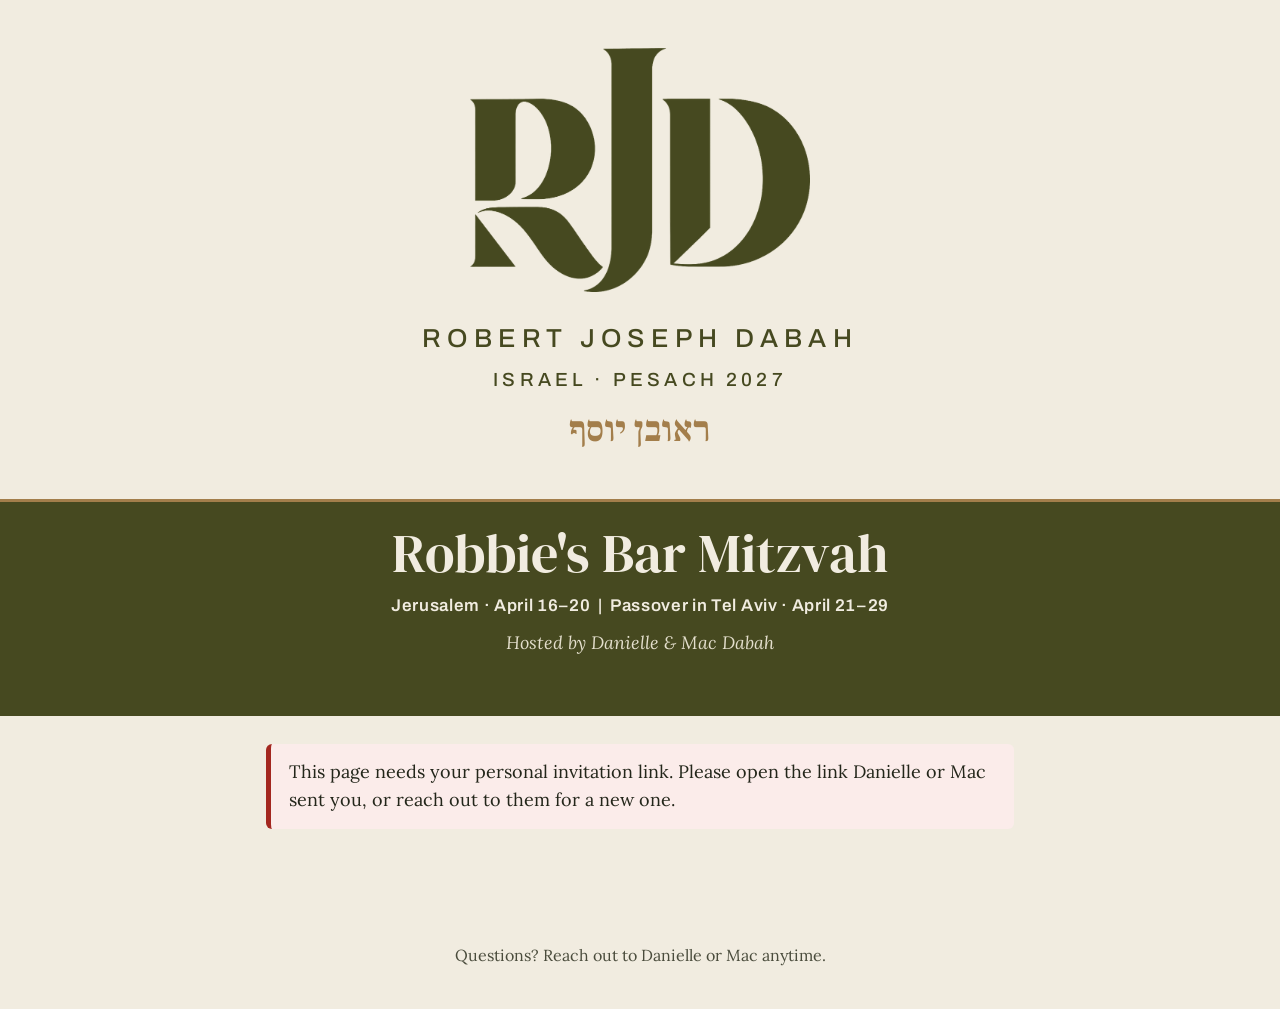
<file: index.html>
<!doctype html>
<html lang="en">
<head>
<meta charset="utf-8">
<meta name="viewport" content="width=device-width, initial-scale=1">
<title>Robbie's Bar Mitzvah</title>
<meta name="theme-color" content="#464920">
<link rel="icon" type="image/png" href="rsvp/img/favicon.png">
<script>location.replace('rsvp/' + location.search + location.hash);</script>
<meta http-equiv="refresh" content="0; url=rsvp/">
<style>body{background:#f1ece0;color:#464920;font-family:Georgia,serif;text-align:center;padding:60px 16px}</style>
</head>
<body><p>Taking you to the RSVP… <a href="rsvp/">continue</a></p></body>
</html>
</file>
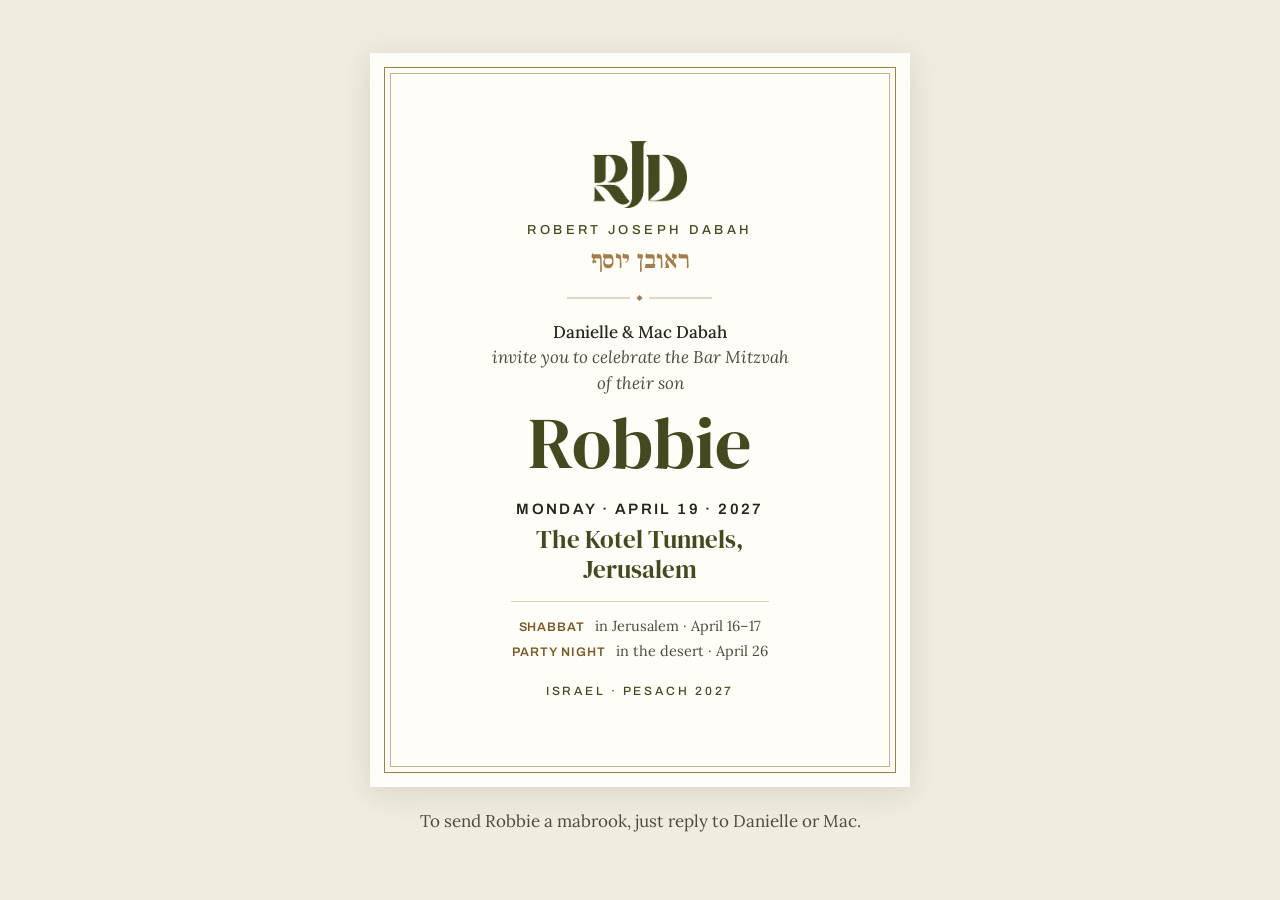
<file: invite/index.html>
<!doctype html>
<html lang="en">
<head>
<meta charset="utf-8">
<meta name="viewport" content="width=device-width, initial-scale=1">
<title>Robbie's Bar Mitzvah · Invitation</title>
<meta name="description" content="Danielle & Mac Dabah invite you to celebrate Robbie's Bar Mitzvah in Jerusalem, Monday, April 19, 2027.">
<meta name="theme-color" content="#464920">
<link rel="icon" type="image/png" href="../rsvp/img/favicon.png">
<link rel="apple-touch-icon" href="../rsvp/img/apple-touch-icon.png">
<meta property="og:type" content="website">
<meta property="og:url" content="https://robbiedabah.com/invite/">
<meta property="og:title" content="Robbie's Bar Mitzvah">
<meta property="og:description" content="Monday, April 19, 2027 · Jerusalem">
<meta property="og:image" content="https://robbiedabah.com/invite/robbie-invitation.png">
<meta property="og:image:width" content="1080">
<meta property="og:image:height" content="1350">
<meta name="twitter:card" content="summary_large_image">
<link rel="preconnect" href="https://fonts.googleapis.com">
<link rel="preconnect" href="https://fonts.gstatic.com" crossorigin>
<link href="https://fonts.googleapis.com/css2?family=Archivo:wght@500;600&family=DM+Serif+Display&family=Frank+Ruhl+Libre:wght@500;700&family=Lora:ital,wght@0,400;0,500;1,400&display=swap" rel="stylesheet">
<style>
  :root {
    --stone: #f1ece0; --paper: #fffdf8; --ink: #23261a; --ink-soft: #4a4c3c;
    --olive: #464920; --gold: #a37e4b; --gold-text: #7a5c2b; --line: #d9d1bd;
    --display: "DM Serif Display", Georgia, serif; --body: "Lora", Georgia, serif;
    --label: "Archivo", "Helvetica Neue", Arial, sans-serif; --hebrew: "Frank Ruhl Libre", "David", serif;
  }
  * { box-sizing: border-box; }
  html { -webkit-text-size-adjust: 100%; }
  body { margin: 0; background: var(--stone); color: var(--ink); font-family: var(--body); line-height: 1.5; }
  .wrap { min-height: 100vh; display: flex; flex-direction: column; align-items: center; justify-content: center; padding: 28px 16px 40px; }

  /* The card is a 4:5 sheet so the saved image fits a phone screen */
  .card {
    width: min(540px, 100%); aspect-ratio: 4 / 5; background: var(--paper);
    box-shadow: 0 6px 30px rgba(35, 38, 26, .12); position: relative;
    display: flex; flex-direction: column; align-items: center; justify-content: center; text-align: center;
    padding: 7% 9%;
  }
  .card::before, .card::after { content: ''; position: absolute; pointer-events: none; }
  .card::before { inset: 14px; border: 1.5px solid var(--gold); }
  .card::after { inset: 20px; border: .75px solid var(--gold); opacity: .6; }

  .logo { width: 30%; height: auto; display: block; margin: 0 auto 4%; }
  .fullname { font-family: var(--label); font-weight: 500; letter-spacing: .26em; text-transform: uppercase; color: var(--olive); font-size: clamp(11px, 2.4vw, 13px); margin: 0; }
  .hebrew { font-family: var(--hebrew); font-weight: 700; color: var(--gold); font-size: clamp(20px, 4.6vw, 25px); margin: 1% 0 0; line-height: 1.3; }
  .orn { width: 46%; height: 12px; margin: 5% auto; display: block; }
  .hosts { font-family: var(--body); font-style: italic; color: var(--ink-soft); font-size: clamp(14px, 3.3vw, 17px); margin: 0; }
  .hosts strong { font-style: normal; font-weight: 500; color: var(--ink); }
  .name { font-family: var(--display); font-weight: 400; color: var(--olive); font-size: clamp(46px, 13vw, 72px); line-height: 1; margin: 3.5% 0 1%; }
  .who { font-family: var(--body); font-style: italic; color: var(--ink-soft); font-size: clamp(13px, 3vw, 15px); margin: 0; }
  .date { font-family: var(--label); font-weight: 600; letter-spacing: .16em; text-transform: uppercase; color: var(--ink); font-size: clamp(12px, 2.9vw, 15px); margin: 5% 0 1%; }
  .place { font-family: var(--display); color: var(--olive); font-size: clamp(19px, 4.6vw, 25px); margin: 0; line-height: 1.2; }
  .more { margin: 5.5% 0 0; padding: 4% 0 0; border-top: 1px solid var(--line); width: 82%; }
  .more p { margin: 0 0 1.5%; font-size: clamp(12px, 2.8vw, 14.5px); color: var(--ink-soft); }
  .more b { font-family: var(--label); font-weight: 600; letter-spacing: .08em; text-transform: uppercase; font-size: .86em; color: var(--gold-text); margin-right: 6px; }
  .foot { font-family: var(--label); font-weight: 500; letter-spacing: .24em; text-transform: uppercase; color: var(--olive); font-size: clamp(10px, 2.2vw, 12px); margin: 5% 0 0; }

  .note { max-width: 540px; text-align: center; color: var(--ink-soft); font-size: 17px; margin: 22px 0 0; }

  /* Image mode: the card alone, edge to edge, for the saved picture */
  body.shot { background: var(--paper); }
  body.shot .wrap { padding: 0; min-height: 0; }
  body.shot .card { width: 540px; box-shadow: none; }
  body.shot .note { display: none; }
</style>
</head>
<body>
<main class="wrap">
  <article class="card" aria-label="Invitation to Robbie's Bar Mitzvah">
    <img class="logo" src="../rsvp/img/rjd-olive.png" alt="RJD monogram" width="900" height="645">
    <p class="fullname">Robert Joseph Dabah</p>
    <p class="hebrew" lang="he" dir="rtl">ראובן יוסף</p>
    <svg class="orn" viewBox="0 0 240 12" aria-hidden="true"><line x1="0" y1="6" x2="104" y2="6" stroke="#a37e4b" stroke-width="1"/><path d="M120 1 L125 6 L120 11 L115 6 Z" fill="#a37e4b"/><line x1="136" y1="6" x2="240" y2="6" stroke="#a37e4b" stroke-width="1"/></svg>
    <p class="hosts"><strong>Danielle &amp; Mac Dabah</strong><br>invite you to celebrate the Bar Mitzvah of their son</p>
    <h1 class="name">Robbie</h1>
    <p class="date">Monday · April 19 · 2027</p>
    <p class="place">The Kotel Tunnels, Jerusalem</p>
    <div class="more">
      <p><b>Shabbat</b> in Jerusalem · April 16–17</p>
      <p><b>Party Night</b> in the desert · April 26</p>
    </div>
    <p class="foot">Israel · Pesach 2027</p>
  </article>
  <p class="note">To send Robbie a mabrook, just reply to Danielle or Mac.</p>
</main>
<script>if (new URLSearchParams(location.search).has('shot')) document.body.classList.add('shot');</script>
</body>
</html>
</file>
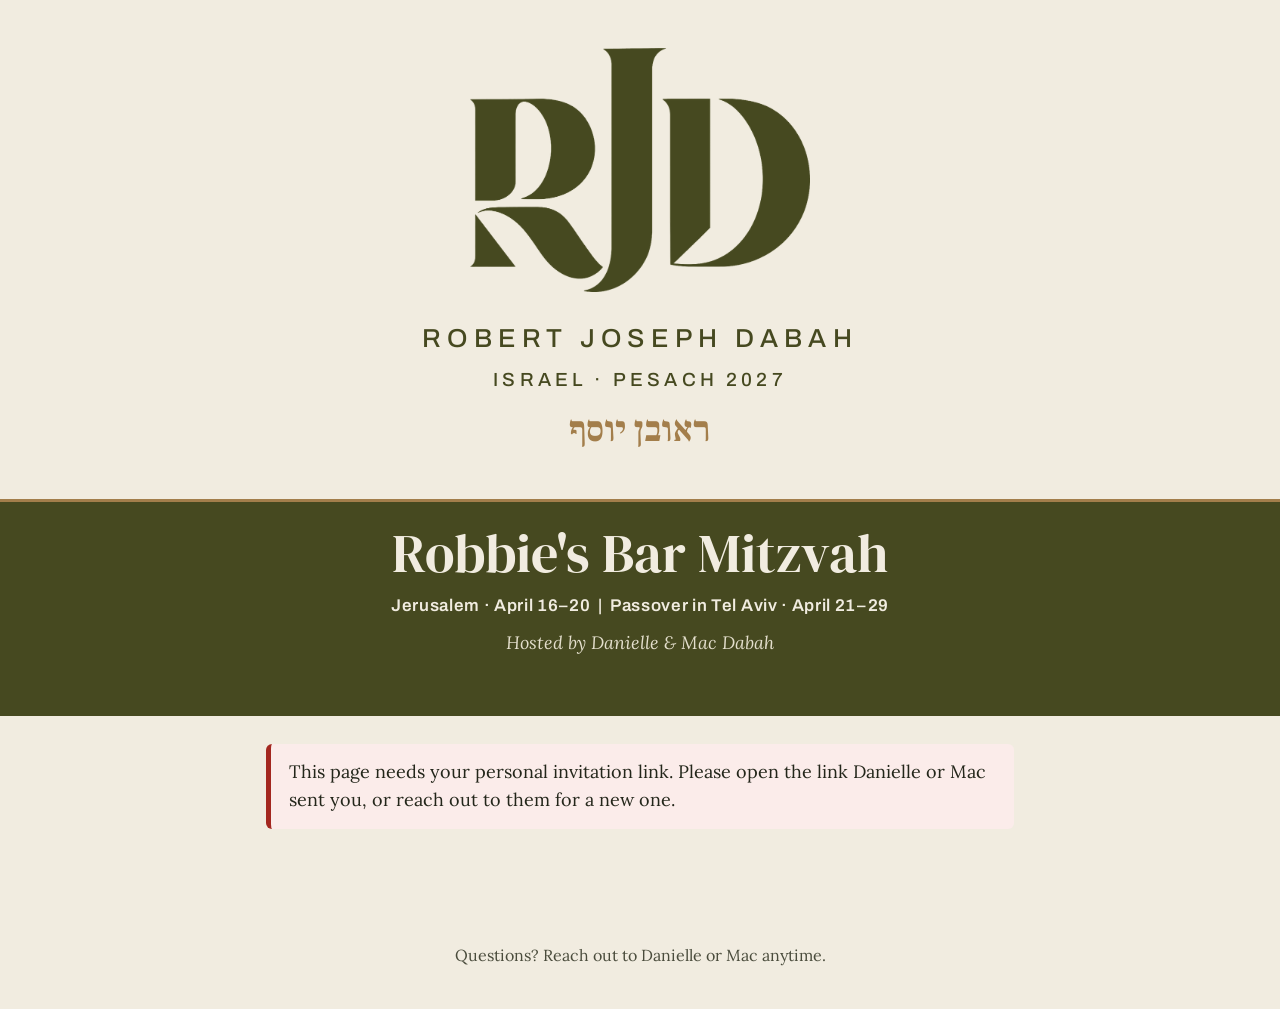
<file: rsvp/index.html>
<!doctype html>
<html lang="en">
<head>
<meta charset="utf-8">
<meta name="viewport" content="width=device-width, initial-scale=1">
<title>Robbie's Bar Mitzvah · RSVP</title>
<meta name="description" content="RSVP for Robbie's Bar Mitzvah in Jerusalem and Passover in Tel Aviv, April 2027.">
<meta name="theme-color" content="#464920">
<link rel="icon" type="image/png" href="img/favicon.png">
<link rel="apple-touch-icon" href="img/apple-touch-icon.png">
<meta property="og:title" content="Robbie's Bar Mitzvah">
<meta property="og:description" content="Jerusalem & Tel Aviv · April 2027">
<meta property="og:image" content="img/icon-512.png">
<link rel="preconnect" href="https://fonts.googleapis.com">
<link rel="preconnect" href="https://fonts.gstatic.com" crossorigin>
<link href="https://fonts.googleapis.com/css2?family=Archivo:wght@500;600;700&family=DM+Serif+Display&family=Frank+Ruhl+Libre:wght@700&family=Lora:ital,wght@0,400;0,600;1,400&display=swap" rel="stylesheet">
<link rel="stylesheet" href="style.css">
</head>
<body>

<header class="hero">
  <img class="logo" src="img/rjd-olive.png" alt="RJD monogram" width="900" height="645">
  <p class="fullname">Robert Joseph Dabah</p>
  <p class="place">Israel · Pesach 2027</p>
  <p class="hebrew" lang="he" dir="rtl">ראובן יוסף</p>
</header>
<div class="band">
  <h1>Robbie's Bar Mitzvah</h1>
  <p class="when">Jerusalem · April 16–20 &nbsp;|&nbsp; Passover in Tel Aviv · April 21–29</p>
  <p class="host">Hosted by Danielle &amp; Mac Dabah</p>
</div>

<main>
  <div id="noInvite" class="banner warn hidden" style="margin-top:28px">This page needs your personal invitation link. Please open the link Danielle or Mac sent you, or reach out to them for a new one.</div>

  <div id="wizard" class="hidden">

    <!-- ===== Welcome ===== -->
    <section class="card step" data-step="welcome" style="margin-top:-36px;position:relative">
      <p class="step-label" id="greeting">You're invited</p>
      <h2>Celebrate with us in Israel</h2>
      <p class="lede">Robbie becomes a Bar Mitzvah in Jerusalem on Monday, April 19, and we’d love for you to be there. Please reply by <strong>Tuesday, December 15</strong>.</p>
      <div class="field attend-field">
        <span class="label">Will you be joining us? <span class="req">*</span></span>
        <div class="choices" data-group="attending">
          <button type="button" class="choice" data-value="yes"><span class="dot"></span>Yes, we'll be there</button>
          <button type="button" class="choice" data-value="maybe"><span class="dot"></span>Hoping to, still figuring it out</button>
          <button type="button" class="choice" data-value="no"><span class="dot"></span>Sadly, we can't make it</button>
        </div>
      </div>
      <div class="hidden" id="declineBox">
        <div class="field">
          <label for="decline_note">We'll miss you. Would you like to leave a mabrook for Robbie and the family?</label>
          <textarea id="decline_note" maxlength="3000" placeholder="Optional"></textarea>
        </div>
        <div class="step-nav"><span class="spacer"></span><button type="button" class="btn" id="declineSend">Send</button></div>
        <p class="error-msg hidden" id="declineError"></p>
      </div>
      <div id="welcomeSchedule">
        <p class="hint hidden" id="schedHint" style="font-size:17px;margin:0 0 6px">Wonderful. Here’s the full schedule, so you can decide how much of it you’d like to join. When you’re ready, tap Next at the bottom.</p>
        <hr class="rule">
        <p class="lede">We begin with Shabbat in Jerusalem on Friday, April 16. Robbie becomes a Bar Mitzvah on Monday, April 19, two days before Passover, and the celebrations continue in Tel Aviv. Tap each section to see the details.</p>
        <details class="acc">
          <summary><span class="acc-t"><span class="acc-h">🎉 The Bar Mitzvah celebrations</span><span class="acc-sub">April 16–21, plus Party Night on April 26</span></span><span class="acc-i" aria-hidden="true"></span></summary>
          <div class="acc-body"><ul class="schedule" id="celebrationList"></ul></div>
        </details>
        <details class="acc">
          <summary><span class="acc-t"><span class="acc-h">🌊 Passover in Tel Aviv</span><span class="acc-sub">April 21–29 at the David InterContinental</span></span><span class="acc-i" aria-hidden="true"></span></summary>
          <div class="acc-body">
            <p class="acc-intro">We're staying on at the David InterContinental for the holiday. Join us for all of it, the first half, or the second half.</p>
            <ul class="schedule" id="passoverList"></ul>
          </div>
        </details>
        <p id="moneyNote" class="hint hidden" style="font-size:17px;margin-top:18px"></p>
        <p style="margin:22px 0 0">The rest of the RSVP takes about five minutes. Once it’s sent, you can come back to this same link anytime to make changes.</p>
        <div class="step-nav"><span class="spacer"></span><button type="button" class="btn" data-next id="welcomeNext">Next: your details</button></div>
      </div>
    </section>

    <!-- ===== Step 1 · Contact ===== -->
    <section class="card step" data-step="contact">
      <div class="progress" data-progress></div>
      <p class="step-label">Step 1 of 6</p>
      <h2><span class="ico">👋</span> Your details</h2>
      <p class="lede">The main contact for your family.</p>
      <p class="invite-for">Invitation for <strong id="familyLabel"></strong></p>
      <input type="hidden" id="household_name">
      <div class="field">
        <label for="contact_name">Your full name <span class="req">*</span></label>
        <input type="text" id="contact_name" maxlength="120" autocomplete="name">
      </div>
      <div class="grid2">
        <div class="field">
          <label for="email">Email <span class="req">*</span></label>
          <input type="email" id="email" maxlength="200" autocomplete="email">
        </div>
        <div class="field">
          <label for="phone">Mobile phone <span class="req">*</span></label>
          <input type="tel" id="phone" maxlength="40" autocomplete="tel" placeholder="+1 917 555 0100">
        </div>
      </div>
      <div class="step-nav"><button type="button" class="btn secondary" data-back>Back</button><button type="button" class="btn" data-next id="contactNext">Next: your party</button></div>
    </section>

    <!-- ===== Step 2 · Party ===== -->
    <section class="card step" data-step="party">
      <div class="progress" data-progress></div>
      <p class="step-label">Step 2 of 6</p>
      <h2><span class="ico">👨‍👩‍👧‍👦</span> Who's in your party</h2>
      <div class="banner" id="partyFor"></div>
      <p class="lede">List everyone traveling with you, including yourself. We need an email and mobile number for every adult, and for any child who has their own. We’re building a trip app, and everyone will get their own login for the schedule, flights and updates.</p>
      <span class="label">Adults</span>
      <div id="adults"></div>
      <button type="button" class="add-btn" id="addAdult">＋ Add an adult</button>
      <hr class="rule">
      <span class="label">Children</span>
      <div id="kids"></div>
      <button type="button" class="add-btn" id="addKid">＋ Add a child</button>
      <p class="party-total" id="partyTotal"></p>
      <div class="step-nav"><button type="button" class="btn secondary" data-back>Back</button><button type="button" class="btn" data-next>Next: your dates</button></div>
    </section>

    <!-- ===== Step 3 · Dates ===== -->
    <section class="card step" data-step="dates">
      <div class="progress" data-progress></div>
      <p class="step-label">Step 3 of 6</p>
      <h2><span class="ico">🗓️</span> Your dates</h2>
      <div id="datesBody">
        <div class="field">
          <span class="label">Do you know your travel dates yet? <span class="req">*</span></span>
          <div class="choices two" data-group="dates_known">
            <button type="button" class="choice" data-value="yes"><span class="dot"></span>Yes</button>
            <button type="button" class="choice" data-value="no"><span class="dot"></span>Not yet</button>
          </div>
        </div>
        <div id="datesYes" class="hidden">
          <div class="grid2">
            <div class="field">
              <label for="arrival_date">Arriving in Israel <span class="req">*</span></label>
              <input type="date" id="arrival_date" min="2027-04-01" max="2027-05-15">
            </div>
            <div class="field">
              <label for="departure_date">Leaving Israel <span class="req">*</span></label>
              <input type="date" id="departure_date" min="2027-04-01" max="2027-05-15">
            </div>
          </div>
          <p class="hint" id="dateHint">You're welcome from Friday, April 16, for Shabbat in Jerusalem. Passover ends Thursday night, April 29.</p>
        </div>
        <div id="datesNo" class="hidden">
          <div class="field">
            <span class="label">What are you planning? <span class="req">*</span></span>
            <div class="choices two" data-group="trip_plan">
              <button type="button" class="choice" data-value="bm_only"><span class="dot"></span>The Bar Mitzvah celebrations only</button>
              <button type="button" class="choice" data-value="passover_full"><span class="dot"></span>Bar Mitzvah + all of Passover</button>
              <button type="button" class="choice" data-value="passover_first"><span class="dot"></span>Bar Mitzvah + first half of Passover (about Apr 21–25)</button>
              <button type="button" class="choice" data-value="passover_second"><span class="dot"></span>Bar Mitzvah + second half of Passover (about Apr 25–29)</button>
              <button type="button" class="choice" data-value="unsure"><span class="dot"></span>Not sure yet</button>
            </div>
          </div>
          <div class="field hidden" id="interestField">
            <span class="label">Would you be interested in staying for Passover in Tel Aviv? <span class="req">*</span></span>
            <div class="choices" data-group="passover_interest">
              <button type="button" class="choice" data-value="yes"><span class="dot"></span>Yes</button>
              <button type="button" class="choice" data-value="maybe"><span class="dot"></span>Maybe</button>
              <button type="button" class="choice" data-value="no"><span class="dot"></span>No</button>
            </div>
          </div>
        </div>
        <hr class="rule">
        <div id="flightBlock">
        <div class="field">
          <span class="label">Have you booked your flights?</span>
          <div class="choices" data-group="flights_booked">
            <button type="button" class="choice" data-value="yes"><span class="dot"></span>Yes, all of us</button>
            <button type="button" class="choice" data-value="some"><span class="dot"></span>Some of us</button>
            <button type="button" class="choice" data-value="no"><span class="dot"></span>Not yet</button>
          </div>
          <p class="hint">No rush. After you send your RSVP, you can open this same link anytime to add or change your flights.</p>
        </div>
        <div id="flightBuilder" class="hidden">
          <div class="fl-section">
            <h3 class="fl-title">✈️ Arriving in Israel</h3>
            <div id="fl-arrive"></div>
            <button type="button" class="add-btn" data-addflight="arrive">＋ Add another arriving flight</button>
          </div>
          <div class="fl-section">
            <h3 class="fl-title">🛫 Leaving Israel</h3>
            <p class="hint fl-note">Haven't booked your way home yet? Leave this blank and add it later.</p>
            <div id="fl-depart"></div>
            <button type="button" class="add-btn" data-addflight="depart">＋ Add another departing flight</button>
          </div>
        </div>
        <datalist id="airlines"></datalist>
        <div class="field">
          <label for="flight_notes">Anything else about your travel? <span class="opt">(optional)</span></label>
          <textarea id="flight_notes" maxlength="1000" placeholder="For example, a connection through Paris, or grandparents flying in on a different day"></textarea>
        </div>
        <div class="field">
          <span class="label">Airport VIP service &amp; transfers</span>
          <div class="choices" data-group="wants_transfer">
            <button type="button" class="choice" data-value="yes"><span class="dot"></span>Yes, please book for us</button>
            <button type="button" class="choice" data-value="no"><span class="dot"></span>No, we'll handle it</button>
            <button type="button" class="choice" data-value="unsure"><span class="dot"></span>Not sure yet</button>
          </div>
          <p class="hint" id="transferHint">VIP meet-and-greet through the airport plus a private car to the hotel, arriving and departing.</p>
        </div>
        </div>
      </div>
      <div class="step-nav"><button type="button" class="btn secondary" data-back>Back</button><button type="button" class="btn" data-next id="datesNext">Next: hotels</button></div>
    </section>

    <!-- ===== Step 4 · Hotels ===== -->
    <section class="card step" data-step="hotels">
      <div class="progress" data-progress></div>
      <p class="step-label">Step 4 of 6</p>
      <h2><span class="ico">🏨</span> Hotels</h2>
      <p class="lede" id="hotelLede"></p>
      <div id="hotelBlocks"></div>
      <div class="field hidden" id="adjoinField">
        <span class="label">Do your rooms need to be adjoining?</span>
        <div class="choices" data-group="rooms_adjoining">
          <button type="button" class="choice" data-value="yes"><span class="dot"></span>Yes, they need to connect</button>
          <button type="button" class="choice" data-value="preferred"><span class="dot"></span>Would be nice</button>
          <button type="button" class="choice" data-value="no"><span class="dot"></span>Doesn't matter</button>
        </div>
      </div>
      <div class="field">
        <label for="room_notes">Anything else about your rooms?</label>
        <textarea id="room_notes" maxlength="1000" placeholder="Cribs, rollaway beds, high or low floor, accessibility"></textarea>
      </div>
      <div class="step-nav"><button type="button" class="btn secondary" data-back>Back</button><button type="button" class="btn" data-next>Next: events</button></div>
    </section>

    <!-- ===== Step 5 · Events ===== -->
    <section class="card step" data-step="events">
      <div class="progress" data-progress></div>
      <p class="step-label">Step 5 of 6</p>
      <h2><span class="ico">🎉</span> Which events will you join?</h2>
      <p class="lede">For each one, choose <strong>Everyone</strong>, <strong>Some of us</strong> (then tell us how many), or <strong>Skip</strong>.</p>
      <div class="key hidden" id="costKey">
        <span class="hosted">🎁 Hosted</span>
        <span class="pp" id="keyPP">🧾 Per-person price to follow</span>
      </div>
      <div class="quick">
        <p>Your whole party is coming to everything listed?</p>
        <button type="button" class="btn secondary" id="allEverything">We're in for everything</button>
      </div>
      <div id="eventsList"></div>
      <div class="step-nav"><button type="button" class="btn secondary" data-back>Back</button><button type="button" class="btn" data-next>Next: review</button></div>
    </section>

    <!-- ===== Step 6 · Review ===== -->
    <section class="card step review" data-step="review">
      <div class="progress" data-progress></div>
      <p class="step-label">Step 6 of 6</p>
      <h2><span class="ico">✅</span> Review &amp; send</h2>
      <div id="reviewBody"></div>
      <hr class="rule">
      <div class="field">
        <label for="notes">Questions or notes for us</label>
        <textarea id="notes" maxlength="3000" placeholder="Anything we should know"></textarea>
      </div>
      <div class="step-nav"><button type="button" class="btn secondary" data-back>Back</button><button type="button" class="btn" id="submitBtn">Send my RSVP</button></div>
      <p class="error-msg hidden" id="submitError"></p>
    </section>

    <p class="error-msg hidden" id="stepError" style="text-align:center"></p>
  </div>

  <!-- ===== Event-only invite (short form) ===== -->
  <section class="card hidden" id="eventOnly" style="margin-top:-36px;position:relative">
    <p class="step-label">You're invited</p>
    <h2 id="eoTitle">Please join us</h2>
    <p class="lede" id="eoLede"></p>
    <div id="eoEvents"></div>
    <hr class="rule">
    <div class="field">
      <label for="eo_name">Your name <span class="req">*</span></label>
      <input type="text" id="eo_name" maxlength="120" autocomplete="name">
    </div>
    <div class="grid2">
      <div class="field"><label for="eo_phone">Mobile</label><input type="tel" id="eo_phone" maxlength="40" autocomplete="tel"></div>
      <div class="field"><label for="eo_email">Email</label><input type="email" id="eo_email" maxlength="200" autocomplete="email"></div>
    </div>
    <p class="hint" style="margin-top:-8px">Optional, just in case we need to reach you.</p>
    <div class="field" style="margin-top:18px">
      <label for="eo_notes">A note for Robbie and the family, or anything we should know</label>
      <textarea id="eo_notes" maxlength="3000"></textarea>
    </div>
    <div class="step-nav"><span class="spacer"></span><button type="button" class="btn" id="eoSubmit">Send my RSVP</button></div>
    <p class="error-msg hidden" id="eoError"></p>
  </section>

  <section class="card thanks hidden" id="thanks" style="margin-top:-36px;position:relative">
    <h2><span class="ico">🎉</span> Thank you</h2>
    <p id="thanksMsg">We've got your RSVP.</p>
    <p>If anything changes, just open this same link again to update your RSVP.</p>
  </section>

  <section class="card review hidden" id="received" style="margin-top:-36px;position:relative">
    <p class="step-label">Welcome back</p>
    <h2><span class="ico">✅</span> We have your RSVP</h2>
    <p class="lede">Here’s what you sent us. Plans change, so you can update it here anytime.</p>
    <div class="step-nav" style="margin:0 0 18px"><span class="spacer"></span><button type="button" class="btn" id="changeRsvpBtn">✏️ Change my RSVP</button></div>
    <p class="saved-msg hidden" id="flightsSaved">✓ Your flights are saved.</p>
    <div id="receivedBody"></div>
    <div id="flightsCta" class="hidden">
      <hr class="rule">
      <p style="margin:0 0 14px">Booked your flights, or need to change them? You can update them here anytime.</p>
      <button type="button" class="btn" id="editFlightsBtn">✈️ Add or update flights</button>
    </div>
  </section>

  <section class="card hidden" id="flightsOnly" style="margin-top:-36px;position:relative">
    <p class="step-label">Your flights</p>
    <h2><span class="ico">✈️</span> Add or update flights</h2>
    <p class="lede">Only your flights and airport transfers change here. The rest of your RSVP stays as it is.</p>
    <div id="flightsOnlyBody"></div>
    <div class="step-nav"><button type="button" class="btn secondary" id="flightsCancel">Cancel</button><button type="button" class="btn" id="flightsSave">Save my flights</button></div>
    <p class="error-msg hidden" id="flightsError"></p>
  </section>
</main>

<footer>Questions? Reach out to Danielle or Mac anytime.</footer>

<script>
const SUPABASE_URL = 'https://khzwtkdzeygvbodtkovr.supabase.co';
const SUPABASE_KEY = 'sb_publishable_taprzRIuug3k_cv_4enseg_sr6SBBq1';
const CODE_KEY = 'robbie_invite_code';
const STEPS = ['welcome', 'contact', 'party', 'dates', 'hotels', 'events', 'review'];

const HOTELS = {
  jerusalem: {
    key: 'hotel_jerusalem', name: 'King David Hotel', city: 'Jerusalem', dates: 'Fri, April 16 – Tue, April 20',
    types: ['Deluxe Room, New City view', 'Deluxe Room, Old City view', 'Family Room (up to 4)', 'Garden Room', 'Junior Suite', 'Mini Suite', 'Executive Suite']
  },
  telaviv: {
    key: 'hotel_telaviv', name: 'David InterContinental', city: 'Tel Aviv', dates: 'From Tue, April 20, through Passover',
    types: ['Classic Room', 'Classic Room + child', 'Premium Executive Room', 'Premium Club Room', 'Jaffa Suite', 'Mediterranean Suite', 'Royal Suite', 'Presidential Suite']
  }
};
const DAY_LABELS = {
  '2027-04-16': 'Shabbat · Jerusalem', '2027-04-17': 'Shabbat · Jerusalem', '2027-04-18': 'Jerusalem', '2027-04-19': 'Bar Mitzvah Day · Jerusalem', '2027-04-20': 'Jerusalem to Tel Aviv',
  '2027-04-21': 'Erev Pesach · Tel Aviv', '2027-04-22': 'First day of Passover', '2027-04-23': 'Second day of Passover · Shabbat begins',
  '2027-04-24': 'Shabbat Chol Hamoed', '2027-04-25': 'Chol Hamoed', '2027-04-26': 'Chol Hamoed', '2027-04-27': 'Chol Hamoed · last days begin at night',
  '2027-04-28': 'Seventh day of Passover', '2027-04-29': 'Last day of Passover · holiday ends at night'
};

const $ = (id) => document.getElementById(id);
const state = { attending: null, dates_known: null, trip_plan: null, passover_interest: null, flights_booked: null, wants_transfer: null,
  hotel_jerusalem: null, hotel_telaviv: null, rooms_adjoining: null, rooms: { jerusalem: [], telaviv: [] }, events: {}, flights: [] };
let EVENTS = [];
let inviteCode = null, hasRsvp = false, stepIdx = 0;
let PAYS = { rooms: false, transfers: false, meals: false, activities: false };

function rpc(fn, body) {
  return fetch(`${SUPABASE_URL}/rest/v1/rpc/${fn}`, {
    method: 'POST', headers: { apikey: SUPABASE_KEY, 'Content-Type': 'application/json' }, body: JSON.stringify(body)
  }).then(async (r) => {
    const data = await r.json().catch(() => null);
    if (!r.ok) throw new Error((data && data.message) || 'Something went wrong');
    return data;
  });
}
function lsGet(k) { try { return localStorage.getItem(k); } catch (e) { return null; } }
function lsSet(k, v) { try { localStorage.setItem(k, v); } catch (e) {} }
function esc(s) { return String(s ?? '').replace(/[&<>"']/g, c => ({ '&': '&amp;', '<': '&lt;', '>': '&gt;', '"': '&quot;', "'": '&#39;' }[c])); }
function fmtShort(iso) { const d = new Date(iso + 'T12:00:00'); return d.toLocaleDateString('en-US', { weekday: 'short', month: 'short', day: 'numeric' }); }
function fmtLong(iso) { const d = new Date(iso + 'T12:00:00'); return d.toLocaleDateString('en-US', { weekday: 'long', month: 'long', day: 'numeric' }); }
function plural(n, one, many) { return `${n} ${n === 1 ? one : many}`; }

/* ---------- money wording (only for families paying for something) ---------- */
function anyPaid() { return PAYS.rooms || PAYS.transfers || PAYS.meals || PAYS.activities; }
function joinList(a) { return a.length < 2 ? a.join('') : a.slice(0, -1).join(', ') + ' and ' + a[a.length - 1]; }
function costLine(e) {
  if (!anyPaid()) return '';
  if (e.cost_type === 'hosted') return '<p class="cost hosted">🎁 Hosted</p>';
  if (e.comp_category && PAYS[e.comp_category]) return '<p class="cost pp">🧾 Per-person price to follow</p>';
  return '';
}
function applyWording() {
  const paid = anyPaid();
  $('costKey').classList.toggle('hidden', !paid);
  $('keyPP').classList.toggle('hidden', !(PAYS.meals || PAYS.activities));
  if (paid) {
    const items = [];
    if (PAYS.meals && PAYS.activities) items.push('the Passover meals and activities you sign up for');
    else if (PAYS.meals) items.push('the Passover meals you sign up for');
    else if (PAYS.activities) items.push('the Passover activities you sign up for');
    if (PAYS.rooms) items.push('your hotel rooms');
    if (PAYS.transfers) items.push('airport VIP service and transfers');
    $('moneyNote').textContent = `The Bar Mitzvah celebrations are hosted. Once the numbers are final, we’ll send you pricing for ${joinList(items)}. Nothing you choose here is a commitment yet.`;
    $('moneyNote').classList.remove('hidden');
  }
  if (PAYS.transfers) $('transferHint').textContent = 'VIP meet-and-greet through the airport plus a private car to the hotel, arriving and departing. Priced per family.';
}

/* ---------- segmented choices ---------- */
function clearErrors() { ['stepError', 'declineError', 'flightsError'].forEach(id => $(id) && $(id).classList.add('hidden')); }
document.addEventListener('input', (e) => { if (e.target.classList) e.target.classList.remove('invalid'); clearErrors(); });
function setChoice(group, value) {
  state[group] = value; clearErrors();
  document.querySelectorAll(`.choices[data-group="${group}"]`).forEach(g => {
    g.classList.remove('invalid');
    g.querySelectorAll('.choice').forEach(b => b.setAttribute('aria-pressed', b.dataset.value === value ? 'true' : 'false'));
  });
  refreshDatesStep();
}
document.addEventListener('click', (e) => {
  const b = e.target.closest('.choices[data-group] .choice'); if (!b) return;
  setChoice(b.closest('.choices').dataset.group, b.dataset.value);
});

/* ---------- party ---------- */
function addPerson(isChild, data = {}, isYou = false) {
  const card = document.createElement('div');
  card.className = 'person-card ' + (isChild ? 'child' : 'adult');
  if (isYou) card.dataset.you = '1';
  card.innerHTML = `
    ${isYou ? '<p class="you">You</p>' : ''}
    <div class="pc-top">
      <div><label>Full name</label><input type="text" class="p-name" maxlength="120" value="${esc(data.full_name)}"></div>
      ${isChild ? `<div><label>Age in Apr 2027</label><input type="number" class="p-age" min="0" max="25" inputmode="numeric" value="${data.age ?? ''}"></div>` : ''}
      ${isYou ? '<span></span>' : '<button type="button" class="icon-btn" aria-label="Remove">✕</button>'}
    </div>
    <div class="pc-contact">
      <div><label>Email${isChild ? ' (if they have their own)' : ' <span class="req">*</span>'}</label><input type="email" class="p-email" maxlength="200" autocomplete="off" value="${esc(data.email)}"></div>
      <div><label>Mobile${isChild ? ' (if they have their own)' : ' <span class="req">*</span>'}</label><input type="tel" class="p-phone" maxlength="40" autocomplete="off" value="${esc(data.phone)}"></div>
    </div>`;
  const rm = card.querySelector('.icon-btn');
  if (rm) rm.onclick = () => { card.remove(); updateParty(); };
  card.querySelectorAll('input').forEach(i => i.addEventListener('input', updateParty));
  $(isChild ? 'kids' : 'adults').appendChild(card);
  updateParty();
  return card;
}
function getMembers() {
  const out = [];
  document.querySelectorAll('#adults .person-card, #kids .person-card').forEach(c => {
    const n = c.querySelector('.p-name').value.trim(); if (!n) return;
    const isChild = c.classList.contains('child');
    const a = isChild ? c.querySelector('.p-age').value : '';
    out.push({ full_name: n, is_child: isChild, age: a === '' ? null : parseInt(a, 10),
      email: c.querySelector('.p-email').value.trim(), phone: c.querySelector('.p-phone').value.trim() });
  });
  return out;
}
function counts() { const m = getMembers(); return { adults: m.filter(x => !x.is_child).length, kids: m.filter(x => x.is_child).length }; }
function updateParty() {
  const c = counts(), t = c.adults + c.kids;
  $('partyTotal').textContent = t ? `${plural(t, 'person', 'people')} · ${plural(c.adults, 'adult', 'adults')}, ${plural(c.kids, 'child', 'children')}` : '';
  Object.entries(state.events).forEach(([id, r]) => {
    if (r.choice === 'some') { r.adults = Math.min(r.adults, c.adults); r.kids = Math.min(r.kids, c.kids); renderSome(id); }
  });
}
function syncYou() {
  let you = document.querySelector('#adults .person-card[data-you]');
  if (!you) you = addPerson(false, {}, true);
  const set = (sel, v) => { const i = you.querySelector(sel); if (!i.value.trim() || i.dataset.auto === '1') { i.value = v; i.dataset.auto = '1'; } };
  set('.p-name', $('contact_name').value.trim()); set('.p-email', $('email').value.trim()); set('.p-phone', $('phone').value.trim());
  you.querySelectorAll('input').forEach(i => i.addEventListener('input', () => { i.dataset.auto = '0'; }, { once: true }));
  updateParty();
}
$('addAdult').onclick = () => addPerson(false).querySelector('input').focus();
$('addKid').onclick = () => addPerson(true).querySelector('input').focus();

/* ---------- dates logic ---------- */
function refreshDatesStep() {
  const coming = state.attending && state.attending !== 'no';
  $('declineBox').classList.toggle('hidden', state.attending !== 'no');
  $('welcomeSchedule').classList.toggle('hidden', state.attending === 'no');
  $('schedHint').classList.toggle('hidden', !(state.attending === 'yes' || state.attending === 'maybe'));
  $('datesYes').classList.toggle('hidden', state.dates_known !== 'yes');
  $('datesNo').classList.toggle('hidden', state.dates_known !== 'no');
  $('interestField').classList.toggle('hidden', !(state.trip_plan === 'bm_only' || state.trip_plan === 'unsure'));
  $('datesNext').textContent = state.attending === 'no' ? 'Next: review' : 'Next: hotels';
  const showFl = flightsOn();
  $('flightBuilder').classList.toggle('hidden', !showFl);
  if (showFl && ['arrive', 'depart'].some(d => !state.flights.some(l => l.dir === d))) {
    readFlights();
    ['arrive', 'depart'].forEach(d => { if (!state.flights.some(l => l.dir === d)) state.flights.push(blankLeg(d, true)); });
    paintFlights();
  }
}
function stay() {
  if (state.dates_known === 'yes' && $('arrival_date').value && $('departure_date').value)
    return { from: $('arrival_date').value, to: $('departure_date').value };
  return null;
}
function inPassover() {
  const s = stay();
  if (s) return s.to >= '2027-04-21';
  if (['passover_full', 'passover_first', 'passover_second', 'unsure'].includes(state.trip_plan)) return true;
  return state.trip_plan === 'bm_only' && (state.passover_interest === 'yes' || state.passover_interest === 'maybe');
}
function inJerusalem() { const s = stay(); return s ? (s.from <= '2027-04-20' && s.to >= '2027-04-16') : true; }

/* ---------- flights ---------- */
const AIRLINES = ['El Al', 'United', 'Delta', 'American', 'Arkia', 'Israir', 'JetBlue', 'Lufthansa', 'British Airways', 'Air France', 'KLM', 'Swiss', 'Austrian', 'ITA Airways', 'Aegean', 'Turkish Airlines', 'Emirates', 'Air Canada', 'Virgin Atlantic', 'LOT'];
$('airlines').innerHTML = AIRLINES.map(a => `<option value="${esc(a)}">`).join('');
function flightsOn() { return state.flights_booked === 'yes' || state.flights_booked === 'some'; }
function blankLeg(dir, everyone) { return { dir, airline: '', number: '', date: '', time: '', airport: '', everyone: !!everyone, who: [] }; }
function legFilled(l) { return !!(l.airline || l.number || l.date || l.time || l.airport); }
function partyNames() { return getMembers().map(m => m.full_name); }
function fmtTime(t) { if (!t) return ''; const [h, m] = t.split(':').map(Number); return `${((h + 11) % 12) + 1}:${String(m).padStart(2, '0')} ${h < 12 ? 'AM' : 'PM'}`; }
function flightCard(l, i, n, names, total) {
  const arr = l.dir === 'arrive';
  const on = l.everyone ? new Set(names) : new Set(l.who);
  return `<div class="flight-card" data-i="${i}">
    <div class="fc-head"><span class="fc-n">${arr ? 'Arriving' : 'Departing'} flight${total > 1 ? ' ' + (n + 1) : ''}</span>
      ${total > 1 ? '<button type="button" class="icon-btn" data-rmflight aria-label="Remove this flight">✕</button>' : ''}</div>
    <div class="fc-grid">
      <div><label>Airline</label><input type="text" class="f-airline" list="airlines" maxlength="60" value="${esc(l.airline)}"></div>
      <div><label>Flight number</label><input type="text" class="f-number" maxlength="12" placeholder="e.g. LY 8" autocapitalize="characters" value="${esc(l.number)}"></div>
      <div><label>${arr ? 'Landing date' : 'Departure date'}</label><input type="date" class="f-date" min="2027-04-01" max="2027-05-15" value="${esc(l.date)}"></div>
      <div><label>${arr ? 'Landing time' : 'Takeoff time'}</label><input type="time" class="f-time" value="${esc(l.time)}"></div>
      <div class="span2"><label>${arr ? 'Flying from' : 'Flying to'} <span class="opt">(optional)</span></label><input type="text" class="f-airport" maxlength="60" placeholder="City or airport, e.g. JFK" value="${esc(l.airport)}"></div>
    </div>
    ${names.length > 1 ? `<span class="label fc-who">Who's on this flight?</span>
      <div class="who-boxes">${names.map(nm => `<label class="who"><input type="checkbox" value="${esc(nm)}" ${on.has(nm) ? 'checked' : ''}> ${esc(nm)}</label>`).join('')}</div>` : ''}
  </div>`;
}
function paintFlights() {
  const names = partyNames();
  ['arrive', 'depart'].forEach(dir => {
    const legs = state.flights.map((l, i) => ({ l, i })).filter(x => x.l.dir === dir);
    $('fl-' + dir).innerHTML = legs.map(({ l, i }, n) => flightCard(l, i, n, names, legs.length)).join('');
  });
}
function readFlights() {
  document.querySelectorAll('.flight-card').forEach(c => {
    const l = state.flights[+c.dataset.i]; if (!l) return;
    l.airline = c.querySelector('.f-airline').value.trim();
    l.number = c.querySelector('.f-number').value.replace(/\s+/g, '').toUpperCase();
    l.date = c.querySelector('.f-date').value;
    l.time = c.querySelector('.f-time').value;
    l.airport = c.querySelector('.f-airport').value.trim();
    const boxes = [...c.querySelectorAll('.who input')];
    if (boxes.length) { const ck = boxes.filter(b => b.checked).map(b => b.value); l.everyone = ck.length === boxes.length; l.who = l.everyone ? [] : ck; }
    else { l.everyone = true; l.who = []; }
  });
}
function flightLegs() { readFlights(); return flightsOn() ? state.flights.filter(legFilled).map(l => ({ ...l })) : []; }
function validateFlights(bad) {
  if (!flightsOn()) return null;
  readFlights();
  let msg = null;
  document.querySelectorAll('.flight-card').forEach(c => {
    const l = state.flights[+c.dataset.i]; if (!l || !legFilled(l)) return;
    if (!l.number) bad(c.querySelector('.f-number'));
    if (!l.date) bad(c.querySelector('.f-date'));
    if (!l.time) bad(c.querySelector('.f-time'));
    const boxes = c.querySelector('.who-boxes');
    if (boxes && !boxes.querySelector('input:checked')) { bad(boxes); msg = 'Please tick who is on each flight.'; }
  });
  if (!state.flights.some(l => legFilled(l))) {
    const c = document.querySelector('#fl-arrive .flight-card');
    if (c) bad(c.querySelector('.f-number'));
    msg = 'Please add at least one flight, or choose “Not yet.”';
  }
  return msg;
}
document.addEventListener('click', (e) => {
  const add = e.target.closest('[data-addflight]');
  if (add) {
    readFlights(); state.flights.push(blankLeg(add.dataset.addflight, false)); paintFlights();
    const cards = document.querySelectorAll(`#fl-${add.dataset.addflight} .flight-card`);
    cards[cards.length - 1].querySelector('input').focus();
    return;
  }
  const rm = e.target.closest('[data-rmflight]');
  if (rm) { readFlights(); state.flights.splice(+rm.closest('.flight-card').dataset.i, 1); paintFlights(); }
});
document.addEventListener('change', (e) => { if (e.target.closest('.who-boxes')) e.target.closest('.who-boxes').classList.remove('invalid'); });
function legLine(l) {
  const who = l.everyone ? '' : ` · ${esc(joinList(l.who))}`;
  return `<li>${l.dir === 'arrive' ? '✈️ Arriving' : '🛫 Leaving'} ${l.date ? fmtShort(l.date) : ''}${l.time ? ' at ' + fmtTime(l.time) : ''} · ${esc([l.airline, l.number].filter(Boolean).join(' '))}${l.airport ? ` ${l.dir === 'arrive' ? 'from' : 'to'} ${esc(l.airport)}` : ''}${who}</li>`;
}

/* ---------- hotels ---------- */
function renderHotels() {
  const show = { jerusalem: inJerusalem(), telaviv: inPassover() };
  $('hotelLede').textContent = (PAYS.rooms
    ? 'We’re holding a group block at both hotels. Rooms are booked through our planner and billed to you, and we’ll share rates separately.'
    : 'We’re holding a group block at both hotels. Tell us what you’d like and we’ll take care of the booking.')
    + (show.jerusalem && show.telaviv ? '' : ' We’re only showing the hotel that matches your dates.');
  const wrap = $('hotelBlocks'); wrap.innerHTML = '';
  ['jerusalem', 'telaviv'].forEach(h => {
    if (!show[h]) return;
    const H = HOTELS[h];
    const div = document.createElement('div'); div.className = 'hotel-block'; div.id = 'hb-' + h;
    div.innerHTML = `<h3>${H.name}, ${H.city}</h3><p class="hd">${H.dates}</p>
      <span class="label">Would you like a room here?</span>
      <div class="choices" data-group="${H.key}">
        <button type="button" class="choice" data-value="yes"><span class="dot"></span>Yes, please</button>
        <button type="button" class="choice" data-value="no"><span class="dot"></span>No, we have our own plans</button>
        <button type="button" class="choice" data-value="unsure"><span class="dot"></span>Not sure yet</button>
      </div>
      <div class="room-builder hidden">
        <div class="stepper" style="margin-bottom:14px"><span class="label">How many rooms?</span>
          <button type="button" data-rooms="-1" aria-label="Fewer rooms">−</button><output>1</output>
          <button type="button" data-rooms="1" aria-label="More rooms">＋</button></div>
        <div class="room-rows"></div>
      </div>`;
    wrap.appendChild(div);
    div.querySelectorAll('.choice').forEach(b => b.setAttribute('aria-pressed', state[H.key] === b.dataset.value ? 'true' : 'false'));
    div.querySelectorAll('[data-rooms]').forEach(b => b.onclick = () => {
      readRooms(); const list = state.rooms[h];
      if (b.dataset.rooms === '1' && list.length < 8) list.push({ type: '', who: '' });
      if (b.dataset.rooms === '-1' && list.length > 1) list.pop();
      paintRooms(h);
    });
    paintRooms(h);
  });
}
function paintRooms(h) {
  const div = $('hb-' + h); if (!div) return;
  const H = HOTELS[h], want = state[H.key] === 'yes' || state[H.key] === 'unsure';
  div.querySelector('.room-builder').classList.toggle('hidden', !want);
  if (want && !state.rooms[h].length) state.rooms[h].push({ type: '', who: '' });
  div.querySelector('output').textContent = state.rooms[h].length;
  div.querySelector('.room-rows').innerHTML = state.rooms[h].map((r, i) => `
    <div class="room-row"><span class="rn">${i + 1}</span>
      <select class="r-type" aria-label="Room ${i + 1} type">
        <option value="">Room type…</option>
        ${H.types.map(t => `<option ${r.type === t ? 'selected' : ''}>${esc(t)}</option>`).join('')}
        <option value="Not sure, please suggest" ${r.type === 'Not sure, please suggest' ? 'selected' : ''}>Not sure, please suggest</option>
      </select>
      <input type="text" class="r-who" maxlength="200" placeholder="Who's in this room? (optional)" value="${esc(r.who)}">
    </div>`).join('');
  updateAdjoin();
}
function readRooms() {
  ['jerusalem', 'telaviv'].forEach(h => {
    const div = $('hb-' + h); if (!div) return;
    state.rooms[h] = [...div.querySelectorAll('.room-row')].map(r => ({ type: r.querySelector('.r-type').value, who: r.querySelector('.r-who').value.trim() }));
  });
}
function updateAdjoin() {
  const multi = ['jerusalem', 'telaviv'].some(h => $('hb-' + h) && (state[HOTELS[h].key] === 'yes' || state[HOTELS[h].key] === 'unsure') && state.rooms[h].length > 1);
  $('adjoinField').classList.toggle('hidden', !multi);
}
document.addEventListener('click', (e) => {
  const g = e.target.closest('.hotel-block .choices'); if (!g) return;
  readRooms(); paintRooms(g.closest('.hotel-block').id.slice(3));
});

/* ---------- events ---------- */
function passoverWindow() {
  const s = stay(); if (s) return s;
  if (state.trip_plan === 'passover_first') return { from: '2027-04-01', to: '2027-04-25' };
  if (state.trip_plan === 'passover_second') return { from: '2027-04-25', to: '2027-05-15' };
  return null;
}
function visibleEvents() {
  const w = passoverWindow(), pass = inPassover();
  return EVENTS.filter(e => e.cost_type === 'hosted' || (pass && (!w || (e.event_date >= w.from && e.event_date <= w.to))));
}
function eventCard(e, s) {
  const outside = s && (e.event_date < s.from || e.event_date > s.to);
  return `<div class="event" id="ev-${e.id}">
    <div class="event-top"><span class="emoji">${e.emoji}</span><div style="flex:1">
      <p class="meta">${fmtLong(e.event_date)}${e.time_label ? ' · ' + esc(e.time_label) : ''}</p>
      <h3>${esc(e.title)}</h3>
      <p class="meta" style="color:var(--ink-soft)">${esc(e.place || '')}</p>
      ${outside ? '<p class="outside">Outside your travel dates, but you’re welcome to join</p>' : ''}
      <p class="desc">${esc(e.description)}</p>
      ${costLine(e)}
    </div></div>
    <div class="choices" data-event="${e.id}">
      <button type="button" class="choice" data-value="all"><span class="dot"></span>Everyone</button>
      <button type="button" class="choice" data-value="some"><span class="dot"></span>Some of us</button>
      <button type="button" class="choice" data-value="none"><span class="dot"></span>Skip</button>
    </div>
    <div class="some-box" id="some-${e.id}">
      <div class="stepper"><span class="label">Adults</span><button type="button" data-k="adults" data-d="-1" aria-label="Fewer adults">−</button><output data-o="adults">0</output><button type="button" data-k="adults" data-d="1" aria-label="More adults">＋</button></div>
      <div class="stepper"><span class="label">Kids</span><button type="button" data-k="kids" data-d="-1" aria-label="Fewer kids">−</button><output data-o="kids">0</output><button type="button" data-k="kids" data-d="1" aria-label="More kids">＋</button></div>
    </div></div>`;
}
function renderEvents() {
  const s = stay(), w = passoverWindow(), vis = visibleEvents();
  const cel = vis.filter(e => e.cost_type === 'hosted'), pas = vis.filter(e => e.cost_type !== 'hosted');
  let html = `<h3 class="section-title">The Bar Mitzvah celebrations</h3><p class="section-sub">April 16–26, in Jerusalem and Tel Aviv.</p>`
    + cel.map(e => eventCard(e, s)).join('');
  if (pas.length) {
    html += `<hr class="rule"><h3 class="section-title">Passover in Tel Aviv</h3><p class="section-sub">At the David InterContinental${w ? ', for the part of the holiday you\u2019ll be with us' : ''}.</p>`;
    let last = '';
    pas.forEach(e => {
      if (e.event_date !== last) { html += `<p class="step-label" style="margin-top:18px">${fmtLong(e.event_date)} · ${esc(DAY_LABELS[e.event_date] || '')}</p>`; last = e.event_date; }
      html += eventCard(e, s);
    });
  }
  $('eventsList').innerHTML = html;
  Object.keys(state.events).forEach(paintEvent);
}
$('eventsList').addEventListener('click', (ev) => {
  const c = ev.target.closest('.choices[data-event] .choice');
  if (c) { setEvent(c.closest('.choices').dataset.event, c.dataset.value); return; }
  const b = ev.target.closest('button[data-k]'); if (!b) return;
  const id = b.closest('.some-box').id.slice(5), r = state.events[id], cn = counts();
  const max = b.dataset.k === 'adults' ? cn.adults : cn.kids;
  r[b.dataset.k] = Math.max(0, Math.min(max, r[b.dataset.k] + parseInt(b.dataset.d, 10)));
  renderSome(id);
});
function setEvent(id, choice) {
  const prev = state.events[id] || { adults: 0, kids: 0 };
  if (choice === 'some' && prev.choice !== 'some') { const c = counts(); prev.adults = c.adults; prev.kids = c.kids; }
  state.events[id] = { ...prev, choice };
  paintEvent(id);
}
function paintEvent(id) {
  const r = state.events[id], g = document.querySelector(`.choices[data-event="${id}"]`);
  if (!g || !r) return;
  g.classList.remove('invalid');
  g.querySelectorAll('.choice').forEach(b => b.setAttribute('aria-pressed', b.dataset.value === r.choice ? 'true' : 'false'));
  $('ev-' + id).classList.add('answered');
  $('some-' + id).classList.toggle('show', r.choice === 'some');
  renderSome(id);
}
function renderSome(id) {
  const r = state.events[id], box = $('some-' + id); if (!box || !r) return;
  box.querySelector('[data-o=adults]').textContent = r.adults;
  box.querySelector('[data-o=kids]').textContent = r.kids;
}
$('allEverything').onclick = () => visibleEvents().forEach(e => setEvent(e.id, 'all'));

/* ---------- validation per step ---------- */
function validateStep(name) {
  let first = null;
  const bad = (el) => { el.classList.add('invalid'); first ||= el; };
  document.querySelectorAll(`[data-step="${name}"] .invalid`).forEach(el => el.classList.remove('invalid'));
  let msg = 'Please fill in the highlighted items.';
  if (name === 'contact') {
    ['contact_name', 'phone'].forEach(k => { if (!$(k).value.trim()) bad($(k)); });
    if (!/^[^\s@]+@[^\s@]+\.[^\s@]+$/.test($('email').value.trim())) bad($('email'));
  }
  if (name === 'welcome' && !state.attending) { bad(document.querySelector('.choices[data-group=attending]')); msg = 'Please let us know if you can make it.'; }
  if (name === 'party') {
    const you = document.querySelector('#adults .person-card[data-you] .p-name');
    if (you && !you.value.trim()) bad(you);
    document.querySelectorAll('.p-email').forEach(i => { if (i.value.trim() && !/^[^\s@]+@[^\s@]+\.[^\s@]+$/.test(i.value.trim())) bad(i); });
    let missing = false;
    document.querySelectorAll('#adults .person-card').forEach(c => {
      if (!c.querySelector('.p-name').value.trim()) return;
      const em = c.querySelector('.p-email'), ph = c.querySelector('.p-phone');
      if (!em.value.trim()) { bad(em); missing = true; }
      if (ph.value.replace(/\D/g, '').length < 7) { bad(ph); missing = true; }
    });
    if (missing) msg = 'Please add an email and mobile number for each adult, so everyone can log in to the trip app.';
    document.querySelectorAll('#kids .person-card').forEach(c => { if (c.querySelector('.p-name').value.trim() && c.querySelector('.p-age').value === '') bad(c.querySelector('.p-age')); });
  }
  if (name === 'dates') {
    if (state.attending !== 'no') {
      if (!state.dates_known) bad(document.querySelector('.choices[data-group=dates_known]'));
      if (state.dates_known === 'yes') {
        const a = $('arrival_date'), d = $('departure_date');
        if (!a.value) bad(a); if (!d.value) bad(d);
        if (a.value && d.value && d.value < a.value) { bad(d); msg = 'Your departure date is before your arrival date.'; }
      }
      if (state.dates_known === 'no') {
        if (!state.trip_plan) bad(document.querySelector('.choices[data-group=trip_plan]'));
        if ((state.trip_plan === 'bm_only' || state.trip_plan === 'unsure') && !state.passover_interest) bad(document.querySelector('.choices[data-group=passover_interest]'));
      }
      const fm = validateFlights(bad); if (fm) msg = fm;
    }
  }
  if (name === 'hotels') {
    ['jerusalem', 'telaviv'].forEach(h => {
      const div = $('hb-' + h); if (!div) return;
      if (!state[HOTELS[h].key]) bad(div.querySelector('.choices'));
    });
  }
  if (name === 'events') {
    const missing = visibleEvents().filter(e => !state.events[e.id]);
    missing.forEach(e => bad(document.querySelector(`.choices[data-event="${e.id}"]`)));
    if (missing.length) msg = `Almost there. ${plural(missing.length, 'event still needs', 'events still need')} an answer.`;
  }
  const err = $('stepError');
  if (first) {
    first.scrollIntoView({ behavior: 'smooth', block: 'center' });
    err.textContent = msg; err.classList.remove('hidden');
    return false;
  }
  err.classList.add('hidden');
  return true;
}

/* ---------- navigation ---------- */
function skip(name) {
  if (state.attending === 'no' && (name === 'hotels' || name === 'events')) return true;
  return false;
}
function show(idx) {
  stepIdx = idx;
  const name = STEPS[idx];
  if (name === 'party') syncYou();
  if (name === 'dates' && flightsOn()) paintFlights();
  if (name === 'hotels') renderHotels();
  if (name === 'events') renderEvents();
  if (name === 'review') renderReview();
  document.querySelectorAll('.step').forEach(s => s.classList.toggle('active', s.dataset.step === name));
  document.querySelectorAll('[data-progress]').forEach(p => {
    p.innerHTML = STEPS.slice(1).map((s, i) => `<span class="seg ${i + 1 < idx ? 'done' : i + 1 === idx ? 'current' : ''}"></span>`).join('');
  });
  $('stepError').classList.add('hidden');
  window.scrollTo({ top: document.querySelector('.band').offsetTop + document.querySelector('.band').offsetHeight - 60, behavior: 'smooth' });
  saveDraft();
}
document.addEventListener('click', (e) => {
  if (e.target.closest('[data-next]')) {
    const name = STEPS[stepIdx];
    if (name === 'hotels') readRooms();
    if (name === 'dates') readFlights();
    if (!validateStep(name)) return;

    let n = stepIdx + 1; while (n < STEPS.length - 1 && skip(STEPS[n])) n++;
    show(n);
  }
  if (e.target.closest('[data-back]')) {
    if (STEPS[stepIdx] === 'hotels') readRooms();
    if (STEPS[stepIdx] === 'dates') readFlights();
    let n = stepIdx - 1; while (n > 0 && skip(STEPS[n])) n--;
    show(n);
  }
  const jump = e.target.closest('[data-jump]');
  if (jump) show(STEPS.indexOf(jump.dataset.jump));
});

$('declineSend').onclick = () => { clearErrors(); doSubmit($('declineSend'), $('declineError')); };

/* ---------- collect / fill ---------- */
function collect() {
  const coming = state.attending && state.attending !== 'no';
  const s = coming ? stay() : null;
  const hotels = {};
  const room_requests = {};
  ['jerusalem', 'telaviv'].forEach(h => {
    const shown = coming && (h === 'jerusalem' ? inJerusalem() : inPassover());
    hotels[HOTELS[h].key] = shown ? (state[HOTELS[h].key] || '') : '';
    if (shown && (state[HOTELS[h].key] === 'yes' || state[HOTELS[h].key] === 'unsure')) room_requests[h] = state.rooms[h];
  });
  const visIds = new Set(coming ? visibleEvents().map(e => e.id) : []);
  return {
    household_name: $('household_name').value, contact_name: $('contact_name').value.trim() || (state.attending === 'no' ? $('household_name').value : ''), email: $('email').value, phone: $('phone').value,
    attending: state.attending || 'yes',
    arrival_date: coming && state.dates_known === 'yes' ? $('arrival_date').value : '',
    departure_date: coming && state.dates_known === 'yes' ? $('departure_date').value : '',
    trip_plan: coming && state.dates_known === 'no' ? (state.trip_plan || '') : '',
    passover_interest: coming && state.dates_known === 'no' && (state.trip_plan === 'bm_only' || state.trip_plan === 'unsure') ? (state.passover_interest || '') : '',
    flights_booked: coming ? (state.flights_booked || '') : '', flight_notes: coming ? $('flight_notes').value : '',
    flight_legs: coming ? flightLegs() : [],
    wants_transfer: coming ? (state.wants_transfer || '') : '',
    ...hotels, room_requests,
    rooms_adjoining: coming && !$('adjoinField').classList.contains('hidden') ? (state.rooms_adjoining || '') : '',
    room_notes: coming ? $('room_notes').value : '', notes: coming ? $('notes').value : $('decline_note').value,
    members: coming ? getMembers() : [],
    events: Object.entries(state.events).filter(([id]) => visIds.has(id)).map(([event_id, r]) => ({ event_id, ...r }))
  };
}
function fill(d) {
  ['household_name', 'contact_name', 'email', 'phone', 'arrival_date', 'departure_date', 'flight_notes', 'room_notes', 'notes']
    .forEach(k => { if (d[k] != null) $(k).value = d[k]; });
  state.flights = (d.flight_legs || []).map(l => ({ ...blankLeg(l.dir), ...l, airline: l.airline || '', number: l.number || '', date: l.date || '', time: l.time || '', airport: l.airport || '', who: l.who || [] }));
  if (d.arrival_date || d.departure_date) state.dates_known = 'yes';
  else if (d.trip_plan) state.dates_known = 'no';
  ['attending', 'trip_plan', 'passover_interest', 'flights_booked', 'wants_transfer', 'hotel_jerusalem', 'hotel_telaviv', 'rooms_adjoining']
    .forEach(k => { if (d[k]) state[k] = d[k]; });
  ['attending', 'dates_known', 'trip_plan', 'passover_interest', 'flights_booked', 'wants_transfer', 'rooms_adjoining']
    .forEach(k => { if (state[k]) setChoice(k, state[k]); });
  const rr = d.room_requests || {};
  state.rooms = { jerusalem: rr.jerusalem || [], telaviv: rr.telaviv || [] };
  $('adults').innerHTML = ''; $('kids').innerHTML = '';
  (d.members || []).forEach((m, i) => addPerson(m.is_child, m, i === 0 && !m.is_child));
  if (flightsOn()) paintFlights();
  state.events = {};
  (d.events || []).forEach(e => { state.events[e.event_id] = { choice: e.choice, adults: e.adults, kids: e.kids }; });
  if (d.attending === 'no' && d.notes) { $('decline_note').value = d.notes; $('notes').value = ''; }
  refreshDatesStep(); updateParty();
}
function saveDraft() { if (inviteCode && stepIdx > 0) { readRooms(); lsSet('robbie_draft_' + inviteCode, JSON.stringify(collect())); } }

/* ---------- review ---------- */
function renderReview(target = 'reviewBody', editable = true) {
  const p = collect(), coming = p.attending !== 'no';
  if (!coming) {
    $(target).innerHTML = `<div class="rv"><div class="rv-head"><h4>Your reply</h4></div><p>Sadly, we can’t make it.</p>${p.notes ? `<p>Your mabrook: “${esc(p.notes)}”</p>` : ''}</div>`;
    return;
  }
  const sec = (title, step, body) => `<div class="rv"><div class="rv-head"><h4>${title}</h4>${editable ? `<button type="button" class="linkbtn" data-jump="${step}">Edit</button>` : ''}</div>${body}</div>`;
  let h = sec('Contact', 'contact', `<p>${esc(p.contact_name)} · ${esc(p.email)} · ${esc(p.phone)}</p>`);
  h += sec('Your party', 'party', `<ul>${p.members.map(m => `<li>${esc(m.full_name)}${m.is_child && m.age != null ? ` (${m.age})` : ''}${m.email ? ' · ' + esc(m.email) : ''}${m.phone ? ' · ' + esc(m.phone) : ''}</li>`).join('')}</ul>`);
  const att = { yes: 'Yes, we’ll be there', maybe: 'Hoping to', no: 'Can’t make it' }[p.attending];
  let dates = `<p>${att}</p>`;
  if (coming) {
    if (p.arrival_date) dates += `<p>${fmtShort(p.arrival_date)} to ${fmtShort(p.departure_date)}</p>`;
    else dates += `<p>${{ bm_only: 'Bar Mitzvah celebrations only', passover_full: 'Bar Mitzvah + all of Passover', passover_first: 'Bar Mitzvah + first half of Passover', passover_second: 'Bar Mitzvah + second half of Passover', unsure: 'Not sure yet' }[p.trip_plan] || ''}${p.passover_interest ? ' · Passover interest: ' + p.passover_interest : ''}</p>`;
    if (p.flights_booked) dates += `<p>Flights booked: ${{ yes: 'yes', some: 'some of us', no: 'not yet' }[p.flights_booked]}</p>`;
    if (p.flight_legs.length) dates += `<ul>${['arrive', 'depart'].flatMap(d => p.flight_legs.filter(l => l.dir === d)).map(legLine).join('')}</ul>`;
    if (p.flight_notes) dates += `<p>Travel notes: ${esc(p.flight_notes)}</p>`;
    if (p.wants_transfer) dates += `<p>VIP &amp; transfers: ${{ yes: 'please book', no: 'we’ll handle it', unsure: 'not sure yet' }[p.wants_transfer]}</p>`;
  }
  h += sec('Dates & travel', 'dates', dates);
  if (coming) {
    let ho = '';
    ['jerusalem', 'telaviv'].forEach(k => {
      const v = p[HOTELS[k].key]; if (!v) return;
      ho += `<p><strong>${HOTELS[k].name}:</strong> ${{ yes: 'Yes', no: 'No, own plans', unsure: 'Not sure yet' }[v]}</p>`;
      if (p.room_requests[k]) ho += `<ul>${p.room_requests[k].map((r, i) => `<li>Room ${i + 1}: ${esc(r.type || 'type not chosen')}${r.who ? ' · ' + esc(r.who) : ''}</li>`).join('')}</ul>`;
    });
    if (p.rooms_adjoining) ho += `<p>Adjoining: ${{ yes: 'needed', preferred: 'would be nice', no: 'doesn’t matter' }[p.rooms_adjoining]}</p>`;
    h += sec('Hotels', 'hotels', ho || '<p>Nothing selected</p>');
    const evs = EVENTS.filter(e => p.events.some(x => x.event_id === e.id && x.choice !== 'none'));
    h += sec('Events', 'events', `<ul>${evs.length ? evs.map(e => { const r = p.events.find(x => x.event_id === e.id);
      return `<li>${e.emoji} ${fmtShort(e.event_date)} · ${esc(e.title)} · ${r.choice === 'all' ? 'everyone' : `${plural(r.adults, 'adult', 'adults')}${r.kids ? ', ' + plural(r.kids, 'kid', 'kids') : ''}`}</li>`; }).join('') : '<li>None selected</li>'}</ul>`);
  }
  if (!coming) { h = sec('Contact', 'contact', `<p>${esc(p.contact_name)} · ${esc(p.email)} · ${esc(p.phone)}</p>`) + sec('Your answer', 'contact', `<p>Sadly, can\u2019t make it</p>${p.notes ? `<p><em>${esc(p.notes)}</em></p>` : ''}`); }
  else if (p.notes) h += sec('Notes', 'review', `<p>${esc(p.notes)}</p>`);
  $(target).innerHTML = h;
}

/* ---------- submit ---------- */
$('submitBtn').onclick = () => doSubmit($('submitBtn'), $('submitError'));
async function doSubmit(btn, errEl) {
  const label = btn.textContent; btn.disabled = true; btn.textContent = 'Sending…';
  try {
    const p = collect();
    await rpc('submit_rsvp', { payload: p, invite_code: inviteCode });
    hasRsvp = true;
    try { localStorage.removeItem('robbie_draft_' + inviteCode); } catch (e) {}
    $('thanksMsg').textContent = p.attending === 'no' ? (p.notes ? 'We’ll miss you. Thank you for your mabrook.' : 'We’ll miss you. Thank you for letting us know.')
      : `Thank you, ${p.contact_name.trim().split(' ')[0]}. We can’t wait to celebrate with you.`;
    $('wizard').classList.add('hidden'); $('thanks').classList.remove('hidden');
    window.scrollTo({ top: 0, behavior: 'smooth' });
  } catch (e) {
    errEl.textContent = 'Sorry, that didn’t go through: ' + e.message + '. Please try again.';
    errEl.classList.remove('hidden');
  } finally { btn.disabled = false; btn.textContent = btn === $('submitBtn') ? (hasRsvp ? 'Update my RSVP' : 'Send my RSVP') : label; }
}


/* ---------- event-only invites ---------- */
let EO = null; const eo = {};
function renderEventOnly(inv) {
  EO = EVENTS.filter(e => (inv.event_ids || []).includes(e.id));
  const names = EO.map(e => e.title);
  $('eoTitle').textContent = EO.length === 1 ? EO[0].title : 'Please join us';
  $('eoLede').textContent = `We\u2019d love for you to join us as we celebrate Robbie\u2019s Bar Mitzvah. Please let us know by Tuesday, December 15, if you can make it, and how many will be with you.`;
  $('eoEvents').innerHTML = EO.map(e => `<div class="event" id="eo-${e.id}">
    <div class="event-top"><span class="emoji">${e.emoji}</span><div style="flex:1">
      <p class="meta">${fmtLong(e.event_date)}${e.time_label ? ' · ' + esc(e.time_label) : ''}</p>
      <h3>${esc(e.title)}</h3><p class="meta" style="color:var(--ink-soft)">${esc(e.place || '')}</p>
      <p class="desc">${esc(e.description)}</p>${costLine(e)}</div></div>
    <div class="choices two" data-eo="${e.id}">
      <button type="button" class="choice" data-value="yes"><span class="dot"></span>Yes, we'll be there</button>
      <button type="button" class="choice" data-value="none"><span class="dot"></span>Sorry, can't make it</button>
    </div>
    <div class="some-box" id="eos-${e.id}">
      <div class="stepper"><span class="label">Adults</span><button type="button" data-k="adults" data-d="-1" aria-label="Fewer adults">−</button><output data-o="adults">1</output><button type="button" data-k="adults" data-d="1" aria-label="More adults">＋</button></div>
      <div class="stepper"><span class="label">Kids</span><button type="button" data-k="kids" data-d="-1" aria-label="Fewer kids">−</button><output data-o="kids">0</output><button type="button" data-k="kids" data-d="1" aria-label="More kids">＋</button></div>
    </div></div>`).join('');
  Object.keys(eo).forEach(paintEo);
}
function paintEo(id) {
  const r = eo[id], g = document.querySelector(`[data-eo="${id}"]`); if (!g || !r) return;
  g.classList.remove('invalid');
  g.querySelectorAll('.choice').forEach(b => b.setAttribute('aria-pressed', b.dataset.value === r.choice ? 'true' : 'false'));
  const box = $('eos-' + id); box.classList.toggle('show', r.choice === 'yes');
  box.querySelector('[data-o=adults]').textContent = r.adults; box.querySelector('[data-o=kids]').textContent = r.kids;
}
$('eoEvents').addEventListener('click', (ev) => {
  const c = ev.target.closest('[data-eo] .choice');
  if (c) { const id = c.closest('[data-eo]').dataset.eo; eo[id] = { adults: 1, kids: 0, ...(eo[id] || {}), choice: c.dataset.value }; paintEo(id); return; }
  const b = ev.target.closest('button[data-k]'); if (!b) return;
  const id = b.closest('.some-box').id.slice(4), r = eo[id];
  r[b.dataset.k] = Math.max(0, Math.min(30, r[b.dataset.k] + parseInt(b.dataset.d, 10))); paintEo(id);
});
$('eoSubmit').onclick = async () => {
  let first = null; const bad = (el) => { el.classList.add('invalid'); first ||= el; };
  document.querySelectorAll('#eventOnly .invalid').forEach(x => x.classList.remove('invalid'));
  if (!$('eo_name').value.trim()) bad($('eo_name'));
  if ($('eo_email').value.trim() && !/^[^\s@]+@[^\s@]+\.[^\s@]+$/.test($('eo_email').value.trim())) bad($('eo_email'));
  EO.forEach(e => { const r = eo[e.id]; if (!r) bad(document.querySelector(`[data-eo="${e.id}"]`)); else if (r.choice === 'yes' && r.adults + r.kids === 0) bad($('eos-' + e.id)); });
  if (first) { first.scrollIntoView({ behavior: 'smooth', block: 'center' }); $('eoError').textContent = 'Please fill in the highlighted items.'; $('eoError').classList.remove('hidden'); return; }
  $('eoError').classList.add('hidden');
  const btn = $('eoSubmit'); btn.disabled = true; btn.textContent = 'Sending…';
  const yes = EO.some(e => eo[e.id].choice === 'yes');
  try {
    await rpc('submit_rsvp', { invite_code: inviteCode, payload: {
      household_name: '', contact_name: $('eo_name').value, phone: $('eo_phone').value, email: $('eo_email').value,
      attending: yes ? 'yes' : 'no', notes: $('eo_notes').value, members: [],
      events: EO.map(e => ({ event_id: e.id, choice: eo[e.id].choice === 'yes' ? 'some' : 'none', adults: eo[e.id].adults, kids: eo[e.id].kids })) } });
    hasRsvp = true;
    $('thanksMsg').textContent = yes ? `Thank you, ${$('eo_name').value.trim().split(' ')[0]}. We look forward to celebrating with you.` : 'We\u2019ll miss you. Thank you for letting us know.';
    $('eventOnly').classList.add('hidden'); $('thanks').classList.remove('hidden');
    window.scrollTo({ top: 0, behavior: 'smooth' });
  } catch (e) { $('eoError').textContent = 'Sorry, that didn\u2019t go through: ' + e.message + '. Please try again.'; $('eoError').classList.remove('hidden'); }
  finally { btn.disabled = false; btn.textContent = hasRsvp ? 'Update my RSVP' : 'Send my RSVP'; }
};

/* ---------- add or update flights after the RSVP is locked ---------- */
$('editFlightsBtn').onclick = () => {
  $('flightsOnlyBody').appendChild($('flightBlock'));
  refreshDatesStep(); if (flightsOn()) paintFlights();
  $('flightsSaved').classList.add('hidden');
  $('received').classList.add('hidden'); $('flightsOnly').classList.remove('hidden');
  window.scrollTo({ top: document.querySelector('.band').offsetTop, behavior: 'smooth' });
};
$('flightsCancel').onclick = () => location.reload();
$('flightsSave').onclick = async () => {
  let first = null; const bad = (el) => { el.classList.add('invalid'); first ||= el; };
  document.querySelectorAll('#flightsOnly .invalid').forEach(x => x.classList.remove('invalid'));
  const msg = validateFlights(bad), err = $('flightsError');
  if (first) { first.scrollIntoView({ behavior: 'smooth', block: 'center' }); err.textContent = msg || 'Please fill in the highlighted items.'; err.classList.remove('hidden'); return; }
  err.classList.add('hidden');
  const btn = $('flightsSave'); btn.disabled = true; btn.textContent = 'Saving…';
  try {
    await rpc('update_flights', { invite_code: inviteCode, flights_booked: state.flights_booked || '', flight_legs: flightLegs(),
      flight_notes: $('flight_notes').value, wants_transfer: state.wants_transfer || '' });
    renderReview('receivedBody', false);
    $('flightsOnly').classList.add('hidden'); $('received').classList.remove('hidden'); $('flightsSaved').classList.remove('hidden');
    window.scrollTo({ top: document.querySelector('.band').offsetTop, behavior: 'smooth' });
  } catch (e) { err.textContent = 'Sorry, that didn’t save: ' + e.message + '. Please try again.'; err.classList.remove('hidden'); }
  finally { btn.disabled = false; btn.textContent = 'Save my flights'; }
};

function greetName(label) {
  // "Joyce & Mousa Saad" -> "Joyce & Mousa"; "Stephanie Aronow" -> "Stephanie"; "Rabbi Medina" stays
  const s = String(label || '').trim().replace(/\s+and\s+/gi, ' & ').replace(/\s*&\s*family$/i, '');
  if (/^rabbi\b/i.test(s)) return s;
  const parts = s.split(/\s*&\s*/);
  if (parts.length === 1) return s.split(/\s+/)[0];
  if (parts[parts.length - 1].split(/\s+/).length < 2) return parts.join(' & ');
  return parts.map(p => { const w = p.split(/\s+/); return w.length > 1 && !p.includes(',') ? w.slice(0, -1).join(' ') : p; }).join(' & ');
}

/* ---------- init ---------- */
(async function init() {
  const params = new URLSearchParams(location.search);
  const code = (params.get('i') || lsGet(CODE_KEY) || '').trim().toUpperCase();
  let inv = null;
  if (/^[A-Z0-9]{6,12}$/.test(code)) { try { inv = await rpc('get_invite', { invite_code: code }); } catch (e) { inv = null; } }
  if (!inv) { $('noInvite').classList.remove('hidden'); return; }
  inviteCode = code; lsSet(CODE_KEY, code);
  if (params.get('i')) history.replaceState(null, '', location.pathname + '?i=' + code);
  PAYS = inv.pays || PAYS;
  try {
    const r = await fetch(`${SUPABASE_URL}/rest/v1/events?select=id,event_date,sort,emoji,title,place,time_label,description,is_meal,active,cost_type,comp_category&order=event_date.asc,sort.asc`, { headers: { apikey: SUPABASE_KEY } });
    EVENTS = await r.json();
  } catch (e) { EVENTS = []; }
  if (inv.invite_type === 'events') {
    if (inv.rsvp) {
      $('eo_name').value = inv.rsvp.contact_name || ''; $('eo_phone').value = inv.rsvp.phone || ''; $('eo_email').value = inv.rsvp.email || ''; $('eo_notes').value = inv.rsvp.notes || '';
      (inv.rsvp.events || []).forEach(r => { eo[r.event_id] = { choice: r.choice === 'none' ? 'none' : 'yes', adults: r.choice === 'none' ? 1 : r.adults, kids: r.kids }; });
      hasRsvp = true; $('eoSubmit').textContent = 'Update my RSVP';
    }
    renderEventOnly(inv);
    if (inv.rsvp) {
      const r = inv.rsvp;
      $('changeRsvpBtn').onclick = () => { $('received').classList.add('hidden'); $('eventOnly').classList.remove('hidden'); window.scrollTo({ top: document.querySelector('.band').offsetTop, behavior: 'smooth' }); };
      $('receivedBody').innerHTML = `<div class="rv"><div class="rv-head"><h4>Name</h4></div><p>${esc(r.contact_name)}${r.phone ? ' · ' + esc(r.phone) : ''}${r.email ? ' · ' + esc(r.email) : ''}</p></div>
        <div class="rv"><div class="rv-head"><h4>Your answers</h4></div><ul>${EO.map(e => { const x = (r.events || []).find(y => y.event_id === e.id);
          return `<li>${e.emoji} ${fmtShort(e.event_date)} · ${esc(e.title)} · ${!x || x.choice === 'none' ? 'can\u2019t make it' : plural(x.adults, 'adult', 'adults') + (x.kids ? ', ' + plural(x.kids, 'kid', 'kids') : '')}</li>`; }).join('')}</ul></div>
        ${r.notes ? `<div class="rv"><div class="rv-head"><h4>Your note</h4></div><p>${esc(r.notes)}</p></div>` : ''}`;
      $('received').classList.remove('hidden');
      return;
    }
    $('eventOnly').classList.remove('hidden');
    return;
  }
  $('celebrationList').innerHTML = EVENTS.filter(e => e.cost_type === 'hosted').map(e =>
    `<li><span class="sd">${fmtShort(e.event_date)}</span><span class="se">${e.emoji}</span><span class="st">${esc(e.title)}<span class="sp">${esc(e.place || '')}</span></span></li>`).join('');
  $('passoverList').innerHTML = EVENTS.filter(e => e.cost_type !== 'hosted').map(e =>
    `<li><span class="sd">${fmtShort(e.event_date)}</span><span class="se">${e.emoji}</span><span class="st">${esc(e.title)}<span class="sp">${esc(e.place || '')}</span></span></li>`).join('');
  const pn = (inv.party_names || '').split(',').map(x => x.trim()).filter(Boolean);
  $('partyFor').innerHTML = (pn.length ? `This invitation is for <strong>${esc(joinList(pn).replace(/ and ([^,]+)$/, ' & $1'))}</strong>. ` : '')
    + `Married children with families of their own are getting their own invitation, so please ${pn.length ? 'list only the people above' : 'list only your own household'}.`;
  applyWording();
  const draft = (() => { try { return JSON.parse(lsGet('robbie_draft_' + code) || 'null'); } catch (e) { return null; } })();
  const gn = greetName(inv.label);
  $('household_name').value = inv.label || ''; $('familyLabel').textContent = inv.label || '';
  if (inv.rsvp) {
    // Already answered: show what they sent, with a way to change it anytime
    fill(inv.rsvp); hasRsvp = true; $('submitBtn').textContent = 'Update my RSVP';
    $('greeting').textContent = gn ? `Welcome back, ${gn}` : 'Welcome back';
    refreshDatesStep(); renderReview('receivedBody', false);
    $('flightsCta').classList.toggle('hidden', inv.rsvp.attending === 'no');
    $('received').classList.remove('hidden');
    $('changeRsvpBtn').onclick = () => { $('received').classList.add('hidden'); $('wizard').classList.remove('hidden'); show(0); };
    return;
  }
  $('greeting').textContent = gn ? `${gn}, you're invited` : 'You’re invited';
  if (inv.rsvp) { fill(inv.rsvp); hasRsvp = true; $('submitBtn').textContent = 'Update my RSVP'; $('greeting').textContent = gn ? `Welcome back, ${gn}` : 'Welcome back'; }
  else if (draft) { fill(draft); $('greeting').textContent = gn ? `Welcome back, ${gn}` : 'Welcome back'; }
  $('household_name').value = inv.label || ''; $('familyLabel').textContent = inv.label || '';
  refreshDatesStep();
  $('wizard').classList.remove('hidden');
  show(0);
})();
</script>
</body>
</html>
</file>
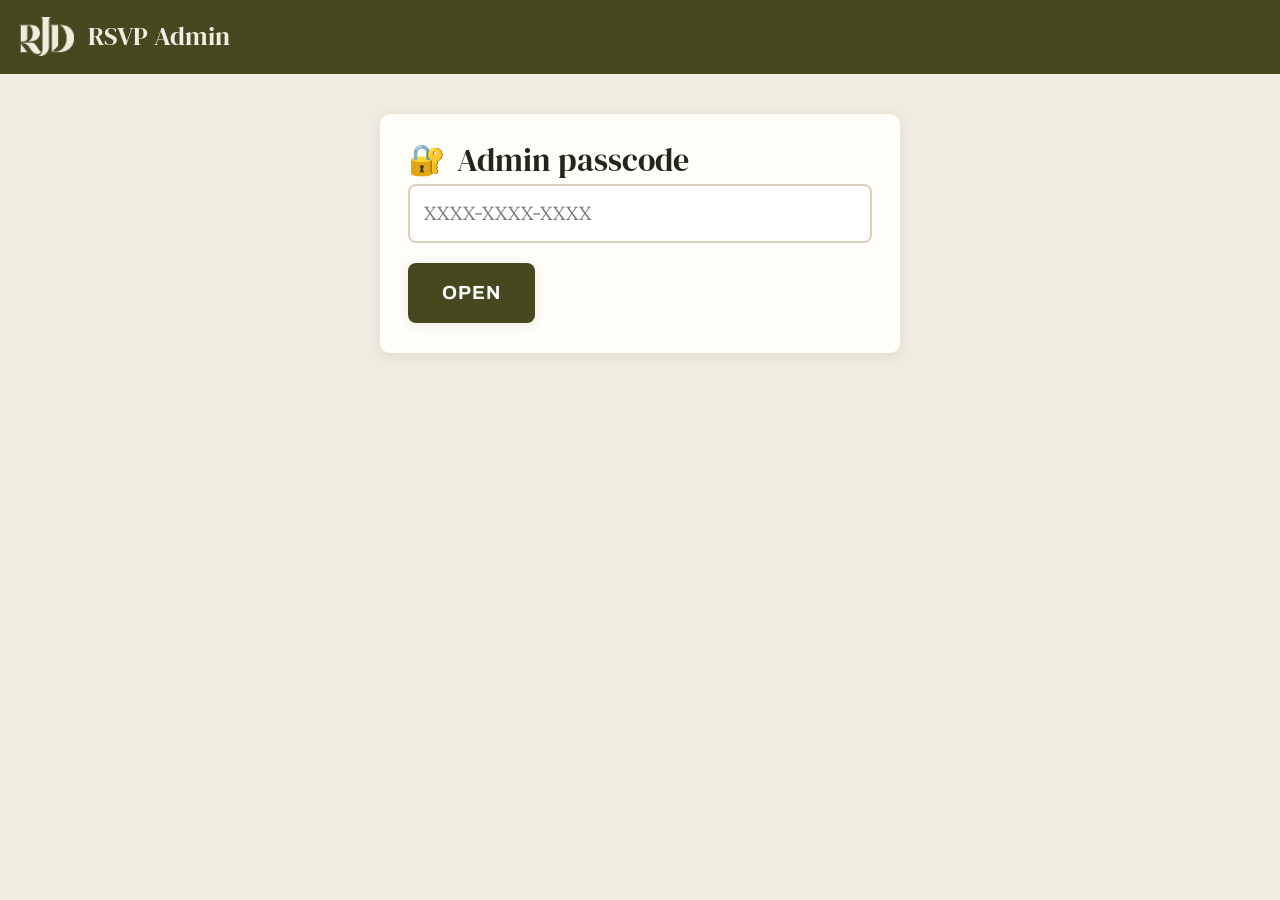
<file: rsvp/admin.html>
<!doctype html>
<html lang="en">
<head>
<meta charset="utf-8">
<meta name="viewport" content="width=device-width, initial-scale=1">
<title>RSVP Admin · Robbie's Bar Mitzvah</title>
<meta name="robots" content="noindex, nofollow">
<meta name="theme-color" content="#464920">
<link rel="icon" type="image/png" href="img/favicon.png">
<link rel="preconnect" href="https://fonts.googleapis.com">
<link rel="preconnect" href="https://fonts.gstatic.com" crossorigin>
<link href="https://fonts.googleapis.com/css2?family=Archivo:wght@500;600;700&family=DM+Serif+Display&family=Lora:ital,wght@0,400;0,600;1,400&display=swap" rel="stylesheet">
<link rel="stylesheet" href="style.css">
<style>
  main { max-width: 1180px; }
  .topbar { background: var(--olive); color: var(--stone); padding: 16px 20px; display: flex; align-items: center; gap: 14px; }
  .topbar img { width: 54px; height: auto; }
  .topbar h1 { font-family: var(--display); font-weight: 400; font-size: 26px; margin: 0; flex: 1; }
  .topbar button { background: transparent; color: var(--stone); border: 2px solid var(--stone); border-radius: 8px; font-family: var(--label); font-weight: 600; padding: 8px 14px; cursor: pointer; }
  .tabs { display: flex; gap: 6px; flex-wrap: wrap; margin: 24px 0 18px; }
  .tab { font-family: var(--label); font-weight: 700; font-size: 16px; letter-spacing: .04em; text-transform: uppercase; background: #fff; color: var(--olive); border: 2px solid var(--olive); border-radius: 8px; padding: 12px 18px; cursor: pointer; }
  .tab[aria-selected=true] { background: var(--olive); color: #fff; }
  .sent-ok { font-family: var(--label); font-weight: 700; color: var(--ok); white-space: nowrap; margin-right: 6px; }
  .small-btn.linkish { border: 0; background: none; text-decoration: underline; padding: 4px; }
  .tiles { display: grid; grid-template-columns: repeat(auto-fit, minmax(160px, 1fr)); gap: 12px; margin-bottom: 22px; }
  .tile { background: var(--paper); border-radius: var(--radius); box-shadow: var(--shadow); padding: 16px 18px; }
  .tile .n { font-family: var(--display); font-size: 40px; line-height: 1; color: var(--olive); }
  .tile .l { font-family: var(--label); font-weight: 600; font-size: 14px; text-transform: uppercase; letter-spacing: .05em; color: var(--ink-soft); margin-top: 6px; }
  table { width: 100%; border-collapse: collapse; font-size: 17px; background: #fff; }
  th { font-family: var(--label); font-size: 13px; text-transform: uppercase; letter-spacing: .05em; text-align: left; background: var(--olive-pale); padding: 10px; position: sticky; top: 0; }
  td { padding: 10px; border-bottom: 1px solid var(--line); vertical-align: top; }
  td.num, th.num { text-align: right; font-variant-numeric: tabular-nums; }
  .tablewrap { overflow-x: auto; border-radius: var(--radius); box-shadow: var(--shadow); }
  .daysep td { background: var(--stone); font-family: var(--label); font-weight: 700; font-size: 14px; text-transform: uppercase; letter-spacing: .05em; color: var(--gold-text); }
  .muted { color: var(--ink-soft); font-size: 15px; }
  .small-btn { font-family: var(--label); font-weight: 600; font-size: 14px; background: #fff; color: var(--olive); border: 2px solid var(--olive); border-radius: 6px; padding: 6px 10px; cursor: pointer; margin: 2px 4px 2px 0; }
  .small-btn.danger { color: var(--danger); border-color: var(--danger); }
  .inv-form { display: grid; grid-template-columns: 2fr 1.2fr 1.2fr; gap: 12px; align-items: end; }
  .inv-form .full { grid-column: 1 / -1; }
  .inv-form label .muted { text-transform: none; letter-spacing: 0; font-weight: 400; }
  .form-hint { font-size: 15px; margin: 6px 0 0; }
  .preview { background: var(--olive-pale); border-radius: 8px; padding: 12px 14px; font-size: 16px; }
  .preview p { margin: 2px 0; } .preview .warn { color: var(--danger); font-weight: 600; }
  .form-error { color: var(--danger); font-family: var(--label); font-weight: 700; }
  .checks { display: flex; flex-wrap: wrap; gap: 10px 22px; }
  .checks label { display: flex; align-items: center; gap: 8px; text-transform: none; letter-spacing: 0; font-family: var(--body); font-weight: 400; font-size: 17px; }
  .checks input { width: 22px; height: 22px; }
  @media (max-width: 760px) { .inv-form { grid-template-columns: 1fr; } }
  .hh { background: var(--paper); border-radius: var(--radius); box-shadow: var(--shadow); padding: 20px 22px; margin-bottom: 16px; }
  .hh h3 { font-family: var(--display); font-weight: 400; font-size: 26px; margin: 0 0 4px; }
  .hh .grid { display: grid; grid-template-columns: repeat(auto-fit, minmax(240px, 1fr)); gap: 6px 24px; margin-top: 10px; }
  .hh h4 { font-family: var(--label); text-transform: uppercase; letter-spacing: .05em; font-size: 13px; margin: 12px 0 4px; color: var(--gold-text); }
  .hh ul { margin: 0; padding-left: 20px; }
  .filters { display: flex; gap: 10px; flex-wrap: wrap; margin-bottom: 14px; }
  .filters input, .filters select { max-width: 280px; }
  .tile.go { text-align: left; border: 0; cursor: pointer; font: inherit; }
  .tile.go:hover { outline: 2px solid var(--olive); }
  .rs-bar { background: var(--paper); border-radius: var(--radius); box-shadow: var(--shadow); padding: 16px; margin-bottom: 14px; position: sticky; top: 0; z-index: 2; }
  .rs-bar input[type=search] { width: 100%; max-width: none; margin-bottom: 12px; }
  .segs { display: flex; flex-wrap: wrap; gap: 8px; }
  .seg { font-family: var(--label); font-weight: 700; font-size: 15px; background: #fff; color: var(--olive); border: 2px solid var(--line); border-radius: 8px; padding: 9px 14px; cursor: pointer; }
  .seg.on { background: var(--olive); border-color: var(--olive); color: #fff; }
  .seg .cnt { font-weight: 600; opacity: .75; margin-left: 2px; }
  .rs-tools { display: flex; flex-wrap: wrap; align-items: center; gap: 10px; margin-top: 12px; }
  .rs-tools .spacer { flex: 1; }
  .rs-tools select { width: 210px; padding: 6px 10px; font-size: 15px; min-height: 0; }
  .rs-row { background: var(--paper); border-radius: var(--radius); box-shadow: var(--shadow); margin-bottom: 8px; }
  .rs-row summary { list-style: none; display: grid; grid-template-columns: minmax(200px, 1.3fr) 150px 2fr 34px; gap: 12px; align-items: center; padding: 14px 18px; cursor: pointer; }
  .rs-row summary::-webkit-details-marker { display: none; }
  .rs-row[open] { outline: 2px solid var(--olive); }
  .rs-name { font-family: var(--display); font-size: 21px; line-height: 1.2; }
  .rs-st { font-family: var(--label); font-weight: 700; font-size: 14px; white-space: nowrap; }
  .st-yes { color: var(--ok); } .st-maybe { color: var(--gold-text); } .st-no { color: var(--danger); } .st-waiting { color: var(--ink-soft); }
  .hh-body { padding: 4px 18px 18px; border-top: 1px solid var(--line); }
  .hh-body > h3 { display: none; }
  .hh-body .grid { display: grid; grid-template-columns: repeat(auto-fit, minmax(240px, 1fr)); gap: 6px 24px; margin-top: 10px; }
  .hh-body h4 { font-family: var(--label); text-transform: uppercase; letter-spacing: .05em; font-size: 13px; margin: 12px 0 4px; color: var(--gold-text); }
  .hh-body ul { margin: 0; padding-left: 20px; }
  .acc-i { width: 30px; height: 30px; border-radius: 50%; background: var(--olive-pale); position: relative; justify-self: end; }
  .acc-i::before { content: ''; position: absolute; left: 10px; top: 8px; width: 8px; height: 8px; border-right: 2.5px solid var(--olive); border-bottom: 2.5px solid var(--olive); transform: rotate(45deg); }
  .rs-row[open] .acc-i::before { transform: rotate(-135deg); top: 12px; }
  @media (max-width: 760px) { .rs-bar { position: static; } .rs-row summary { grid-template-columns: 1fr auto; } .rs-sum { grid-column: 1 / -1; } .acc-i { display: none; } }
  .invite-card { display: grid; grid-template-columns: 150px 1fr; gap: 22px; align-items: start; }
  .inv-thumb { width: 150px; height: auto; box-shadow: var(--shadow); border-radius: 4px; }
  .invite-card a.small-btn { display: inline-block; text-decoration: none; }
  @media (max-width: 760px) { .invite-card { grid-template-columns: 1fr; } .inv-thumb { width: 160px; } }
  .chg-list { list-style: none; padding: 0; margin: 0; }
  .hh-body ul.chg-list { padding-left: 0; }
  .chg-list > .chg { padding: 10px 0; border-bottom: 1px solid var(--line); }
  .chg-list > .chg:last-child { border-bottom: 0; }
  .chg ul { margin: 4px 0 0; padding-left: 22px; }
  .rs-plain { padding-left: 20px; } .rs-plain li { margin: 6px 0; }
  .hc-top { display: flex; flex-wrap: wrap; gap: 8px 20px; align-items: center; justify-content: space-between; margin-bottom: 10px; }
  .hc-top p { margin: 0; flex: 1 1 420px; }
  .hc-toggle { display: flex; align-items: center; gap: 8px; font-family: var(--label); font-weight: 600; font-size: 14px; text-transform: none; letter-spacing: 0; margin: 0; }
  .hc-toggle input { width: 20px; height: 20px; }
  table.hc th.grp { text-align: center; border-bottom: 1px solid var(--line); }
  table.hc thead tr:first-child th { top: 0; } table.hc thead tr:nth-child(2) th { top: 36px; }
  table.hc .mb { color: var(--gold-text); background: rgba(163,126,75,.06); }
  table.hc .poss { background: var(--olive-pale); }
  table.pr input { min-height: 0; padding: 6px 8px; font-size: 16px; }
  table.pr input[type=number] { width: 100px; text-align: right; }
  table.pr input.pr-note { width: 100%; min-width: 200px; }
  table.pr td:first-child { white-space: nowrap; }
  .pr-h { font-family: var(--display); font-weight: 400; font-size: 24px; color: var(--olive); margin: 22px 0 10px; }
  .pr-lines summary { cursor: pointer; font-size: 14px; } .pr-lines ul { margin: 4px 0 0; padding-left: 18px; font-size: 15px; }
  .rm-rates { display: grid; grid-template-columns: repeat(auto-fit, minmax(380px, 1fr)); gap: 18px 28px; }
  .rm-rates h4 { font-family: var(--label); text-transform: uppercase; letter-spacing: .05em; font-size: 13px; color: var(--gold-text); margin: 0 0 6px; }
  .rm-rates table td { padding: 6px 8px; }
  ul.rm-lines { margin: 4px 0 0; padding-left: 18px; font-size: 16px; }
  table.rm td { font-size: 16px; }
  /* event chart */
  .ec-wrap { overflow: auto; max-height: 78vh; border-radius: var(--radius); box-shadow: var(--shadow); background: #fff; }
  table.ec { border-collapse: separate; border-spacing: 0; width: max-content; min-width: 100%; }
  table.ec th, table.ec td { border-bottom: 1px solid var(--line); }
  table.ec th.ev { min-width: 92px; max-width: 100px; font-size: 12px; letter-spacing: .02em; text-transform: none; white-space: normal; vertical-align: bottom; text-align: center; line-height: 1.25; padding: 8px 6px; z-index: 2; }
  table.ec th.ev .d { display: block; color: var(--gold-text); font-weight: 700; text-transform: uppercase; margin-top: 2px; }
  table.ec th.ev .em { display: block; font-size: 18px; }
  table.ec .fam { position: sticky; left: 0; background: #fff; z-index: 1; min-width: 230px; max-width: 260px; box-shadow: 1px 0 0 var(--line); }
  table.ec th.fam { z-index: 3; background: var(--olive-pale); vertical-align: bottom; }
  table.ec .fam .nm { font-family: var(--display); font-size: 19px; line-height: 1.2; }
  table.ec .fam select { margin-top: 6px; min-height: 0; padding: 4px 8px; font-size: 14px; width: auto; }
  table.ec td.c { padding: 4px; text-align: center; vertical-align: middle; }
  table.ec tfoot td { position: sticky; bottom: 0; background: var(--olive-pale); font-family: var(--label); font-weight: 700; font-size: 13px; text-align: center; z-index: 1; }
  table.ec tfoot td.fam { z-index: 3; background: var(--olive-pale); text-align: left; }
  table.ec tfoot .mb { display: block; color: var(--gold-text); font-weight: 600; }
  .cell { display: block; width: 100%; min-width: 80px; min-height: 42px; border-radius: 6px; border: 1.5px solid var(--line); background: #fff; font-family: var(--label); font-weight: 700; font-size: 14px; color: var(--ink-soft); cursor: pointer; padding: 4px; line-height: 1.15; }
  .cell small { display: block; font-weight: 600; font-size: 11px; opacity: .8; }
  .cell:hover { outline: 2px solid var(--olive); }
  .cell.all { background: #e8f0de; border-color: var(--ok); color: var(--ok); }
  .cell.some { background: #f6efe3; border-color: var(--gold); color: var(--gold-text); }
  .cell.na { border-style: dashed; background: var(--stone); cursor: default; opacity: .5; }
  .cell.na:hover { outline: 0; }
  table.ec td.note { color: var(--ink-soft); font-size: 15px; padding: 12px; }
  .pop-bg { position: fixed; inset: 0; background: rgba(35,38,26,.35); z-index: 20; display: flex; align-items: center; justify-content: center; padding: 16px; }
  .pop { background: var(--paper); border-radius: var(--radius); box-shadow: 0 10px 40px rgba(0,0,0,.25); padding: 22px; width: min(440px, 100%); }
  .pop h3 { font-family: var(--display); font-weight: 400; font-size: 24px; margin: 0; }
  .pop .opts { display: grid; gap: 8px; margin: 16px 0; }
  .pop .opts .seg { text-align: left; }
  .stepper { display: flex; align-items: center; gap: 10px; margin: 8px 0; font-family: var(--label); font-weight: 600; }
  .stepper span.l { flex: 1; }
  .stepper button { width: 42px; height: 42px; border-radius: 8px; border: 2px solid var(--olive); background: #fff; color: var(--olive); font-size: 22px; font-weight: 700; cursor: pointer; }
  .stepper output { min-width: 34px; text-align: center; font-size: 20px; }
  .pop .acts { display: flex; gap: 10px; margin-top: 16px; flex-wrap: wrap; }
  /* flights editor */
  table.pp td { font-size: 16px; }
  .fl-card { border: 1.5px solid var(--line); border-radius: 8px; padding: 12px 14px; margin: 10px 0; background: #fff; }
  .fl-grid { display: grid; grid-template-columns: 150px 1fr 120px 160px 120px 1.3fr; gap: 8px 10px; align-items: end; }
  .fl-grid label { font-size: 12px; margin: 0 0 3px; }
  .fl-grid input, .fl-grid select, .fl-sel select { min-height: 0; padding: 6px 8px; font-size: 15px; }
  .fl-who { display: flex; flex-wrap: wrap; gap: 6px 16px; margin-top: 10px; }
  .fl-who label { display: flex; align-items: center; gap: 6px; text-transform: none; letter-spacing: 0; font-family: var(--body); font-weight: 400; font-size: 16px; margin: 0; }
  .fl-who input { width: 20px; height: 20px; }
  .fl-sel { display: flex; flex-wrap: wrap; gap: 10px 20px; }
  .fl-sel label { font-size: 12px; }
  @media (max-width: 900px) { .fl-grid { grid-template-columns: 1fr 1fr; } }
  @media (max-width: 600px) { table.ec .fam { min-width: 130px; max-width: 150px; } table.ec .fam .nm { font-size: 16px; } table.ec th.ev { min-width: 78px; } .cell { min-width: 68px; } }
  .toast { position: fixed; bottom: 20px; left: 50%; transform: translateX(-50%); background: var(--ink); color: #fff; padding: 12px 20px; border-radius: 8px; font-family: var(--label); display: none; z-index: 10; }
</style>
</head>
<body>
<div class="topbar">
  <img src="img/rjd-cream.png" alt="">
  <h1>RSVP Admin</h1>
  <button type="button" id="refresh" class="hidden">Refresh</button>
  <button type="button" id="logout" class="hidden">Lock</button>
</div>
<main>
  <section class="card" id="login" style="max-width:520px;margin:40px auto">
    <h2><span class="ico">🔐</span> Admin passcode</h2>
    <div class="field"><input type="password" id="pass" autocomplete="current-password" placeholder="XXXX-XXXX-XXXX"></div>
    <button type="button" class="btn" id="loginBtn">Open</button>
    <p class="error-msg hidden" id="loginErr"></p>
  </section>

  <div id="app" class="hidden">
    <div class="tabs" role="tablist">
      <button class="tab" data-tab="overview" aria-selected="true">Overview</button>
      <button class="tab" data-tab="events">Headcounts</button>
      <button class="tab" data-tab="chart">Event chart</button>
      <button class="tab" data-tab="pricing">Pricing</button>
      <button class="tab" data-tab="rooms">Hotel rooms</button>
      <button class="tab" data-tab="invites">Invites &amp; links</button>
      <button class="tab" data-tab="flights">Flights &amp; VIP</button>
      <button class="tab" data-tab="responses">Responses</button>
    </div>

    <div data-panel="overview"></div>
    <div data-panel="events" class="hidden"></div>
    <div data-panel="chart" class="hidden"></div>
    <div data-panel="pricing" class="hidden"></div>
    <div data-panel="rooms" class="hidden"></div>
    <div data-panel="flights" class="hidden"></div>
    <div data-panel="invites" class="hidden">
      <section class="card invite-card">
        <img src="../invite/robbie-invitation.png" alt="Robbie's invitation" class="inv-thumb">
        <div>
          <h2><span class="ico">💌</span> Invitation to share by text</h2>
          <p>For people who won't be filling out the form, like great-grandparents. It's a pretty invitation with no RSVP. Paste the text message into a text, and the invitation shows up as a picture. Or copy the image and paste it in instead.</p>
          <p class="muted" id="inviteMsgPreview"></p>
          <button class="small-btn" id="invCopyMsg">Copy text message</button>
          <button class="small-btn" id="invCopyImg">Copy image</button>
          <button class="small-btn" id="invCopyLink">Copy link</button>
          <a class="small-btn" href="../invite/" target="_blank" rel="noopener">Open invitation</a>
          <a class="small-btn" href="../invite/robbie-invitation.png" download="Robbie-Bar-Mitzvah-Invitation.png">Save image</a>
        </div>
      </section>
      <section class="card">
        <h2 id="invFormTitle"><span class="ico">➕</span> Add a family</h2>
        <input type="hidden" id="inv_id">
        <div class="inv-form">
          <div class="full"><label for="inv_label">Family name <span class="muted">(guests see this and can't change it)</span></label><input type="text" id="inv_label" maxlength="120" placeholder="e.g. Susan & Andoni Economou"></div>
          <div class="full"><label for="inv_party">Everyone on this invite <span class="muted">(first names, parents included)</span></label><input type="text" id="inv_party" maxlength="600" placeholder="e.g. Susan, Andoni, Grace, Jared, Elias">
            <p class="muted form-hint">Separate names with commas. Add “family” at the end for unmarried kids at home, e.g. “Evelyn, Joey, family.” Married kids with their own families get their own invite.</p></div>
          <div class="full"><label for="inv_type">Invite type</label>
            <select id="inv_type"><option value="full">Full trip (family RSVP: party, dates, hotels, events)</option><option value="events">Specific events only (e.g. a rabbi or friends for a Seder)</option></select></div>
          <div class="full hidden" id="inv_events_wrap">
            <span class="label">Invited to</span>
            <div class="checks" id="inv_events"></div>
          </div>
          <div><label for="inv_status">Comp status</label>
            <select id="inv_status"><option value="paying">Paying</option><option value="comped">Comped</option><option value="partial">Partly comped</option></select></div>
          <div><label for="inv_covered">Covered by (internal)</label>
            <select id="inv_covered"><option value="">—</option><option>Themselves</option><option>Victoria &amp; Marshall Aronow</option><option>Dabahs</option><option>Haim &amp; Barbara Dabah</option><option>Hararis</option><option>Other</option></select></div>
          <div class="full hidden" id="inv_partial">
            <span class="label">Comped items</span>
            <div class="checks">
              <label><input type="checkbox" id="c_rooms"> Hotel rooms</label>
              <label><input type="checkbox" id="c_transfers"> Airport VIP &amp; transfers</label>
              <label><input type="checkbox" id="c_meals"> Passover meals</label>
              <label><input type="checkbox" id="c_activities"> Passover activities &amp; synagogue</label>
            </div>
          </div>
          <div class="full"><label for="inv_note">Internal note</label><input type="text" id="inv_note" maxlength="1000"></div>
          <div class="full preview hidden" id="invPreview"></div>
          <div class="full form-error hidden" id="invError"></div>
          <div class="full"><button type="button" class="btn" id="invSave">Save &amp; create link</button>
            <button type="button" class="btn secondary hidden" id="invCancel">Cancel edit</button></div>
        </div>
      </section>
      <div class="filters"><input type="search" id="invSearch" placeholder="Search families"><select id="invFilter">
        <option value="">All invites</option><option value="unsent">Not sent yet</option><option value="sent">Sent</option><option value="none">Not responded</option><option value="yes">Coming</option><option value="maybe">Maybe</option><option value="no">Can't come</option></select></div>
      <div class="tablewrap"><table id="invTable"></table></div>
    </div>
    <div data-panel="responses" class="hidden"></div>
  </div>
</main>
<div class="toast" id="toast"></div>
<div class="pop-bg hidden" id="popBg"><div class="pop" id="pop" role="dialog" aria-modal="true"></div></div>

<script>
const SUPABASE_URL = 'https://khzwtkdzeygvbodtkovr.supabase.co';
const SUPABASE_KEY = 'sb_publishable_taprzRIuug3k_cv_4enseg_sr6SBBq1';
const $ = (id) => document.getElementById(id);
let PASS = null, DATA = null;
const CAT_LABEL = { rooms: 'Rooms', transfers: 'Transfers', meals: 'Meals', activities: 'Activities' };

function rpc(fn, body) {
  return fetch(`${SUPABASE_URL}/rest/v1/rpc/${fn}`, { method: 'POST', headers: { apikey: SUPABASE_KEY, 'Content-Type': 'application/json' }, body: JSON.stringify(body) })
    .then(async r => { const d = await r.json().catch(() => null); if (!r.ok) throw new Error((d && d.message) || 'Error'); return d; });
}
function esc(s) { return String(s ?? '').replace(/[&<>"']/g, c => ({ '&': '&amp;', '<': '&lt;', '>': '&gt;', '"': '&quot;', "'": '&#39;' }[c])); }
function fmtSent(ts) { return new Date(ts).toLocaleDateString('en-US', { month: 'short', day: 'numeric' }); }
function fmt(iso) { return iso ? new Date(iso + 'T12:00:00').toLocaleDateString('en-US', { weekday: 'short', month: 'short', day: 'numeric' }) : ''; }
function toast(t) { const el = $('toast'); el.textContent = t; el.style.display = 'block'; setTimeout(() => el.style.display = 'none', 2200); }
function link(code) { return new URL('./?i=' + code, location.href).href; }
function ssGet() { try { return sessionStorage.getItem('robbie_admin'); } catch (e) { return null; } }
function ssSet(v) { try { v ? sessionStorage.setItem('robbie_admin', v) : sessionStorage.removeItem('robbie_admin'); } catch (e) {} }

async function load() {
  DATA = await rpc('admin_dashboard', { passcode: PASS });
  renderAll();
}
async function login(p) {
  PASS = p;
  try { await load(); ssSet(p); $('login').classList.add('hidden'); $('app').classList.remove('hidden'); $('refresh').classList.remove('hidden'); $('logout').classList.remove('hidden'); }
  catch (e) { PASS = null; ssSet(null); $('loginErr').textContent = 'That passcode didn’t work.'; $('loginErr').classList.remove('hidden'); }
}
$('loginBtn').onclick = () => login($('pass').value.trim());
$('pass').addEventListener('keydown', e => { if (e.key === 'Enter') login($('pass').value.trim()); });
$('logout').onclick = () => { ssSet(null); location.reload(); };
$('refresh').onclick = async () => { await load(); toast('Updated'); };
document.querySelectorAll('.tab').forEach(t => t.onclick = () => {
  document.querySelectorAll('.tab').forEach(x => x.setAttribute('aria-selected', x === t ? 'true' : 'false'));
  document.querySelectorAll('[data-panel]').forEach(p => p.classList.toggle('hidden', p.dataset.panel !== t.dataset.tab));
});

function statusText(i) {
  if (i.comp_status === 'comped') return 'Comped';
  if (i.comp_status === 'paying') return 'Paying';
  const c = Object.entries(i.comp).filter(([, v]) => v).map(([k]) => CAT_LABEL[k]);
  return 'Partly comped' + (c.length ? ' (' + c.join(', ') + ')' : '');
}
function people(h) { const m = h ? h.members : []; return { a: m.filter(x => !x.is_child).length, k: m.filter(x => x.is_child).length }; }

/* ---------- change log ---------- */
const KIND = { new: 'sent their RSVP', update: 'made changes', flights: 'updated flights', admin: 'changed from the admin page' };
function fmtWhen(ts) { return new Date(ts).toLocaleString('en-US', { month: 'short', day: 'numeric', hour: 'numeric', minute: '2-digit' }); }
function changesFor(id) { return (DATA.changes || []).filter(c => c.invite_id === id); }
function changeItem(c, withName) {
  const i = DATA.invites.find(x => x.id === c.invite_id); if (!i) return '';
  const items = (c.summary || []).filter(x => !(c.kind === 'new' && /^Sent their RSVP/.test(x)));
  return `<li class="chg"><span class="muted">${fmtWhen(c.created_at)}</span> ${withName ? `<strong>${esc(i.label)}</strong> ` : ''}${KIND[c.kind] || ''}${c.kind === 'new' ? ': ' + esc((c.summary[0] || '').replace('Sent their RSVP: ', '')) : ''}
    ${items.length ? `<ul>${items.map(x => `<li>${esc(x)}</li>`).join('')}</ul>` : ''}</li>`;
}
function renderAll() {
  $('inv_events').innerHTML = DATA.events.map(e => `<label><input type="checkbox" class="inv-ev" value="${e.id}"> ${e.emoji} ${fmt(e.event_date)} · ${esc(e.title)}</label>`).join('');
  renderOverview(); renderEvents(); renderChart(); renderPricing(); renderRooms(); renderInvites(); renderFlights(); renderResponses();
}
$('inv_type').onchange = () => { $('inv_events_wrap').classList.toggle('hidden', $('inv_type').value !== 'events'); if (DATA) invPreview(); };
function evNames(ids) { return DATA.events.filter(e => ids.includes(e.id)).map(e => e.title); }
function greetName(label) {
  // "Joyce & Mousa Saad" -> "Joyce & Mousa"; "Stephanie Aronow" -> "Stephanie"; "Rabbi Medina" stays
  const s = String(label || '').trim().replace(/\s+and\s+/gi, ' & ').replace(/\s*&\s*family$/i, '');
  if (/^rabbi\b/i.test(s)) return s;
  const parts = s.split(/\s*&\s*/);
  if (parts.length === 1) return s.split(/\s+/)[0];
  if (parts[parts.length - 1].split(/\s+/).length < 2) return parts.join(' & ');
  return parts.map(p => { const w = p.split(/\s+/); return w.length > 1 && !p.includes(',') ? w.slice(0, -1).join(' ') : p; }).join(' & ');
}
function joinList(a) { return a.length < 2 ? a.join('') : a.slice(0, -1).join(', ') + ' and ' + a[a.length - 1]; }

function renderOverview() {
  const all = DATA.invites, eoInv = all.filter(i => i.invite_type === 'events');
  const inv = all.filter(i => i.invite_type !== 'events'), resp = inv.filter(i => i.household);
  const eoResp = eoInv.filter(i => i.household);
  const coming = resp.filter(i => i.household.attending !== 'no');
  let a = 0, k = 0, py = 0; coming.forEach(i => { const p = people(i.household); a += p.a; k += p.k; if (i.household.attending === 'yes') py += p.a + p.k; });
  const cnt = (f) => coming.filter(f).length;
  const roomsJ = coming.reduce((s, i) => s + ((i.household.room_requests || {}).jerusalem || []).length, 0);
  const roomsT = coming.reduce((s, i) => s + ((i.household.room_requests || {}).telaviv || []).length, 0);
  $$panel('overview').innerHTML = `
    <div class="tiles">
      <div class="tile"><div class="n">${inv.length}</div><div class="l">Invites</div></div>
      <div class="tile"><div class="n">${all.filter(i => i.sent_at).length} / ${all.length}</div><div class="l">Links sent</div></div>
      <div class="tile"><div class="n">${resp.length}</div><div class="l">Responded</div></div>
      <button class="tile go" onclick="showResponses('waiting')"><div class="n">${inv.length - resp.length}</div><div class="l">Waiting on ›</div></button>
      <button class="tile go" onclick="showResponses('yes')"><div class="n">${cnt(i => i.household.attending === 'yes')}</div><div class="l">Families coming ›</div></button>
      <button class="tile go" onclick="showResponses('maybe')"><div class="n">${cnt(i => i.household.attending === 'maybe')}</div><div class="l">Maybe ›</div></button>
      <button class="tile go" onclick="showResponses('no')"><div class="n">${resp.length - coming.length}</div><div class="l">Can't come ›</div></button>
      <div class="tile"><div class="n">${py}</div><div class="l">People who said yes</div></div>
      <div class="tile"><div class="n">${a + k - py}</div><div class="l">People who are maybe</div></div>
      <div class="tile"><div class="n">${a + k}</div><div class="l">Possible total (${a} adults, ${k} kids)</div></div>
      <div class="tile"><div class="n">${roomsJ}</div><div class="l">King David rooms asked for</div></div>
      <div class="tile"><div class="n">${roomsT}</div><div class="l">InterContinental rooms asked for</div></div>
      <div class="tile"><div class="n">${cnt(i => i.household.wants_transfer === 'yes')}</div><div class="l">Want VIP &amp; transfers</div></div>
      <div class="tile"><div class="n">${eoResp.length} / ${eoInv.length}</div><div class="l">Event-only guests answered</div></div>
    </div>
    ${dupesHtml()}
    ${missingContactHtml()}
    <section class="card"><h2><span class="ico">🔔</span> Recent changes</h2>
      <p class="muted">Families can change their RSVP anytime from their link. Every new RSVP and change shows up here, newest first.</p>
      <ul class="chg-list">${(DATA.changes || []).slice(0, 20).map(c => changeItem(c, true)).join('') || '<li class="muted">Nothing yet.</li>'}</ul>
      ${(DATA.changes || []).length > 20 ? '<p class="muted">Older changes are in each family’s History on the Responses tab.</p>' : ''}</section>
    <section class="card"><h2><span class="ico">⏳</span> Still waiting on</h2>
      <p>${all.filter(i => !i.household).map(i => esc(i.label) + (i.invite_type === 'events' ? ' <span class="muted">(event-only)</span>' : '')).join(' · ') || 'Everyone has answered.'}</p></section>
    <section class="card"><h2><span class="ico">⬇️</span> Export</h2>
      <p class="muted">Spreadsheet files you can open in Excel or Google Sheets.</p>
      <button class="btn secondary" onclick="exportPeople()">Everyone (one row per person)</button>
      <button class="btn secondary" onclick="exportHouseholds()">Families + events</button></section>`;
}
function missingContactHtml() {
  // For the trip app: every adult coming needs their own email and mobile
  const rows = DATA.invites.filter(i => i.household && i.household.attending !== 'no' && i.invite_type !== 'events').map(i => {
    const miss = i.household.members.filter(m => !m.is_child && (!m.email || String(m.phone || '').replace(/\D/g, '').length < 7))
      .map(m => `${esc(m.full_name)} <span class="muted">(${[!m.email && 'email', String(m.phone || '').replace(/\D/g, '').length < 7 && 'mobile'].filter(Boolean).join(' & ')})</span>`);
    return miss.length ? `<li><strong>${esc(i.label)}</strong>: ${miss.join(', ')} <button class="small-btn" data-copy="${i.code}">Copy link</button></li>` : '';
  }).filter(Boolean);
  let withC = 0, all = 0;
  DATA.invites.forEach(i => { const h = i.household; if (!h || h.attending === 'no') return; h.members.forEach(m => { all++; if (m.email || m.phone) withC++; }); });
  return `<section class="card"><h2><span class="ico">📇</span> Contact info for the trip app</h2>
    <p class="muted">${withC} of ${all} people coming have their own email or mobile. Kids without their own phone are fine. The form now requires an email and mobile for every adult.</p>
    ${rows.length ? `<h4>Adults missing an email or mobile</h4><ul class="rs-plain">${rows.join('')}</ul><p class="muted">They can add it themselves: send them their link and ask them to tap “Change my RSVP.”</p>` : '<p>Every adult who answered has an email and mobile.</p>'}
    <button class="btn secondary" onclick="exportContacts()">Contacts spreadsheet</button></section>`;
}
function exportContacts() {
  const rows = [['Family', 'Name', 'Adult/Child', 'Age', 'Email', 'Mobile', 'Attending']];
  DATA.invites.forEach(i => { const h = i.household; if (!h || h.attending === 'no') return;
    h.members.forEach(m => rows.push([i.label, m.full_name, m.is_child ? 'Child' : 'Adult', m.age, m.email, m.phone, h.attending])); });
  download('robbie-contacts.csv', csv(rows));
}
function dupesHtml() {
  // Names repeat a lot in the family, so only match on things that are unique:
  // the same email or mobile number, or a child with the same name AND age.
  const seen = {};
  const add = (key, label, inv) => { if (!key) return; (seen[key] ||= { label, fams: new Map() }).fams.set(inv.id, inv.label); };
  const digits = (p) => { const d = String(p || '').replace(/\D/g, ''); return d.length >= 7 ? d.slice(-10) : ''; };
  DATA.invites.forEach(i => {
    const h = i.household; if (!h || h.attending === 'no') return;
    h.members.forEach(m => {
      if (m.email) add('e:' + m.email.toLowerCase().trim(), `${m.full_name} (${m.email})`, i);
      if (digits(m.phone)) add('p:' + digits(m.phone), `${m.full_name} (${m.phone})`, i);
      if (m.is_child && m.age != null) add('k:' + m.full_name.toLowerCase().replace(/\s+/g, ' ').trim() + ':' + m.age, `${m.full_name}, age ${m.age}`, i);
    });
  });
  const d = Object.values(seen).filter(x => x.fams.size > 1);
  if (!d.length) return '';
  return `<section class="card" style="border-left:5px solid var(--danger)"><h2><span class="ico">⚠️</span> Possible duplicates</h2>
    <p class="muted">The same email, mobile number, or child (same name and age) appears in more than one family's RSVP. Matching names alone aren't flagged.</p>
    <ul>${d.map(x => `<li><strong>${esc(x.label)}</strong> is in ${[...x.fams.values()].map(esc).join(' and ')}</li>`).join('')}</ul></section>`;
}
function $$panel(n) { return document.querySelector(`[data-panel="${n}"]`); }

let SHOW_COST = false;
function renderEvents() {
  const cost = SHOW_COST;
  let html = `<div class="hc-top"><p class="muted">For each event: how many adults and children said Yes, how many are Maybe, and the possible total if every maybe comes. Families who can't come aren't counted.</p>
    <label class="hc-toggle"><input type="checkbox" id="hcCost"${cost ? ' checked' : ''}> Show paying vs comped</label></div>
    <div class="tablewrap"><table class="hc"><thead>
      <tr><th rowspan="2">Event</th><th colspan="2" class="grp">Adults</th><th colspan="2" class="grp">Children</th><th colspan="2" class="grp">Total</th><th rowspan="2" class="num poss">Possible<br>total</th>${cost ? '<th rowspan="2" class="num">Paying<br>(A/K)</th><th rowspan="2" class="num">Comped<br>(A/K)</th><th rowspan="2">Comped by</th>' : ''}</tr>
      <tr><th class="num">Yes</th><th class="num mb">Maybe</th><th class="num">Yes</th><th class="num mb">Maybe</th><th class="num">Yes</th><th class="num mb">Maybe</th></tr>
    </thead><tbody>`;
  const cols = cost ? 11 : 8;
  let last = '';
  DATA.events.forEach(e => {
    if (e.event_date !== last) { html += `<tr class="daysep"><td colspan="${cols}">${fmt(e.event_date)}</td></tr>`; last = e.event_date; }
    let ay = 0, am = 0, ky = 0, km = 0, pa = 0, pk = 0, ca = 0, ck = 0; const by = {};
    DATA.invites.forEach(i => {
      const h = i.household; if (!h || h.attending === 'no') return;
      const r = h.events.find(x => x.event_id === e.id); if (!r || r.choice === 'none') return;
      if (h.attending === 'yes') { ay += r.adults; ky += r.kids; } else { am += r.adults; km += r.kids; }
      if (e.cost_type !== 'hosted') {
        if (i.comp[e.comp_category]) { ca += r.adults; ck += r.kids; const b = i.covered_by || 'Unassigned'; by[b] = (by[b] || 0) + r.adults + r.kids; }
        else { pa += r.adults; pk += r.kids; }
      }
    });
    const hosted = e.cost_type === 'hosted';
    html += `<tr><td>${e.emoji} ${esc(e.title)}${hosted ? ' <span class="muted">· hosted</span>' : ''}</td>
      <td class="num">${ay}</td><td class="num mb">${am}</td><td class="num">${ky}</td><td class="num mb">${km}</td>
      <td class="num"><strong>${ay + ky}</strong></td><td class="num mb">${am + km}</td><td class="num poss"><strong>${ay + ky + am + km}</strong></td>
      ${cost ? `<td class="num">${hosted ? '' : pa + ' / ' + pk}</td><td class="num">${hosted ? '' : ca + ' / ' + ck}</td><td class="muted">${hosted ? '' : Object.entries(by).map(([b, n]) => `${esc(b)} ${n}`).join(' · ')}</td>` : ''}</tr>`;
  });
  $$panel('events').innerHTML = html + '</tbody></table></div>';
  $('hcCost').onchange = (ev) => { SHOW_COST = ev.target.checked; renderEvents(); };
}

/* ---------- event chart: every family x every event, editable ---------- */
const EC = { f: 'coming', q: '' };
const shortDate = (iso) => new Date(iso + 'T12:00:00').toLocaleDateString('en-US', { month: 'short', day: 'numeric' });
function ecEvents() { return DATA.events.filter(e => e.active !== false); }
function ecRows() {
  const q = EC.q.trim().toLowerCase();
  return DATA.invites.filter(i => {
    const s = rsStatus(i);
    const ok = EC.f === 'all' || (EC.f === 'coming' ? (s === 'yes' || s === 'maybe') : s === EC.f);
    return ok && (!q || q.split(/\s+/).every(w => rsHay(i).includes(w)));
  }).sort((a, b) => a.label.localeCompare(b.label));
}
function ecResp(i, eid) { return (i.household.events || []).find(r => r.event_id === eid) || { choice: 'none', adults: 0, kids: 0 }; }
function ecCell(i, e) {
  const lim = i.invite_type === 'events';
  if (lim && !(i.event_ids || []).includes(e.id)) return `<td class="c"><span class="cell na" title="Not on their invite">n/a</span></td>`;
  const r = ecResp(i, e.id), p = people(i.household), n = r.adults + r.kids;
  let cls = '', txt = '—';
  if (r.choice !== 'none' && n > 0) {
    if (!lim && r.adults === p.a && r.kids === p.k) { cls = 'all'; txt = `All ${n}`; }
    else { cls = 'some'; txt = lim ? `${n}` : `${n} of ${p.a + p.k}`; }
    txt += `<small>${r.adults}A${r.kids ? ' · ' + r.kids + 'K' : ''}</small>`;
  }
  return `<td class="c"><button class="cell ${cls}" data-ec="${i.id}|${e.id}" title="${esc(i.label)} · ${esc(e.title)}">${txt}</button></td>`;
}
function renderChart() {
  const evs = ecEvents(), rows = ecRows(), all = DATA.invites;
  const count = (f) => all.filter(i => f === 'all' ? true : f === 'coming' ? ['yes', 'maybe'].includes(rsStatus(i)) : rsStatus(i) === f).length;
  const btn = (f, label) => `<button class="seg${EC.f === f ? ' on' : ''}" data-ecf="${f}">${label} <span class="cnt">${count(f)}</span></button>`;
  const panel = $$panel('chart');
  const wrapOld = panel.querySelector('.ec-wrap'), sx = wrapOld ? wrapOld.scrollLeft : 0, sy = wrapOld ? wrapOld.scrollTop : 0;
  const hadFocus = document.activeElement && document.activeElement.id === 'ecSearch';
  let body = '';
  rows.forEach(i => {
    const h = i.household, s = rsStatus(i);
    const sel = h ? `<select data-ecatt="${i.id}" aria-label="Attending">${[['yes', '✅ Yes'], ['maybe', '🤔 Maybe'], ['no', '❌ Can’t come']].map(([v, l]) => `<option value="${v}"${h.attending === v ? ' selected' : ''}>${l}</option>`).join('')}</select>` : '';
    const fam = `<td class="fam"><div class="nm">${esc(i.label)}</div>${i.invite_type === 'events' ? '<div class="muted">event-only</div>' : (h ? `<div class="muted">${(p => `${p.a + p.k} people · ${p.a}A/${p.k}K`)(people(h))}</div>` : '')}${sel}</td>`;
    if (!h) body += `<tr>${fam}<td class="note" colspan="${evs.length}">⏳ Hasn’t answered yet. To fill it in for them, <a href="${link(i.code)}" target="_blank" rel="noopener">open their RSVP</a>. Once it’s sent you can change anything here.</td></tr>`;
    else if (s === 'no') body += `<tr>${fam}<td class="note" colspan="${evs.length}">Can’t come. Switch them to Yes or Maybe on the left to pick their events.</td></tr>`;
    else body += `<tr>${fam}${evs.map(e => ecCell(i, e)).join('')}</tr>`;
  });
  const foot = evs.map(e => {
    let y = 0, m = 0;
    rows.forEach(i => { const h = i.household; if (!h || h.attending === 'no') return; const r = ecResp(i, e.id); if (r.choice === 'none') return; h.attending === 'yes' ? y += r.adults + r.kids : m += r.adults + r.kids; });
    return `<td>${y}${m ? `<span class="mb">+${m} maybe</span>` : ''}</td>`;
  }).join('');
  panel.innerHTML = `
    <div class="rs-bar">
      <input type="search" id="ecSearch" placeholder="Search a family or person" value="${esc(EC.q)}">
      <div class="segs">${btn('coming', 'Yes + Maybe')}${btn('yes', '✅ Yes')}${btn('maybe', '🤔 Maybe')}${btn('waiting', '⏳ Waiting')}${btn('no', '❌ Can’t come')}${btn('all', 'Everyone')}</div>
      <p class="muted" style="margin:10px 0 0">Tap any box to change who’s going to that event. Change Yes / Maybe / Can’t come on the left. Families can still make changes from their own link, and every change here shows in their History.</p>
    </div>
    <div class="ec-wrap"><table class="ec"><thead><tr><th class="fam">Family</th>${evs.map(e => `<th class="ev"><span class="em">${e.emoji}</span>${esc(e.title)}<span class="d">${shortDate(e.event_date)}</span></th>`).join('')}</tr></thead>
      <tbody>${body || `<tr><td class="note" colspan="${evs.length + 1}">No families match.</td></tr>`}</tbody>
      <tfoot><tr><td class="fam">Total people <span class="muted">(these rows)</span></td>${foot}</tr></tfoot></table></div>`;
  const w = panel.querySelector('.ec-wrap'); w.scrollLeft = sx; w.scrollTop = sy;
  const si = $('ecSearch'); si.oninput = () => { EC.q = si.value; const pos = si.selectionStart; renderChart(); const n = $('ecSearch'); n.focus(); n.setSelectionRange(pos, pos); };
  if (hadFocus) si.focus();
  panel.querySelectorAll('[data-ecf]').forEach(b => b.onclick = () => { EC.f = b.dataset.ecf; renderChart(); });
  panel.querySelectorAll('[data-ec]').forEach(b => b.onclick = () => { const [iid, eid] = b.dataset.ec.split('|'); ecOpen(iid, eid); });
  panel.querySelectorAll('[data-ecatt]').forEach(sel => sel.onchange = async () => {
    const i = DATA.invites.find(x => x.id === sel.dataset.ecatt);
    try { await rpc('admin_set_attending', { passcode: PASS, iid: i.id, att: sel.value }); await load(); toast(`${i.label}: saved`); }
    catch (e) { toast(e.message); renderChart(); }
  });
}
function popClose() { $('popBg').classList.add('hidden'); $('pop').innerHTML = ''; }
$('popBg').addEventListener('click', (e) => { if (e.target.id === 'popBg') popClose(); });
document.addEventListener('keydown', (e) => { if (e.key === 'Escape' && !$('popBg').classList.contains('hidden')) popClose(); });
function ecOpen(iid, eid) {
  const i = DATA.invites.find(x => x.id === iid), e = DATA.events.find(x => x.id === eid), lim = i.invite_type === 'events';
  const p = people(i.household), r = ecResp(i, eid);
  const st = { pick: r.choice === 'none' || r.adults + r.kids === 0 ? 'none' : (!lim && r.adults === p.a && r.kids === p.k ? 'all' : 'some'), a: r.adults, k: r.kids };
  if (st.pick !== 'some') { st.a = lim ? Math.max(1, r.adults) : p.a; st.k = lim ? r.kids : p.k; }
  const maxA = lim ? 30 : p.a, maxK = lim ? 30 : p.k;
  const draw = () => {
    const names = i.household.members.map(m => m.full_name);
    $('pop').innerHTML = `<h3>${e.emoji} ${esc(e.title)}</h3><p class="muted" style="margin:4px 0 0">${fmt(e.event_date)} · <strong>${esc(i.label)}</strong>${!lim && names.length ? '<br>' + esc(names.join(', ')) : ''}</p>
      <div class="opts">
        ${lim ? '' : `<button class="seg${st.pick === 'all' ? ' on' : ''}" data-pk="all">Everyone (${p.a + p.k})</button>`}
        <button class="seg${st.pick === 'some' ? ' on' : ''}" data-pk="some">${lim ? 'Coming' : 'Some of them'}</button>
        <button class="seg${st.pick === 'none' ? ' on' : ''}" data-pk="none">Not going</button>
      </div>
      ${st.pick === 'some' ? `
        <div class="stepper"><span class="l">Adults${lim ? '' : ` <span class="muted">(of ${p.a})</span>`}</span><button data-st="a-">−</button><output>${st.a}</output><button data-st="a+">+</button></div>
        <div class="stepper"><span class="l">Kids${lim ? '' : ` <span class="muted">(of ${p.k})</span>`}</span><button data-st="k-">−</button><output>${st.k}</output><button data-st="k+">+</button></div>` : ''}
      <div class="acts"><button class="btn" id="ecSave">Save</button><button class="btn secondary" id="ecCancel">Cancel</button></div>
      <p class="form-error hidden" id="ecErr"></p>`;
    $('pop').querySelectorAll('[data-pk]').forEach(b => b.onclick = () => { st.pick = b.dataset.pk; if (st.pick === 'some' && st.a + st.k === 0) { st.a = Math.min(1, maxA); } draw(); });
    $('pop').querySelectorAll('[data-st]').forEach(b => b.onclick = () => {
      const [w, d] = [b.dataset.st[0], b.dataset.st[1]];
      st[w] = Math.max(0, Math.min(w === 'a' ? maxA : maxK, st[w] + (d === '+' ? 1 : -1))); draw();
    });
    $('ecCancel').onclick = popClose;
    $('ecSave').onclick = async () => {
      $('ecSave').disabled = true;
      try {
        await rpc('admin_set_event_response', { passcode: PASS, iid, ev_id: eid, pick: st.pick, n_adults: st.a, n_kids: st.k });
        popClose(); await load(); toast(`${i.label} · ${e.title}: saved`);
      } catch (err) { $('ecErr').textContent = err.message; $('ecErr').classList.remove('hidden'); $('ecSave').disabled = false; }
    };
  };
  draw();
  $('popBg').classList.remove('hidden');
  setTimeout(() => { const b = $('pop').querySelector('.seg.on'); if (b) b.focus(); }, 0);
}

/* ---------- pricing: per-person prices and who owes what ---------- */
const PR = { basis: 'yes' };
const HOSTS = 'Danielle & Mac (hosts)';
const money = (n) => '$' + (Math.round(n * 100) / 100).toLocaleString('en-US', { minimumFractionDigits: n % 1 ? 2 : 0, maximumFractionDigits: 2 });
const CAT_NAME = { meals: 'Passover meals', activities: 'Passover activities' };
function charges() {
  // One line per family per event: people, cost, and who pays it
  const out = [];
  DATA.invites.forEach(i => {
    const h = i.household; if (!h || h.attending === 'no' || (PR.basis === 'yes' && h.attending !== 'yes')) return;
    h.events.forEach(r => {
      const e = DATA.events.find(x => x.id === r.event_id); if (!e || r.choice === 'none' || (r.adults + r.kids) === 0) return;
      const priced = e.price_adult != null || e.price_child != null;
      const cost = r.adults * Number(e.price_adult || 0) + r.kids * Number(e.price_child || 0);
      const payer = e.cost_type === 'hosted' ? HOSTS : (i.comp[e.comp_category] ? (i.covered_by || 'Unassigned') : 'family');
      out.push({ i, e, a: r.adults, k: r.kids, cost, priced, payer, maybe: h.attending === 'maybe' });
    });
  });
  return out;
}
function renderPricing() {
  const ch = charges();
  const evs = DATA.events;
  const unpriced = evs.filter(e => e.price_adult == null && e.price_child == null);
  // Totals by who pays
  const byPayer = {};
  ch.forEach(c => { const k = c.payer === 'family' ? 'Families paying for themselves' : c.payer; byPayer[k] = (byPayer[k] || 0) + c.cost; });
  const grand = ch.reduce((s, c) => s + c.cost, 0);
  // Family bills
  const fam = new Map();
  ch.forEach(c => { const f = fam.get(c.i.id) || { i: c.i, owe: 0, covered: {}, lines: [] }; if (c.payer === 'family') f.owe += c.cost; else if (c.payer !== HOSTS) f.covered[c.payer] = (f.covered[c.payer] || 0) + c.cost; f.lines.push(c); fam.set(c.i.id, f); });
  const fams = [...fam.values()].filter(f => f.owe > 0 || Object.keys(f.covered).length).sort((a, b) => b.owe - a.owe || a.i.label.localeCompare(b.i.label));
  const priceRow = (e) => `<tr><td class="muted">${fmt(e.event_date)}</td><td>${e.emoji} ${esc(e.title)}</td>
      <td class="muted">${e.cost_type === 'hosted' ? 'Hosts' : 'Family, unless comped (' + (CAT_NAME[e.comp_category] || e.comp_category) + ')'}</td>
      <td><input type="number" class="pr-in" data-pid="${e.id}" data-f="price_adult" min="0" step="0.01" inputmode="decimal" value="${e.price_adult ?? ''}" placeholder="—"></td>
      <td><input type="number" class="pr-in" data-pid="${e.id}" data-f="price_child" min="0" step="0.01" inputmode="decimal" value="${e.price_child ?? ''}" placeholder="—"></td>
      <td><input type="text" class="pr-note" data-pid="${e.id}" data-f="price_note" maxlength="300" value="${esc(e.price_note || '')}" placeholder="Optional note"></td></tr>`;
  $$panel('pricing').innerHTML = `
    <section class="card"><h2><span class="ico">🏷️</span> Prices per person</h2>
      <p class="muted">Enter the cost per adult and per child, in dollars. Leave it blank until you have a number. Guests never see these prices. Hosted events are paid by Danielle &amp; Mac. Everything else is paid by the family, or by whoever covers them when it's comped.</p>
      <div class="tablewrap"><table class="pr"><thead><tr><th>Date</th><th>Event</th><th>Who pays</th><th class="num">Adult</th><th class="num">Child</th><th>Note</th></tr></thead>
        <tbody>${evs.map(priceRow).join('')}</tbody></table></div>
      <p><button class="btn" id="prSave">Save prices</button> <span class="muted" id="prStatus"></span></p></section>

    <section class="card"><h2><span class="ico">💵</span> Who owes what</h2>
      <div class="segs" style="margin-bottom:12px"><button class="seg${PR.basis === 'yes' ? ' on' : ''}" data-prb="yes">✅ Yes only</button><button class="seg${PR.basis === 'all' ? ' on' : ''}" data-prb="all">✅ Yes + 🤔 Maybe</button></div>
      ${unpriced.length ? `<p class="muted">⚠️ ${unpriced.length} of ${evs.length} events don't have a price yet, so they count as $0.</p>` : ''}
      <div class="tiles">${Object.entries(byPayer).sort((a, b) => b[1] - a[1]).map(([k, v]) => `<div class="tile"><div class="n">${money(v)}</div><div class="l">${esc(k)}</div></div>`).join('')}
        <div class="tile"><div class="n">${money(grand)}</div><div class="l">Total, everything</div></div></div>

      <h3 class="pr-h">Each family</h3>
      ${fams.length ? `<div class="tablewrap"><table><thead><tr><th>Family</th><th>Comp status</th><th class="num">They owe</th><th>Covered for them</th></tr></thead><tbody>
        ${fams.map(f => `<tr class="pr-fam" data-fid="${f.i.id}"><td><strong>${esc(f.i.label)}</strong>${f.lines.some(l => l.maybe) ? ' <span class="muted">· maybe</span>' : ''}<details class="pr-lines"><summary class="muted">Items</summary><ul>${f.lines.map(l => `<li>${esc(l.e.title)}: ${l.a}A${l.k ? ' + ' + l.k + 'K' : ''} = ${l.priced ? money(l.cost) : '<span class="muted">no price yet</span>'} <span class="muted">· ${l.payer === 'family' ? 'they pay' : esc(l.payer)}</span></li>`).join('')}</ul></details></td>
          <td>${statusText(f.i)}</td><td class="num"><strong>${money(f.owe)}</strong></td>
          <td class="muted">${Object.entries(f.covered).map(([k, v]) => `${esc(k)} ${money(v)}`).join(' · ') || '—'}</td></tr>`).join('')}</tbody></table></div>` : '<p class="muted">No paid items yet.</p>'}

      <h3 class="pr-h">Each event</h3>
      <div class="tablewrap"><table><thead><tr><th>Event</th><th class="num">Adults</th><th class="num">Children</th><th class="num">Cost</th><th class="num">Families pay</th><th>Covered by</th></tr></thead><tbody>
        ${evs.map(e => { const cs = ch.filter(c => c.e.id === e.id); const A = cs.reduce((s, c) => s + c.a, 0), K = cs.reduce((s, c) => s + c.k, 0);
          const tot = cs.reduce((s, c) => s + c.cost, 0), famPay = cs.filter(c => c.payer === 'family').reduce((s, c) => s + c.cost, 0);
          const cov = {}; cs.filter(c => c.payer !== 'family').forEach(c => cov[c.payer] = (cov[c.payer] || 0) + c.cost);
          const priced = e.price_adult != null || e.price_child != null;
          return `<tr><td>${e.emoji} ${esc(e.title)} <span class="muted">· ${fmt(e.event_date)}</span></td><td class="num">${A}</td><td class="num">${K}</td>
            <td class="num">${priced ? '<strong>' + money(tot) + '</strong>' : '<span class="muted">no price</span>'}</td><td class="num">${priced ? money(famPay) : ''}</td>
            <td class="muted">${priced ? Object.entries(cov).map(([k, v]) => `${esc(k)} ${money(v)}`).join(' · ') : ''}</td></tr>`; }).join('')}
      </tbody></table></div>
      <p><button class="btn secondary" id="prExport">Bills spreadsheet</button></p>
      <p class="muted">Hotel rooms are on the Hotel rooms tab. Airport transfers aren't priced yet.</p>
    </section>`;
  const pan = $$panel('pricing');
  pan.querySelectorAll('[data-prb]').forEach(b => b.onclick = () => { PR.basis = b.dataset.prb; renderPricing(); });
  $('prSave').onclick = async () => {
    const rows = evs.map(e => { const o = { id: e.id }; pan.querySelectorAll(`[data-pid="${e.id}"]`).forEach(inp => o[inp.dataset.f] = inp.value.trim()); return o; });
    const bad = rows.find(r => [r.price_adult, r.price_child].some(v => v !== '' && !(Number(v) >= 0)));
    if (bad) { $('prStatus').textContent = 'Prices need to be numbers.'; return; }
    $('prSave').disabled = true; $('prStatus').textContent = 'Saving…';
    try { await rpc('admin_save_prices', { passcode: PASS, prices: rows }); await load(); toast('Prices saved'); }
    catch (e) { $('prStatus').textContent = 'Didn’t save: ' + e.message; }
    finally { const b = $('prSave'); if (b) b.disabled = false; }
  };
  $('prExport').onclick = () => {
    const rows = [['Family', 'Attending', 'Event', 'Date', 'Adults', 'Children', 'Adult price', 'Child price', 'Cost', 'Who pays']];
    ch.forEach(c => rows.push([c.i.label, c.i.household.attending, c.e.title, c.e.event_date, c.a, c.k, c.e.price_adult ?? '', c.e.price_child ?? '', c.priced ? c.cost.toFixed(2) : '', c.payer === 'family' ? 'Family' : c.payer]));
    download(PR.basis === 'yes' ? 'robbie-bills-yes.csv' : 'robbie-bills-yes-and-maybe.csv', csv(rows));
  };
}

/* ---------- hotel rooms: nightly rates, each family's rooms and nights, who pays ---------- */
const HOTEL = {
  jerusalem: { name: 'King David', full: 'King David Hotel, Jerusalem', start: '2027-04-16', end: '2027-04-20', key: 'hotel_jerusalem',
    types: ['Deluxe Room, New City view', 'Deluxe Room, Old City view', 'Family Room (up to 4)', 'Garden Room', 'Junior Suite', 'Mini Suite', 'Executive Suite'] },
  telaviv: { name: 'InterContinental', full: 'David InterContinental, Tel Aviv', start: '2027-04-20', end: '2027-04-30', key: 'hotel_telaviv',
    types: ['Classic Room', 'Classic Room + child', 'Premium Executive Room', 'Premium Club Room', 'Jaffa Suite', 'Mediterranean Suite', 'Royal Suite', 'Presidential Suite'] }
};
const NOT_CHOSEN = 'Not chosen yet';
const RM = { q: '', basis: 'yes', openRates: false };
const days = (a, b) => Math.max(0, Math.round((new Date(b + 'T12:00:00') - new Date(a + 'T12:00:00')) / 864e5));
function nightsAt(h, hk) {
  const H = HOTEL[hk];
  if (h.arrival_date && h.departure_date) {
    const a = h.arrival_date > H.start ? h.arrival_date : H.start, b = h.departure_date < H.end ? h.departure_date : H.end;
    return { n: days(a, b), est: false };
  }
  // No dates yet: estimate from the plan they picked
  const plan = h.trip_plan || 'unsure';
  if (hk === 'jerusalem') return { n: days(H.start, H.end), est: true };
  const tlv = { bm_only: 0, passover_full: days('2027-04-20', '2027-04-30'), passover_first: days('2027-04-20', '2027-04-25'), passover_second: days('2027-04-25', '2027-04-30'), unsure: days('2027-04-20', '2027-04-30') };
  return { n: tlv[plan] ?? 0, est: true };
}
function rate(hk, type) {
  const rr = DATA.room_rates || [], t = (type && HOTEL[hk].types.includes(type)) ? type : NOT_CHOSEN;
  const r = rr.find(x => x.hotel === hk && x.room_type === t), d = rr.find(x => x.hotel === hk && x.room_type === NOT_CHOSEN);
  const v = r && r.nightly != null ? Number(r.nightly) : (d && d.nightly != null ? Number(d.nightly) : null);
  return { v, usedDefault: !(r && r.nightly != null), t };
}
function roomRows() {
  const out = [];
  DATA.invites.forEach(i => {
    const h = i.household; if (!h || h.attending === 'no' || i.invite_type === 'events') return;
    const payer = i.comp.rooms ? (i.covered_by || 'Unassigned') : 'Themselves';
    const hotels = [];
    ['jerusalem', 'telaviv'].forEach(hk => {
      const ans = h[HOTEL[hk].key]; if (ans !== 'yes' && ans !== 'unsure') return;
      if (RM.basis === 'yes' && (ans !== 'yes' || h.attending !== 'yes')) return;
      const rooms = ((h.room_requests || {})[hk] || []); const nn = nightsAt(h, hk);
      const lines = (rooms.length ? rooms : [{ type: '', who: '' }]).map(r => { const rt = rate(hk, r.type); return { type: r.type, who: r.who, rate: rt.v, def: rt.usedDefault, cost: rt.v == null ? null : rt.v * nn.n }; });
      hotels.push({ hk, ans, nights: nn.n, est: nn.est, lines, cost: lines.reduce((s, l) => s + (l.cost || 0), 0), priced: lines.every(l => l.cost != null) });
    });
    if (hotels.length) out.push({ i, h, payer, hotels, total: hotels.reduce((s, x) => s + x.cost, 0) });
  });
  return out;
}
function roomsDetail(i, hk) {
  const h = i.household, ans = h[HOTEL[hk].key], rooms = (h.room_requests || {})[hk] || [];
  if (ans !== 'yes' && ans !== 'unsure') return ans === 'no' ? 'Not staying' : '—';
  const nn = nightsAt(h, hk);
  const lines = rooms.map(r => { const rt = rate(hk, r.type);
    return `<li>${esc(r.type || NOT_CHOSEN)}${r.who ? ' · ' + esc(r.who) : ''}${rt.v == null ? '' : ` · ${money(rt.v)}/night = <strong>${money(rt.v * nn.n)}</strong>`}</li>`; });
  return `${ans === 'unsure' ? 'Not sure yet · ' : ''}${nn.n} night${nn.n === 1 ? '' : 's'}${nn.est ? ' (estimated)' : ''}${i.comp.rooms ? ` · covered by ${esc(i.covered_by || '?')}` : ''}${lines.length ? '<ul>' + lines.join('') + '</ul>' : ''}`;
}
function renderRooms() {
  const pan = $$panel('rooms');
  const all = roomRows();
  const q = RM.q.trim().toLowerCase();
  const rows = all.filter(r => !q || [r.i.label, r.payer, r.i.party_names, r.i.covered_by].filter(Boolean).join(' ').toLowerCase().includes(q))
    .sort((a, b) => a.i.label.localeCompare(b.i.label));
  const byPayer = {}; rows.forEach(r => byPayer[r.payer] = (byPayer[r.payer] || 0) + r.total);
  const payers = [...new Set(all.map(r => r.payer))].sort();
  const rr = DATA.room_rates || [];
  const rateVal = (hk, t) => { const r = rr.find(x => x.hotel === hk && x.room_type === t); return r && r.nightly != null ? r.nightly : ''; };
  // How many rooms of each type families have asked for, across everyone who answered
  const asked = {};
  DATA.invites.forEach(i => { const h = i.household; if (!h || h.attending === 'no' || i.invite_type === 'events') return;
    ['jerusalem', 'telaviv'].forEach(hk => { const ans = h[HOTEL[hk].key]; if (ans !== 'yes' && ans !== 'unsure') return;
      ((h.room_requests || {})[hk] || []).forEach(r => { const t = rate(hk, r.type).t, k = hk + '|' + t; asked[k] ||= { y: 0, m: 0 };
        (h.attending === 'yes' && ans === 'yes') ? asked[k].y++ : asked[k].m++; }); }); });
  const ratesHtml = ['jerusalem', 'telaviv'].map(hk => `<div><h4>${HOTEL[hk].full}</h4><div class="tablewrap"><table class="pr"><thead><tr><th>Room type</th><th class="num">Per night</th><th class="num">Asked for</th></tr></thead><tbody>
      ${[...HOTEL[hk].types, NOT_CHOSEN].map(t => { const c = asked[hk + '|' + t] || { y: 0, m: 0 };
        return `<tr><td>${esc(t)}${t === NOT_CHOSEN ? '<div class="muted">For rooms with no type picked yet, or “not sure”</div>' : ''}</td>
        <td class="num"><input type="number" class="rr-in" data-hk="${hk}" data-t="${esc(t)}" min="0" step="0.01" inputmode="decimal" value="${rateVal(hk, t)}" placeholder="—"></td>
        <td class="num">${c.y + c.m ? `${c.y}${c.m ? ` <span class="muted">+ ${c.m} maybe</span>` : ''}` : '<span class="muted">0</span>'}</td></tr>`; }).join('')}
    </tbody></table></div></div>`).join('');
  const hotelCell = (r, hk) => { const x = r.hotels.find(y => y.hk === hk); if (!x) return '<td class="muted">—</td>';
    return `<td>${x.ans === 'unsure' ? '<span class="muted">Not sure yet · </span>' : ''}${x.nights} night${x.nights === 1 ? '' : 's'}${x.est ? ' <span class="muted">(estimated, no dates yet)</span>' : ''}
      <ul class="rm-lines">${x.lines.map(l => `<li>${esc(l.type && HOTEL[hk].types.includes(l.type) ? l.type : (l.type || NOT_CHOSEN))}${l.who ? ` <span class="muted">· ${esc(l.who)}</span>` : ''}
        ${l.rate == null ? ' <span class="muted">· no rate yet</span>' : ` · ${money(l.rate)}/night${l.def ? ' <span class="muted">(default)</span>' : ''} = <strong>${money(l.cost)}</strong>`}</li>`).join('')}</ul></td>`; };
  pan.innerHTML = `
    <section class="card" id="rmRates"><h2><span class="ico">🏨</span> Room types &amp; prices</h2>
      <p class="muted">Price per room per night, in dollars. Guests never see these. “Asked for” counts the rooms families requested of each type.</p>
      <div class="rm-rates">${ratesHtml}</div>
      <p><button class="btn" id="rmSave">Save rates</button> <span class="muted" id="rmStatus"></span></p></section>
    <h3 class="pr-h">Each family's rooms</h3>
    <div class="rs-bar">
      <input type="search" id="rmSearch" placeholder="Search a family or who pays, e.g. Victoria & Marshall or Themselves" value="${esc(RM.q)}" list="rmPayers">
      <datalist id="rmPayers">${payers.map(p => `<option value="${esc(p)}">`).join('')}</datalist>
      <div class="rs-tools">
        <div class="segs"><button class="seg${RM.basis === 'yes' ? ' on' : ''}" data-rmb="yes">✅ Yes only</button><button class="seg${RM.basis === 'all' ? ' on' : ''}" data-rmb="all">✅ Yes + 🤔 Maybe / not sure</button></div>
        <span class="spacer"></span><button class="small-btn" id="rmExport">Rooms spreadsheet</button>
      </div>
    </div>
    <div class="tiles">${Object.entries(byPayer).sort((a, b) => b[1] - a[1]).map(([k, v]) => `<button class="tile go" data-rmq="${esc(k)}"><div class="n">${money(v)}</div><div class="l">${esc(k === 'Themselves' ? 'Families paying for themselves' : k)} ›</div></button>`).join('')}
      <div class="tile"><div class="n">${money(rows.reduce((s, r) => s + r.total, 0))}</div><div class="l">${q ? 'Total for this search' : 'All rooms'}</div></div></div>
    ${!rr.some(r => r.nightly != null) ? '<p class="muted">⚠️ No nightly rates yet. Add them under Room types &amp; prices above, and the prices fill in here.</p>' : ''}
    <div class="tablewrap"><table class="rm"><thead><tr><th>Family</th><th>Who pays</th><th>King David · Apr 16–20</th><th>InterContinental · from Apr 20</th><th class="num">Total</th></tr></thead><tbody>
      ${rows.map(r => `<tr><td><strong>${esc(r.i.label)}</strong>${r.h.attending === 'maybe' ? ' <span class="muted">· maybe</span>' : ''}${r.h.rooms_adjoining === 'yes' ? '<div class="muted">Needs adjoining</div>' : ''}${r.h.room_notes ? `<div class="muted">${esc(r.h.room_notes)}</div>` : ''}</td>
        <td>${esc(r.payer)}</td>${hotelCell(r, 'jerusalem')}${hotelCell(r, 'telaviv')}<td class="num"><strong>${money(r.total)}</strong>${r.hotels.every(x => x.priced) ? '' : '<div class="muted">some rooms unpriced</div>'}</td></tr>`).join('')
        || '<tr><td colspan="5" class="muted">No families match.</td></tr>'}
    </tbody></table></div>`;
  const si = $('rmSearch'); si.oninput = () => { RM.q = si.value; const pos = si.selectionStart; renderRooms(); const n = $('rmSearch'); n.focus(); n.setSelectionRange(pos, pos); };
  pan.querySelectorAll('[data-rmb]').forEach(b => b.onclick = () => { RM.basis = b.dataset.rmb; renderRooms(); });
  pan.querySelectorAll('[data-rmq]').forEach(b => b.onclick = () => { RM.q = b.dataset.rmq; renderRooms(); });
  $('rmSave').onclick = async () => {
    const rates = [...pan.querySelectorAll('.rr-in')].map(i => ({ hotel: i.dataset.hk, room_type: i.dataset.t, nightly: i.value.trim() }));
    if (rates.some(r => r.nightly !== '' && !(Number(r.nightly) >= 0))) { $('rmStatus').textContent = 'Rates need to be numbers.'; return; }
    $('rmSave').disabled = true; $('rmStatus').textContent = 'Saving…';
    try { await rpc('admin_save_room_rates', { passcode: PASS, rates }); await load(); toast('Rates saved'); }
    catch (e) { $('rmStatus').textContent = 'Didn’t save: ' + e.message; }
    finally { const b = $('rmSave'); if (b) b.disabled = false; }
  };
  $('rmExport').onclick = () => {
    const out = [['Family', 'Attending', 'Who pays', 'Hotel', 'Room type', 'Who in room', 'Nights', 'Nights estimated', 'Nightly rate', 'Cost', 'Adjoining', 'Room notes']];
    rows.forEach(r => r.hotels.forEach(x => x.lines.forEach(l => out.push([r.i.label, r.h.attending, r.payer, HOTEL[x.hk].full, l.type || NOT_CHOSEN, l.who, x.nights, x.est ? 'yes' : '', l.rate ?? '', l.cost == null ? '' : l.cost.toFixed(2), r.h.rooms_adjoining || '', r.h.room_notes || '']))));
    download('robbie-hotel-rooms.csv', csv(out));
  };
}

function renderInvites() {
  const q = ($('invSearch').value || '').toLowerCase(), f = $('invFilter').value;
  const rows = DATA.invites.filter(i => (!q || i.label.toLowerCase().includes(q)) &&
    (!f || (f === 'unsent' ? !i.sent_at : f === 'sent' ? !!i.sent_at : f === 'none' ? !i.household : i.household && i.household.attending === f)));
  $('invTable').innerHTML = `<thead><tr><th>Family</th><th>Comp status</th><th>Covered by</th><th>Sent</th><th>RSVP</th><th>Link</th><th></th></tr></thead><tbody>` +
    rows.map(i => {
      const h = i.household, p = people(h);
      const rs = !h ? '⏳ Not yet' : ({ yes: '✅ Coming', maybe: '🤔 Maybe', no: '❌ Can’t come' }[h.attending] + (h.attending !== 'no' ? ` · ${p.a + p.k} people` : ''));
      const eoLine = i.invite_type === 'events' ? `<div class="muted">Event-only: ${esc(evNames(i.event_ids).join(', ') || 'no events picked')}</div>` : '';
      const total = h ? h.events.reduce((m, r) => Math.max(m, r.adults + r.kids), 0) : 0;
      const rs2 = i.invite_type === 'events' && h ? (h.attending === 'no' ? '❌ Can\u2019t come' : `✅ Coming · up to ${total}`) : rs;
      return `<tr><td><strong>${esc(i.label)}</strong>${i.party_names ? `<div class="muted">${esc(i.party_names)}</div>` : ''}${eoLine}${i.private_note ? `<div class="muted">${esc(i.private_note)}</div>` : ''}</td>
        <td>${statusText(i)}</td><td>${esc(i.covered_by || '')}</td>
        <td>${i.sent_at ? `<span class="sent-ok">✓ ${fmtSent(i.sent_at)}</span><button class="small-btn linkish" data-unsent="${i.id}">Undo</button>` : `<button class="small-btn" data-sent="${i.id}">Mark sent</button>`}</td>
        <td>${rs2}</td>
        <td><button class="small-btn" data-copy="${i.code}">Copy link</button><button class="small-btn" data-text="${i.id}">Copy text message</button></td>
        <td><button class="small-btn" data-edit="${i.id}">Edit</button><button class="small-btn danger" data-del="${i.id}">Delete</button></td></tr>`;
    }).join('') + '</tbody>';
}
$('invSearch').oninput = renderInvites; $('invFilter').onchange = renderInvites;
$('inv_status').onchange = () => {
  const st = $('inv_status').value;
  $('inv_partial').classList.toggle('hidden', st !== 'partial');
  if (st === 'paying') $('inv_covered').value = 'Themselves';
  if (st !== 'paying' && $('inv_covered').value === 'Themselves') $('inv_covered').value = '';
  invPreview();
};
/* ---------- shareable invitation (no RSVP) ---------- */
const INVITE_URL = new URL('../invite/', location.href).href;
const INVITE_MSG = `Hi! We wanted to share Robbie’s Bar Mitzvah invitation with you.\n${INVITE_URL}`;
$('inviteMsgPreview').textContent = '“' + INVITE_MSG.replace('\n', ' ') + '”';
$('invCopyMsg').onclick = async () => { await copy(INVITE_MSG); toast('Invitation message copied'); };
$('invCopyLink').onclick = async () => { await copy(INVITE_URL); toast('Link copied'); };
$('invCopyImg').onclick = async () => {
  try {
    await navigator.clipboard.write([new ClipboardItem({ 'image/png': fetch('../invite/robbie-invitation.png').then(r => r.blob()) })]);
    toast('Image copied');
  } catch (e) { window.open('../invite/robbie-invitation.png', '_blank'); toast('Press and hold the image to copy or save it'); }
};

/* ---------- add-a-family checks: preview what the guest sees and catch common slips ---------- */
function partyList() { return $('inv_party').value.split(',').map(x => x.trim()).filter(Boolean); }
function missingFromParty() {
  if ($('inv_type').value === 'events') return [];
  const party = partyList().map(x => x.toLowerCase()); if (!party.length) return [];
  const gn = greetName($('inv_label').value); if (/^rabbi\b/i.test(gn)) return [];
  return gn.split(/\s*&\s*|,\s*/).map(x => x.trim()).filter(x => x && x.split(/\s+/).length === 1 && !party.includes(x.toLowerCase()));
}
function invPreview() {
  const label = $('inv_label').value.trim(), box = $('invPreview');
  $('invError').classList.add('hidden');
  if (!label) { box.classList.add('hidden'); return; }
  const gn = greetName(label), pl = partyList(), ev = $('inv_type').value === 'events';
  const forLine = ev ? '' : pl.length ? `This invitation is for ${joinList(pl).replace(/ and ([^,]+)$/, ' & $1')}.` : 'No names yet, so it will ask them to list only their own household.';
  const miss = missingFromParty();
  const dupe = DATA && DATA.invites.find(i => i.id !== $('inv_id').value && i.label.trim().toLowerCase() === label.toLowerCase());
  box.innerHTML = `<p><strong>Their text will start:</strong> Hi ${esc(gn)}${ev ? ',' : '!'} …</p>${forLine ? `<p><strong>Their RSVP will say:</strong> ${esc(forLine)}</p>` : ''}
    ${miss.length ? `<p class="warn">${esc(joinList(miss))} ${miss.length > 1 ? 'aren’t' : 'isn’t'} in “Everyone on this invite.” Add them so they’re counted.</p>` : ''}
    ${dupe ? `<p class="warn">There’s already an invite named ${esc(dupe.label)}.</p>` : ''}`;
  box.classList.remove('hidden');
}
['inv_label', 'inv_party'].forEach(id => $(id).addEventListener('input', invPreview));
$('inv_status').onchange();
$('inv_covered').addEventListener('change', () => $('invError').classList.add('hidden'));
function invProblem() {
  const st = $('inv_status').value, cov = $('inv_covered').value;
  if (!$('inv_label').value.trim()) return ['inv_label', 'Please enter the family name.'];
  if (!cov) return ['inv_covered', 'Please choose who it’s covered by.'];
  if (st !== 'paying' && cov === 'Themselves') return ['inv_covered', 'A comped invite needs someone other than “Themselves” in Covered by.'];
  if (st === 'partial' && !['c_rooms', 'c_transfers', 'c_meals', 'c_activities'].some(k => $(k).checked)) return ['inv_partial', 'Tick at least one comped item, or set the status to Paying.'];
  const miss = missingFromParty();
  if (miss.length) return ['inv_party', `${joinList(miss)} ${miss.length > 1 ? 'aren’t' : 'isn’t'} in “Everyone on this invite.”`];
  return null;
}
document.addEventListener('click', async (e) => {
  const t = e.target;
  if (!t.closest || !t.closest('#invTable, .rs-list, .rs-plain')) return;
  if (t.dataset.copy) { await copy(link(t.dataset.copy)); toast('Link copied'); }
  if (t.dataset.text) {
    const i = DATA.invites.find(x => x.id === t.dataset.text);
    const gn = greetName(i.label);
    const msg = i.invite_type === 'events'
      ? `Hi ${gn}, we'd love for you to join us for ${joinList(evNames(i.event_ids))} as we celebrate Robbie's Bar Mitzvah in Israel this April. Please let us know by December 15 if you can make it here: ${link(i.code)}`
      : `Hi ${gn}! We would love to have you join us for Robbie’s Bar Mitzvah in Israel, and Passover in Tel Aviv this April. When you have a few minutes, please fill this out.\n${link(i.code)}`;
    await copy(msg);
    if (!i.sent_at) { await rpc('admin_mark_sent', { passcode: PASS, iid: i.id, sent: true }); await load(); toast('Message copied · marked as sent'); }
    else toast('Message copied');
  }
  if (t.dataset.edit) {
    const i = DATA.invites.find(x => x.id === t.dataset.edit);
    $('inv_id').value = i.id; $('inv_label').value = i.label; $('inv_party').value = i.party_names || ''; $('inv_status').value = i.comp_status; $('inv_covered').value = i.covered_by || '';
    $('c_rooms').checked = i.comp_rooms; $('c_transfers').checked = i.comp_transfers; $('c_meals').checked = i.comp_meals; $('c_activities').checked = i.comp_activities;
    $('inv_note').value = i.private_note || ''; $('inv_status').onchange();
    $('inv_type').value = i.invite_type || 'full'; $('inv_type').onchange();
    document.querySelectorAll('.inv-ev').forEach(c => c.checked = (i.event_ids || []).includes(c.value));
    $('invFormTitle').innerHTML = '<span class="ico">✏️</span> Edit ' + esc(i.label); $('invSave').textContent = 'Save changes'; $('invCancel').classList.remove('hidden');
    window.scrollTo({ top: 0, behavior: 'smooth' });
  }
  if (t.dataset.sent || t.dataset.unsent) {
    await rpc('admin_mark_sent', { passcode: PASS, iid: t.dataset.sent || t.dataset.unsent, sent: !!t.dataset.sent });
    await load(); toast(t.dataset.sent ? 'Marked as sent' : 'Marked as not sent');
  }
  if (t.dataset.reopen || t.dataset.lock) {
    const id = t.dataset.reopen || t.dataset.lock, i = DATA.invites.find(x => x.id === id);
    await rpc('admin_set_edit', { passcode: PASS, iid: id, allow: !!t.dataset.reopen });
    await load();
    if (t.dataset.reopen) { await copy(link(i.code)); toast('Reopened · link copied. It locks again once they resend.'); } else toast('Locked');
  }
  if (t.dataset.del) {
    const i = DATA.invites.find(x => x.id === t.dataset.del);
    if (!confirm(`Delete the invite for ${i.label}${i.household ? ' and their RSVP' : ''}? This can't be undone.`)) return;
    await rpc('admin_delete_invite', { passcode: PASS, iid: i.id }); await load(); toast('Deleted');
  }
});
function resetForm() {
  ['inv_id', 'inv_label', 'inv_note', 'inv_party'].forEach(k => $(k).value = ''); $('inv_status').value = 'paying'; $('inv_covered').value = '';
  ['c_rooms', 'c_transfers', 'c_meals', 'c_activities'].forEach(k => $(k).checked = false); $('inv_status').onchange();
  $('inv_type').value = 'full'; $('inv_type').onchange(); document.querySelectorAll('.inv-ev').forEach(c => c.checked = false);
  $('invFormTitle').innerHTML = '<span class="ico">➕</span> Add a family'; $('invSave').textContent = 'Save & create link'; $('invCancel').classList.add('hidden');
}
$('invCancel').onclick = resetForm;
$('invSave').onclick = async () => {
  document.querySelectorAll('.inv-form .invalid').forEach(x => x.classList.remove('invalid'));
  const prob = invProblem();
  if (prob) {
    const [id, msg] = prob;
    // A missing parent is usually a slip, but it can be intentional, so let them confirm it
    if (!(id === 'inv_party' && confirm(msg + ' Save anyway?'))) {
      $(id).classList.add('invalid'); $('invError').textContent = msg; $('invError').classList.remove('hidden');
      return;
    }
  }
  const dupe = DATA.invites.find(i => i.id !== $('inv_id').value && i.label.trim().toLowerCase() === $('inv_label').value.trim().toLowerCase());
  if (dupe && !confirm(`There's already an invite named ${dupe.label}. Save another one anyway?`)) return;
  const evIds = [...document.querySelectorAll('.inv-ev:checked')].map(c => c.value);
  if ($('inv_type').value === 'events' && !evIds.length) { toast('Pick at least one event'); return; }
  const saved = await rpc('admin_save_invite', { passcode: PASS, inv: {
    id: $('inv_id').value, label: $('inv_label').value, party_names: $('inv_party').value, invite_type: $('inv_type').value, event_ids: $('inv_type').value === 'events' ? evIds : [],
    comp_status: $('inv_status').value, covered_by: $('inv_covered').value,
    comp_rooms: $('c_rooms').checked, comp_transfers: $('c_transfers').checked, comp_meals: $('c_meals').checked, comp_activities: $('c_activities').checked,
    private_note: $('inv_note').value } });
  const isNew = !$('inv_id').value; resetForm(); await load();
  if (isNew) { await copy(link(saved.code)); toast('Saved · link copied'); } else toast('Saved');
};
async function copy(t) { try { await navigator.clipboard.writeText(t); } catch (e) { const a = document.createElement('textarea'); a.value = t; document.body.appendChild(a); a.select(); document.execCommand('copy'); a.remove(); } }

/* ---------- arrivals & departures ---------- */
function fmtTime(t) { if (!t) return ''; const [h, m] = t.split(':').map(Number); return `${((h + 11) % 12) + 1}:${String(m).padStart(2, '0')} ${h < 12 ? 'AM' : 'PM'}`; }
const TRANSFER = { yes: 'Yes', no: 'No', unsure: 'Not sure' };
function allLegs() {
  const out = [];
  DATA.invites.forEach(i => {
    const h = i.household; if (!h || h.attending === 'no') return;
    (h.flight_legs || []).forEach(l => {
      const names = l.everyone ? h.members.map(m => m.full_name) : (l.who || []);
      out.push({ ...l, inv: i, h, names, n: names.length });
    });
  });
  return out.sort((a, b) => (a.date || '9').localeCompare(b.date || '9') || (a.time || '99').localeCompare(b.time || '99'));
}
function legTable(legs, dir) {
  if (!legs.length) return `<p class="muted">No ${dir === 'arrive' ? 'arrivals' : 'departures'} entered yet.</p>`;
  let html = `<div class="tablewrap"><table><thead><tr><th>${dir === 'arrive' ? 'Lands' : 'Takes off'}</th><th>Flight</th><th>${dir === 'arrive' ? 'From' : 'To'}</th><th>Family</th><th>Who</th><th class="num">People</th><th>VIP &amp; transfers</th><th>Phone</th></tr></thead><tbody>`;
  let last = '';
  legs.forEach(l => {
    if (l.date !== last) {
      const dayLegs = legs.filter(x => x.date === l.date);
      html += `<tr class="daysep"><td colspan="8">${l.date ? fmt(l.date) : 'No date'} · ${(n => n + (n === 1 ? ' person' : ' people'))(dayLegs.reduce((s, x) => s + x.n, 0))}</td></tr>`; last = l.date;
    }
    html += `<tr><td><strong>${fmtTime(l.time) || '—'}</strong></td><td>${esc([l.airline, l.number].filter(Boolean).join(' '))}</td><td>${esc(l.airport || '')}</td>
      <td>${esc(l.inv.label)}</td><td>${l.everyone ? '<span class="muted">Everyone</span> ' : ''}${esc(l.names.join(', '))}</td><td class="num">${l.n}</td>
      <td>${TRANSFER[l.h.wants_transfer] || '—'}</td><td>${esc(l.h.phone || '')}</td></tr>`;
  });
  return html + '</tbody></table></div>';
}
function renderFlights() {
  const legs = allLegs(), arr = legs.filter(l => l.dir === 'arrive'), dep = legs.filter(l => l.dir === 'depart');
  const coming = DATA.invites.filter(i => i.invite_type !== 'events' && i.household && i.household.attending !== 'no');
  const noArr = coming.filter(i => !(i.household.flight_legs || []).some(l => l.dir === 'arrive'));
  const noDep = coming.filter(i => (i.household.flight_legs || []).some(l => l.dir === 'arrive') && !(i.household.flight_legs || []).some(l => l.dir === 'depart'));
  const booked = { yes: 'says booked', some: 'some booked', no: 'not booked yet' };
  $$panel('flights').innerHTML = `
    <div class="tiles">
      <div class="tile"><div class="n">${coming.length - noArr.length}</div><div class="l">Families with arrivals entered</div></div>
      <div class="tile"><div class="n">${noArr.length}</div><div class="l">Families with no flights yet</div></div>
      <div class="tile"><div class="n">${arr.reduce((s, l) => s + l.n, 0)}</div><div class="l">People with an arriving flight</div></div>
      <div class="tile"><div class="n">${dep.reduce((s, l) => s + l.n, 0)}</div><div class="l">People with a departing flight</div></div>
      <div class="tile"><div class="n">${coming.filter(i => i.household.wants_transfer === 'yes').length}</div><div class="l">Families wanting VIP &amp; transfers</div></div>
    </div>
    <p class="muted">Families add or change flights from their own link, or you can enter them for a family below. Times are local Israel times.</p>
    ${flSection()}
    <section class="card"><h2><span class="ico">✈️</span> Arrivals</h2>${legTable(arr, 'arrive')}</section>
    <section class="card"><h2><span class="ico">🛫</span> Departures</h2>${legTable(dep, 'depart')}</section>
    <section class="card"><h2><span class="ico">⏳</span> No flights entered yet</h2>
      <p>${noArr.map(i => `${esc(i.label)} <span class="muted">(${booked[i.household.flights_booked] || 'didn’t say'}${i.household.wants_transfer === 'yes' ? ', wants transfers' : ''})</span>`).join(' · ') || 'Every family coming has entered an arriving flight.'}</p>
      ${noDep.length ? `<h4>Arrival entered, departure missing</h4><p>${noDep.map(i => esc(i.label)).join(' · ')}</p>` : ''}
      <p class="muted">To remind them, use Copy link on the Invites &amp; links tab. When they open it, there’s an “Add or update flights” button under their RSVP.</p></section>
    <section class="card"><h2><span class="ico">⬇️</span> Export</h2>
      <p class="muted">One row per flight, for the planner or the transfer company.</p>
      <button class="btn secondary" onclick="exportFlights()">Flights spreadsheet</button></section>`;
  flWire($$panel('flights'));
}
/* ---------- flights editor: per family, drilled down to each person ---------- */
const FL = { q: '', open: new Set(), draft: {} };
const onLeg = (l, name) => l.everyone || (l.who || []).includes(name);
function flFamilies() {
  const q = FL.q.trim().toLowerCase();
  return DATA.invites.filter(i => i.invite_type !== 'events' && i.household && i.household.attending !== 'no')
    .filter(i => !q || q.split(/\s+/).every(w => rsHay(i).includes(w))).sort((a, b) => a.label.localeCompare(b.label));
}
function flDraft(i) {
  if (!FL.draft[i.id]) {
    const h = i.household, names = h.members.map(m => m.full_name);
    FL.draft[i.id] = { booked: h.flights_booked || '', transfer: h.wants_transfer || '', notes: h.flight_notes || '',
      legs: (h.flight_legs || []).map(l => ({ dir: l.dir, airline: l.airline || '', number: l.number || '', date: l.date || '', time: l.time || '', airport: l.airport || '',
        who: l.everyone ? names.slice() : (l.who || []).slice() })) };
  }
  return FL.draft[i.id];
}
function legShort(l) { return `${fmt(l.date) || 'No date'}${l.time ? ' ' + fmtTime(l.time) : ''} · ${esc([l.airline, l.number].filter(Boolean).join(' ') || '—')}${l.airport ? ` <span class="muted">${l.dir === 'arrive' ? 'from' : 'to'} ${esc(l.airport)}</span>` : ''}`; }
function flSummary(i) {
  const h = i.household, legs = h.flight_legs || [], n = h.members.length;
  const inN = h.members.filter(m => legs.some(l => l.dir === 'arrive' && onLeg(l, m.full_name))).length;
  const outN = h.members.filter(m => legs.some(l => l.dir === 'depart' && onLeg(l, m.full_name))).length;
  return `${inN} of ${n} arriving · ${outN} of ${n} leaving${h.wants_transfer === 'yes' ? ' · wants VIP' : ''}`;
}
function flBody(i) {
  const h = i.household, d = flDraft(i), names = h.members.map(m => m.full_name), legs = h.flight_legs || [];
  const per = h.members.map(m => {
    const a = legs.filter(l => l.dir === 'arrive' && onLeg(l, m.full_name)), b = legs.filter(l => l.dir === 'depart' && onLeg(l, m.full_name));
    return `<tr><td><strong>${esc(m.full_name)}</strong>${m.is_child ? ` <span class="muted">(${m.age ?? 'child'})</span>` : ''}</td>
      <td>${a.map(legShort).join('<br>') || '<span class="muted">—</span>'}</td><td>${b.map(legShort).join('<br>') || '<span class="muted">—</span>'}</td></tr>`;
  }).join('');
  const sel = (f, opts, v) => `<select data-fls="${i.id}|${f}">${opts.map(([k, l]) => `<option value="${k}"${v === k ? ' selected' : ''}>${l}</option>`).join('')}</select>`;
  const card = (l, x) => `<div class="fl-card">
      <div class="fl-grid">
        <div><label>Direction</label><select data-fl="${i.id}|${x}|dir"><option value="arrive"${l.dir === 'arrive' ? ' selected' : ''}>✈️ Arriving</option><option value="depart"${l.dir === 'depart' ? ' selected' : ''}>🛫 Leaving</option></select></div>
        <div><label>Airline</label><input type="text" maxlength="60" data-fl="${i.id}|${x}|airline" value="${esc(l.airline)}" placeholder="e.g. El Al"></div>
        <div><label>Flight #</label><input type="text" maxlength="12" data-fl="${i.id}|${x}|number" value="${esc(l.number)}" placeholder="LY8"></div>
        <div><label>${l.dir === 'arrive' ? 'Lands' : 'Takes off'} (date)</label><input type="date" min="2027-03-01" max="2027-06-30" data-fl="${i.id}|${x}|date" value="${esc(l.date)}"></div>
        <div><label>Time</label><input type="time" data-fl="${i.id}|${x}|time" value="${esc(l.time)}"></div>
        <div><label>${l.dir === 'arrive' ? 'Flying from' : 'Flying to'}</label><input type="text" maxlength="60" data-fl="${i.id}|${x}|airport" value="${esc(l.airport)}" placeholder="e.g. JFK"></div>
      </div>
      <div class="fl-who"><span class="muted">Who’s on it:</span>${names.map(n => `<label><input type="checkbox" data-flw="${i.id}|${x}" value="${esc(n)}"${l.who.includes(n) ? ' checked' : ''}> ${esc(n)}</label>`).join('')}
        <button class="small-btn linkish" data-flall="${i.id}|${x}">All</button><span class="spacer" style="flex:1"></span><button class="small-btn danger" data-fldel="${i.id}|${x}">Remove flight</button></div>
    </div>`;
  return `<div class="hh-body">
    <h4>By person</h4><div class="tablewrap"><table class="pp"><thead><tr><th>Person</th><th>✈️ Arriving</th><th>🛫 Leaving</th></tr></thead><tbody>${per}</tbody></table></div>
    <h4>Edit flights</h4>
    <div class="fl-sel">
      <div><label>Flights booked</label>${sel('booked', [['', '—'], ['yes', 'Yes, all of them'], ['some', 'Some of them'], ['no', 'Not yet']], d.booked)}</div>
      <div><label>VIP &amp; transfers</label>${sel('transfer', [['', '—'], ['yes', 'Yes, please book'], ['no', 'No, they’ll handle it'], ['unsure', 'Not sure yet']], d.transfer)}</div>
    </div>
    ${d.legs.map(card).join('') || '<p class="muted">No flights entered.</p>'}
    <button class="small-btn" data-fladd="${i.id}|arrive">+ Arriving flight</button><button class="small-btn" data-fladd="${i.id}|depart">+ Leaving flight</button>
    <label style="margin-top:12px">Flight notes</label><textarea data-fls="${i.id}|notes" rows="2" maxlength="1000">${esc(d.notes)}</textarea>
    <div style="margin-top:12px"><button class="btn" data-flsave="${i.id}">Save flights</button> <button class="btn secondary" data-flreset="${i.id}">Undo my edits</button></div>
    <p class="form-error hidden" id="flErr-${i.id}"></p>
  </div>`;
}
function flSection() {
  const fams = flFamilies();
  return `<section class="card"><h2><span class="ico">👥</span> Each family’s flights, person by person</h2>
    <p class="muted">Open a family to see who’s on which flight and to enter or fix flights for them. Their own link shows the same flights.</p>
    <input type="search" id="flSearch" placeholder="Search a family or person" value="${esc(FL.q)}" style="max-width:none;margin-bottom:12px">
    <div class="fl-list">${fams.map(i => `<details class="rs-row" data-flid="${i.id}"${FL.open.has(i.id) ? ' open' : ''}>
      <summary><span class="rs-name">${esc(i.label)}</span><span class="rs-st st-${i.household.attending}">${RS_STATUS[i.household.attending]}</span>
        <span class="rs-sum muted">${flSummary(i)}${FL.draft[i.id] ? ' · <strong>unsaved edits</strong>' : ''}</span><span class="acc-i" aria-hidden="true"></span></summary>
      ${FL.open.has(i.id) ? flBody(i) : ''}</details>`).join('') || '<p class="muted">No families match.</p>'}</div></section>`;
}
function flWire(panel) {
  const si = $('flSearch'); if (si) si.oninput = () => { FL.q = si.value; const pos = si.selectionStart; renderFlights(); const n = $('flSearch'); n.focus(); n.setSelectionRange(pos, pos); };
  const redraw = (iid) => { const d = panel.querySelector(`[data-flid="${iid}"]`); const b = d.querySelector('.hh-body'); if (b) b.outerHTML = flBody(DATA.invites.find(x => x.id === iid)); };
  panel.querySelectorAll('[data-flid]').forEach(d => d.addEventListener('toggle', () => {
    const id = d.dataset.flid; if (d.open) { FL.open.add(id); if (!d.querySelector('.hh-body')) d.insertAdjacentHTML('beforeend', flBody(DATA.invites.find(x => x.id === id))); } else FL.open.delete(id);
  }));
  const list = panel.querySelector('.fl-list'); if (!list) return;
  list.addEventListener('input', (e) => {
    const t = e.target;
    if (t.dataset.fl) { const [iid, x, f] = t.dataset.fl.split('|'); FL.draft[iid].legs[+x][f] = t.value; if (f === 'dir') redraw(iid); }
    else if (t.dataset.fls) { const [iid, f] = t.dataset.fls.split('|'); FL.draft[iid][f] = t.value; }
    else if (t.dataset.flw) { const [iid, x] = t.dataset.flw.split('|'); const l = FL.draft[iid].legs[+x]; l.who = t.checked ? [...new Set([...l.who, t.value])] : l.who.filter(n => n !== t.value); }
  });
  list.addEventListener('click', async (e) => {
    const t = e.target.closest('button'); if (!t) return;
    if (t.dataset.fladd) {
      const [iid, dir] = t.dataset.fladd.split('|'), i = DATA.invites.find(x => x.id === iid), h = i.household;
      FL.draft[iid].legs.push({ dir, airline: '', number: '', date: (dir === 'arrive' ? h.arrival_date : h.departure_date) || '', time: '', airport: '', who: h.members.map(m => m.full_name) }); redraw(iid);
    } else if (t.dataset.fldel) { const [iid, x] = t.dataset.fldel.split('|'); FL.draft[iid].legs.splice(+x, 1); redraw(iid); }
    else if (t.dataset.flall) { const [iid, x] = t.dataset.flall.split('|'); const i = DATA.invites.find(y => y.id === iid); FL.draft[iid].legs[+x].who = i.household.members.map(m => m.full_name); redraw(iid); }
    else if (t.dataset.flreset) { delete FL.draft[t.dataset.flreset]; redraw(t.dataset.flreset); }
    else if (t.dataset.flsave) {
      const iid = t.dataset.flsave, i = DATA.invites.find(x => x.id === iid), d = FL.draft[iid], names = i.household.members.map(m => m.full_name), err = $('flErr-' + iid);
      const legs = d.legs.filter(l => l.airline || l.number || l.date || l.time || l.airport);
      const bad = legs.find(l => !l.number && !l.date) ? 'Each flight needs at least a flight number or a date.' : legs.find(l => !l.who.length) ? 'Pick who’s on each flight.' : '';
      if (bad) { err.textContent = bad; err.classList.remove('hidden'); return; }
      t.disabled = true;
      try {
        await rpc('admin_update_flights', { passcode: PASS, iid, booked: d.booked, notes: d.notes, transfer: d.transfer,
          legs: legs.map(l => { const every = names.length > 0 && names.every(n => l.who.includes(n)); return { dir: l.dir, airline: l.airline, number: l.number, date: l.date, time: l.time, airport: l.airport, everyone: every, who: every ? [] : l.who.filter(n => names.includes(n)) }; }) });
        delete FL.draft[iid]; await load(); toast(`${i.label}: flights saved`);
      } catch (ex) { err.textContent = ex.message; err.classList.remove('hidden'); t.disabled = false; }
    }
  });
}
function exportFlights() {
  const rows = [['Direction', 'Date', 'Time', 'Airline', 'Flight', 'From / To', 'Family', 'Passengers', 'People', 'VIP & transfers', 'Contact', 'Phone', 'Email', 'Flights updated']];
  allLegs().forEach(l => rows.push([l.dir === 'arrive' ? 'Arriving' : 'Departing', l.date, l.time, l.airline, l.number, l.airport, l.inv.label, l.names.join(', '), l.n,
    TRANSFER[l.h.wants_transfer] || '', l.h.contact_name, l.h.phone, l.h.email, l.h.flights_updated_at ? new Date(l.h.flights_updated_at).toLocaleString() : '']));
  download('robbie-flights.csv', csv(rows));
}
function legsHtml(h) {
  const legs = (h.flight_legs || []).slice().sort((a, b) => (a.dir === b.dir ? 0 : a.dir === 'arrive' ? -1 : 1) || (a.date || '').localeCompare(b.date || ''));
  if (!legs.length) return '';
  return '<ul>' + legs.map(l => `<li>${l.dir === 'arrive' ? '✈️ In' : '🛫 Out'} ${fmt(l.date)} ${fmtTime(l.time)} · ${esc([l.airline, l.number].filter(Boolean).join(' '))}${l.airport ? ' · ' + esc(l.airport) : ''}${l.everyone ? '' : ' · ' + esc((l.who || []).join(', '))}</li>`).join('') + '</ul>';
}

/* ---------- responses: one list of every invite, searchable and filterable ---------- */
const RS = { f: 'all', q: '', sort: 'name', open: new Set() };
const RS_STATUS = { yes: '✅ Yes', maybe: '🤔 Maybe', no: '❌ Can’t come', waiting: '⏳ Waiting' };
function rsStatus(i) { return i.household ? i.household.attending : 'waiting'; }
function rsHay(i) {
  const h = i.household || {}, bits = [i.label, i.party_names, i.private_note, h.contact_name, h.email, h.phone];
  (h.members || []).forEach(m => bits.push(m.full_name, m.email, m.phone));
  const t = bits.filter(Boolean).join(' ').toLowerCase();
  return t + ' ' + t.replace(/\D/g, '');
}
function rsMatches() {
  const q = RS.q.trim().toLowerCase(), qd = q.replace(/\D/g, '');
  return DATA.invites.filter(i => (RS.f === 'all' || (RS.f === 'unsent' ? !i.household && !i.sent_at : rsStatus(i) === RS.f)) &&
    (!q || q.split(/\s+/).every(w => rsHay(i).includes(w)) || (qd.length >= 4 && rsHay(i).includes(qd))));
}
function detailHtml(i) {
  const ev = Object.fromEntries(DATA.events.map(e => [e.id, e]));
  // show each family's events in schedule order (date, then the order on the day)
  const inOrder = (rows) => rows.filter(r => ev[r.event_id]).sort((a, b) => ev[a.event_id].event_date.localeCompare(ev[b.event_id].event_date) || (ev[a.event_id].sort - ev[b.event_id].sort));
  const plan = { bm_only: 'Bar Mitzvah only', passover_full: 'BM + all of Passover', passover_first: 'BM + first half of Passover', passover_second: 'BM + second half of Passover', unsure: 'Not sure yet' };
  if (!i.household) {
    return `<div class="hh-body"><p>${i.sent_at ? `Link sent ${fmtSent(i.sent_at)}, no answer yet.` : 'Link not sent yet.'}${i.party_names ? ` Invite is for ${esc(i.party_names)}.` : ''}</p>
      ${i.private_note ? `<p class="muted">${esc(i.private_note)}</p>` : ''}
      <button class="small-btn" data-text="${i.id}">Copy text message</button><button class="small-btn" data-copy="${i.code}">Copy link</button></div>`;
  }
  if (i.household.attending === 'no') {
    const h = i.household;
    return `<div class="hh-body"><p class="muted">Answered ${new Date(h.updated_at).toLocaleString()}${h.contact_name && h.contact_name !== i.label ? ' · ' + esc(h.contact_name) : ''}</p>
      ${h.notes ? `<h4>Their note</h4><p>${esc(h.notes)}</p>` : '<p class="muted">No note.</p>'}</div>`;
  }
  const out = (() => {
    const h = i.household, rr = h.room_requests || {};
    if (i.invite_type === 'events') return `<div class="hh"><h3>${esc(i.label)} <span class="muted">· event-only</span></h3>
      <p class="muted">${statusText(i)}${i.covered_by ? ' · covered by ' + esc(i.covered_by) : ''} · updated ${new Date(h.updated_at).toLocaleString()}</p>
      <p>${esc(h.contact_name)}${h.phone ? ' · ' + esc(h.phone) : ''}${h.email ? ' · ' + esc(h.email) : ''}</p>
      <ul>${inOrder(h.events).map(r => ev[r.event_id] ? `<li>${ev[r.event_id].emoji} ${esc(ev[r.event_id].title)}: ${r.choice === 'none' ? 'not coming' : `${r.adults} adults, ${r.kids} kids`}</li>` : '').join('')}</ul>
      ${h.notes ? `<h4>Notes</h4><p>${esc(h.notes)}</p>` : ''}</div>`;
    return `<div class="hh"><h3>${esc(i.label)}</h3>
      <p class="muted">${statusText(i)}${i.covered_by ? ' · covered by ' + esc(i.covered_by) : ''} · updated ${new Date(h.updated_at).toLocaleString()}</p>
      <div class="grid">
        <div><h4>Contact</h4>${esc(h.contact_name)}<br>${esc(h.email)}<br>${esc(h.phone || '')}</div>
        <div><h4>Attending</h4>${{ yes: 'Yes', maybe: 'Maybe', no: 'Can’t come' }[h.attending]}<br>
          ${h.arrival_date ? fmt(h.arrival_date) + ' to ' + fmt(h.departure_date) : esc(plan[h.trip_plan] || 'No dates')}${h.passover_interest ? '<br>Passover interest: ' + h.passover_interest : ''}</div>
        <div><h4>Travel</h4>Flights booked: ${h.flights_booked || '—'}<br>VIP &amp; transfers: ${h.wants_transfer || '—'}${legsHtml(h)}${h.flight_notes ? esc(h.flight_notes) : ''}</div>
      </div>
      <h4>Party</h4><ul>${h.members.map(m => `<li>${esc(m.full_name)}${m.is_child ? ` (${m.age ?? '?'})` : ''}${m.email ? ' · ' + esc(m.email) : ''}${m.phone ? ' · ' + esc(m.phone) : ''}</li>`).join('')}</ul>
      <div class="grid">
        <div><h4>King David</h4>${roomsDetail(i, 'jerusalem')}</div>
        <div><h4>InterContinental</h4>${roomsDetail(i, 'telaviv')}</div>
        <div><h4>Rooms</h4>Adjoining: ${h.rooms_adjoining || '—'}${h.room_notes ? '<br>' + esc(h.room_notes) : ''}</div>
      </div>
      <h4>Events</h4><ul>${inOrder(h.events).filter(r => r.choice !== 'none').map(r => ev[r.event_id] ? `<li>${ev[r.event_id].emoji} ${fmt(ev[r.event_id].event_date)} ${esc(ev[r.event_id].title)}: ${r.adults} adults, ${r.kids} kids</li>` : '').join('') || '<li>None</li>'}</ul>
      ${h.notes ? `<h4>Notes</h4><p>${esc(h.notes)}</p>` : ''}</div>`;
  })();
  const hist = changesFor(i.id);
  return out.replace(/^<div class="hh">/, '<div class="hh-body">').replace(/<\/div>$/, hist.length ? `<h4>History</h4><ul class="chg-list">${hist.map(c => changeItem(c, false)).join('')}</ul></div>` : '</div>');
}
function summaryLine(i) {
  const h = i.household, p = people(h);
  if (!h) return i.sent_at ? `Sent ${fmtSent(i.sent_at)}` : 'Not sent yet';
  if (h.attending === 'no') return h.notes ? 'Left a note' : '';
  if (i.invite_type === 'events') { const n = h.events.reduce((m, r) => Math.max(m, r.adults + r.kids), 0); return `Event-only · up to ${n}`; }
  const plan = { bm_only: 'Bar Mitzvah only', passover_full: 'BM + all of Passover', passover_first: 'BM + first half', passover_second: 'BM + second half', unsure: 'Dates not sure' };
  const when = h.arrival_date ? `${fmt(h.arrival_date)} – ${fmt(h.departure_date)}` : (plan[h.trip_plan] || '');
  const upd = changesFor(i.id).find(c => c.kind !== 'new');
  return [`${p.a + p.k} ${p.a + p.k === 1 ? 'person' : 'people'} (${p.a}A/${p.k}K)`, when, (h.flight_legs || []).some(l => l.dir === 'arrive') ? '✈️ flights in' : '', upd ? `✏️ changed ${fmtSent(upd.created_at)}` : ''].filter(Boolean).join(' · ');
}
function renderResponses() {
  const all = DATA.invites, count = (f) => all.filter(i => f === 'unsent' ? !i.household && !i.sent_at : rsStatus(i) === f).length;
  const rows = rsMatches().sort((a, b) => RS.sort === 'recent'
    ? ((b.household && b.household.updated_at) || '').localeCompare((a.household && a.household.updated_at) || '') || a.label.localeCompare(b.label)
    : a.label.localeCompare(b.label));
  let A = 0, K = 0; rows.forEach(i => { if (i.household && i.household.attending !== 'no') { const p = people(i.household); A += p.a; K += p.k; } });
  const btn = (f, label, n) => `<button class="seg${RS.f === f ? ' on' : ''}" data-rsf="${f}">${label} <span class="cnt">${n}</span></button>`;
  const panel = $$panel('responses');
  panel.innerHTML = `
    <div class="rs-bar">
      <input type="search" id="rsSearch" placeholder="Search a name, email or phone" value="${esc(RS.q)}">
      <div class="segs">${btn('all', 'Everyone', all.length)}${btn('yes', '✅ Yes', count('yes'))}${btn('maybe', '🤔 Maybe', count('maybe'))}${btn('no', '❌ Can’t come', count('no'))}${btn('waiting', '⏳ Waiting', count('waiting'))}${btn('unsent', '✉️ Not sent', count('unsent'))}</div>
      <div class="rs-tools">
        <span class="muted">${rows.length} ${rows.length === 1 ? 'family' : 'families'}${A + K ? ` · ${A + K} people (${A} adults, ${K} kids)` : ''}</span>
        <span class="spacer"></span>
        <label class="muted">Sort <select id="rsSort"><option value="name"${RS.sort === 'name' ? ' selected' : ''}>A–Z</option><option value="recent"${RS.sort === 'recent' ? ' selected' : ''}>Latest answers first</option></select></label>
        <button class="small-btn" id="rsExpand">${rows.length && rows.every(i => RS.open.has(i.id)) ? 'Collapse all' : 'Expand all'}</button>
        <button class="small-btn" id="rsCopyNames">Copy these names</button>
      </div>
    </div>
    <div class="rs-list">${rows.map(i => `
      <details class="rs-row" data-id="${i.id}"${RS.open.has(i.id) ? ' open' : ''}>
        <summary><span class="rs-name">${esc(i.label)}${i.invite_type === 'events' ? ' <span class="muted">· event-only</span>' : ''}</span>
          <span class="rs-st st-${rsStatus(i)}">${RS_STATUS[rsStatus(i)]}</span>
          <span class="rs-sum muted">${esc(summaryLine(i))}</span><span class="acc-i" aria-hidden="true"></span></summary>
        ${RS.open.has(i.id) ? detailHtml(i) : ''}
      </details>`).join('') || '<section class="card"><p>No families match.</p></section>'}</div>`;
  const si = $('rsSearch'); si.oninput = () => { RS.q = si.value; const pos = si.selectionStart; renderResponses(); const n = $('rsSearch'); n.focus(); n.setSelectionRange(pos, pos); };
  $('rsSort').onchange = (e) => { RS.sort = e.target.value; renderResponses(); };
  panel.querySelectorAll('[data-rsf]').forEach(b => b.onclick = () => { RS.f = b.dataset.rsf; renderResponses(); });
  $('rsExpand').onclick = () => { const allOpen = rows.every(i => RS.open.has(i.id)); rows.forEach(i => allOpen ? RS.open.delete(i.id) : RS.open.add(i.id)); renderResponses(); };
  $('rsCopyNames').onclick = async () => { await copy(rows.map(i => i.label).join('\n')); toast(`Copied ${rows.length} names`); };
  panel.querySelectorAll('.rs-row').forEach(d => d.addEventListener('toggle', () => {
    const id = d.dataset.id, i = DATA.invites.find(x => x.id === id);
    if (d.open) { RS.open.add(id); if (!d.querySelector('.hh-body')) d.insertAdjacentHTML('beforeend', detailHtml(i)); } else RS.open.delete(id);
  }));
}
function showResponses(f) {
  RS.f = f; RS.q = ''; renderResponses();
  document.querySelector('.tab[data-tab=responses]').click(); window.scrollTo({ top: 0 });
}

function csv(rows) { return rows.map(r => r.map(v => { v = v == null ? '' : String(v); return /[",\n]/.test(v) ? '"' + v.replace(/"/g, '""') + '"' : v; }).join(',')).join('\n'); }
function download(name, text) { const a = document.createElement('a'); a.href = URL.createObjectURL(new Blob(['﻿' + text], { type: 'text/csv' })); a.download = name; a.click(); }
function exportPeople() {
  const rows = [['Family', 'Name', 'Adult/Child', 'Age', 'Email', 'Phone', 'Attending', 'Arrive', 'Depart', 'Plan', 'Comp status', 'Covered by']];
  DATA.invites.forEach(i => { const h = i.household; if (!h) return; h.members.forEach(m => rows.push([i.label, m.full_name, m.is_child ? 'Child' : 'Adult', m.age, m.email, m.phone, h.attending, h.arrival_date, h.departure_date, h.trip_plan, statusText(i), i.covered_by])); });
  download('robbie-rsvp-people.csv', csv(rows));
}
function exportHouseholds() {
  const head = ['Family', 'Contact', 'Email', 'Phone', 'Attending', 'Arrive', 'Depart', 'Plan', 'Passover interest', 'Adults', 'Kids', 'VIP & transfers', 'King David', 'KD rooms', 'InterContinental', 'IC rooms', 'Adjoining', 'Room notes', 'Notes', 'Flights booked', 'Flights', 'Comp status', 'Covered by', 'Link'];
  const rows = [head.concat(DATA.events.map(e => `${fmt(e.event_date)} ${e.title}`))];
  DATA.invites.forEach(i => {
    const h = i.household, p = people(h), rr = (h && h.room_requests) || {};
    const base = h ? [i.label, h.contact_name, h.email, h.phone, h.attending, h.arrival_date, h.departure_date, h.trip_plan, h.passover_interest, p.a, p.k, h.wants_transfer, h.hotel_jerusalem,
      (rr.jerusalem || []).map(r => r.type).join('; '), h.hotel_telaviv, (rr.telaviv || []).map(r => r.type).join('; '), h.rooms_adjoining, h.room_notes, h.notes, h.flights_booked,
      (h.flight_legs || []).map(l => `${l.dir === 'arrive' ? 'In' : 'Out'} ${l.date || ''} ${l.time || ''} ${[l.airline, l.number].filter(Boolean).join(' ')}${l.everyone ? '' : ' (' + (l.who || []).join(', ') + ')'}`).join('; ')]
      : [i.label, '', '', '', 'not responded', '', '', '', '', '', '', '', '', '', '', '', '', '', '', '', ''];
    rows.push(base.concat([statusText(i), i.covered_by, link(i.code)], DATA.events.map(e => { const r = h && h.events.find(x => x.event_id === e.id); return r && r.choice !== 'none' ? r.adults + r.kids : ''; })));
  });
  download('robbie-rsvp-families.csv', csv(rows));
}

const saved = ssGet(); if (saved) login(saved);
</script>
</body>
</html>
</file>
<file: rsvp/style.css>
:root {
  --stone: #f1ece0;
  --paper: #fffdf8;
  --ink: #23261a;
  --ink-soft: #4a4c3c;
  --olive: #464920;
  --olive-dark: #2f3115;
  --olive-pale: #ebeadb;
  --gold: #a37e4b;
  --gold-text: #7a5c2b;
  --line: #d9d1bd;
  --danger: #a3271f;
  --ok: #3f6a1f;
  --radius: 10px;
  --shadow: 0 2px 14px rgba(35, 38, 26, .09);
  --display: "DM Serif Display", Georgia, serif;
  --body: "Lora", Georgia, serif;
  --label: "Archivo", "Helvetica Neue", Arial, sans-serif;
  --hebrew: "Frank Ruhl Libre", "David", serif;
}

* { box-sizing: border-box; }
html { -webkit-text-size-adjust: 100%; }
body {
  margin: 0;
  background: var(--stone);
  color: var(--ink);
  font-family: var(--body);
  font-size: 19px;
  line-height: 1.6;
}
img { max-width: 100%; }
a { color: var(--olive); }

/* ---------- hero ---------- */
.hero { text-align: center; padding: 48px 20px 40px; color: var(--olive); }
.hero .logo { width: min(340px, 72vw); height: auto; display: block; margin: 0 auto 26px; }
.hero .fullname {
  font-family: var(--label); font-weight: 500; letter-spacing: .24em; text-transform: uppercase;
  font-size: clamp(18px, 3.4vw, 26px); margin: 0 0 6px; color: var(--olive);
}
.hero .place {
  font-family: var(--label); font-weight: 500; letter-spacing: .22em; text-transform: uppercase;
  font-size: clamp(15px, 2.6vw, 19px); margin: 0 0 6px; color: var(--olive);
}
.hero .hebrew { font-family: var(--hebrew); font-weight: 700; font-size: clamp(26px, 5vw, 36px); color: var(--gold); margin: 0; }
.band {
  background: var(--olive); color: var(--stone); text-align: center; padding: 22px 16px 58px;
  border-top: 3px solid var(--gold);
}
.band h1 { font-family: var(--display); font-weight: 400; font-size: clamp(34px, 7vw, 54px); line-height: 1.1; margin: 0 0 8px; }
.band .when { font-family: var(--label); font-weight: 600; font-size: 17px; letter-spacing: .04em; margin: 0; }
.band .host { font-style: italic; font-size: 18px; margin: 10px 0 0; color: #e4dfcd; }

/* ---------- layout ---------- */
main { max-width: 780px; margin: 0 auto; padding: 0 16px 80px; }
.intro {
  background: var(--paper); border-radius: var(--radius); box-shadow: var(--shadow);
  padding: 28px 28px; margin: -36px auto 28px; position: relative; font-size: 19px;
}
.intro p { margin: 0 0 12px; }
.intro p:last-child { margin-bottom: 0; }

.banner {
  border-left: 5px solid var(--olive); background: var(--olive-pale);
  padding: 14px 18px; border-radius: 6px; margin: 0 0 24px; font-size: 18px;
}
.banner.warn { border-color: var(--danger); background: #fbecea; }

section.card {
  background: var(--paper); border-radius: var(--radius); box-shadow: var(--shadow);
  padding: 28px 28px 30px; margin: 0 0 24px;
}
.card h2 {
  font-family: var(--display); font-weight: 400; font-size: 32px; line-height: 1.15;
  margin: 0 0 6px; display: flex; align-items: center; gap: 12px;
}
.card h2 .ico { font-size: 30px; }
.card .lede { color: var(--ink-soft); margin: 0 0 22px; font-size: 18px; }
hr.rule { border: 0; border-top: 1px solid var(--line); margin: 26px 0; }

/* ---------- fields ---------- */
.field { margin: 0 0 20px; }
.field:last-child { margin-bottom: 0; }
label, .label {
  display: block; font-family: var(--label); font-weight: 600; font-size: 15px;
  letter-spacing: .06em; text-transform: uppercase; color: var(--ink); margin: 0 0 8px;
}
.req { color: var(--danger); }
.hint { font-size: 16px; color: var(--ink-soft); margin: 6px 0 0; }
input[type=text], input[type=email], input[type=tel], input[type=number], input[type=date], input[type=time], input[type=search], input[type=password], textarea, select {
  width: 100%; font: inherit; font-size: 19px; color: var(--ink);
  background: #fff; border: 2px solid var(--line); border-radius: 8px;
  padding: 12px 14px; min-height: 52px;
}
textarea { min-height: 110px; resize: vertical; }
input:focus, textarea:focus, select:focus { outline: none; border-color: var(--olive); }
.invalid { border-color: var(--danger) !important; }
.grid2 { display: grid; grid-template-columns: 1fr 1fr; gap: 0 18px; }
@media (max-width: 620px) { .grid2 { grid-template-columns: 1fr; } }

/* segmented choices (square, no pills) */
.choices { display: grid; gap: 10px; grid-template-columns: repeat(3, 1fr); }
.choices.two { grid-template-columns: repeat(2, 1fr); }
@media (max-width: 620px) { .choices, .choices.two { grid-template-columns: 1fr; } }
.choice {
  font: inherit; font-size: 18px; text-align: left; cursor: pointer;
  background: #fff; color: var(--ink); border: 2px solid var(--line); border-radius: 8px;
  padding: 13px 14px; min-height: 56px; display: flex; align-items: center; gap: 10px;
  transition: border-color .15s, background .15s;
}
.choice:hover { border-color: var(--olive); }
.choice .dot {
  width: 22px; height: 22px; border-radius: 50%; border: 2px solid var(--line); flex: none;
  display: grid; place-items: center;
}
.choice[aria-pressed=true] { border-color: var(--olive); background: var(--olive-pale); font-weight: 600; }
.choice[aria-pressed=true] .dot { border-color: var(--olive); background: var(--olive); box-shadow: inset 0 0 0 4px #fff; }
.choices.invalid .choice { border-color: var(--danger); }

/* party rows */
.person {
  display: grid; grid-template-columns: 1fr 120px 52px; gap: 10px; align-items: end; margin-bottom: 12px;
}
.person.adult { grid-template-columns: 1fr 52px; }
.person .age label { font-size: 13px; }
.icon-btn {
  width: 52px; height: 52px; border-radius: 8px; border: 2px solid var(--line); background: #fff;
  font-size: 22px; cursor: pointer; color: var(--ink-soft);
}
.icon-btn:hover { border-color: var(--danger); color: var(--danger); }
.add-btn {
  font-family: var(--label); font-weight: 600; font-size: 16px; letter-spacing: .04em;
  background: transparent; color: var(--olive); border: 2px dashed var(--olive);
  border-radius: 8px; padding: 12px 16px; cursor: pointer; min-height: 52px;
}
.add-btn:hover { background: var(--olive-pale); }
.party-total { font-family: var(--label); font-weight: 600; color: var(--olive-dark); margin-top: 6px; }

/* events */
.quick {
  display: flex; flex-wrap: wrap; gap: 12px; align-items: center;
  background: var(--olive-pale); border-radius: 8px; padding: 16px 18px; margin-bottom: 28px;
}
.quick p { margin: 0; flex: 1 1 260px; font-size: 18px; }
.day { margin: 0 0 30px; }
.day-head {
  display: flex; align-items: baseline; gap: 14px; border-bottom: 2px solid var(--ink);
  padding-bottom: 8px; margin-bottom: 14px;
}
.day-num { font-family: var(--display); font-size: 46px; line-height: 1; color: var(--olive); }
.day-head .d1 { font-family: var(--label); font-weight: 700; font-size: 17px; text-transform: uppercase; letter-spacing: .06em; }
.day-head .d2 { font-size: 17px; color: var(--gold-text); font-style: italic; }
.event {
  border: 2px solid var(--line); border-radius: var(--radius); padding: 18px 18px 18px; margin-bottom: 14px; background: #fff;
}
.event.answered { border-color: #bdb894; }
.event-top { display: flex; gap: 14px; align-items: flex-start; }
.event .emoji { font-size: 32px; line-height: 1.1; flex: none; }
.event h3 { font-family: var(--display); font-weight: 400; font-size: 25px; line-height: 1.2; margin: 0 0 4px; }
.event .meta { font-family: var(--label); font-size: 15px; font-weight: 600; color: var(--gold-text); letter-spacing: .02em; margin: 0 0 6px; }
.event .desc { margin: 0 0 14px; font-size: 18px; color: var(--ink-soft); }
.event .cost { font-size: 15px; font-family: var(--label); font-weight: 600; margin: -6px 0 14px; letter-spacing: .02em; }
.event .cost.hosted { color: var(--olive); }
.event .cost.pp { color: var(--gold-text); }
.key { display: grid; gap: 6px; margin: 0 0 22px; font-family: var(--label); font-weight: 600; font-size: 16px; }
.key .hosted { color: var(--olive); } .key .pp { color: var(--gold-text); }
.some-box {
  display: none; gap: 18px; flex-wrap: wrap; margin-top: 14px; padding: 14px 16px;
  background: var(--stone); border-radius: 8px;
}
.some-box.show { display: flex; }
.stepper { display: flex; align-items: center; gap: 10px; }
.stepper .label { margin: 0 6px 0 0; min-width: 64px; }
.stepper button {
  width: 48px; height: 48px; border-radius: 8px; border: 2px solid var(--line); background: #fff;
  font-size: 24px; cursor: pointer; color: var(--ink);
}
.stepper output { font-family: var(--label); font-weight: 700; font-size: 22px; min-width: 30px; text-align: center; }

/* submit */
.submit-wrap { text-align: center; margin-top: 10px; }
.btn {
  font-family: var(--label); font-weight: 700; font-size: 19px; letter-spacing: .05em; text-transform: uppercase;
  background: var(--olive); color: #fff; border: 0; border-radius: 8px; padding: 18px 34px;
  cursor: pointer; min-height: 60px; box-shadow: var(--shadow);
}
.btn:hover { background: var(--olive-dark); }
.btn:disabled { opacity: .6; cursor: wait; }
.btn.secondary { background: #fff; color: var(--olive); border: 2px solid var(--olive); box-shadow: none; }
.error-msg { color: var(--danger); font-weight: 600; margin-top: 14px; }

/* thank you */
.thanks { text-align: center; }
.thanks h2 { justify-content: center; font-size: 38px; }
.copy-row { display: flex; gap: 10px; margin: 16px 0 6px; }
.copy-row input { flex: 1; font-size: 16px; }
.summary { text-align: left; margin-top: 22px; }
.summary h4 { font-family: var(--label); text-transform: uppercase; letter-spacing: .06em; font-size: 15px; margin: 18px 0 6px; }
.summary ul { margin: 0; padding-left: 22px; }

footer { text-align: center; color: var(--ink-soft); font-size: 16px; padding: 10px 16px 40px; }
.hidden { display: none !important; }

/* ---------- wizard ---------- */
.progress { display: flex; gap: 6px; margin: 0 0 20px; }
.progress .seg { flex: 1; height: 8px; border-radius: 4px; background: var(--line); }
.progress .seg.done { background: var(--gold); }
.progress .seg.current { background: var(--olive); }
.step-label { font-family: var(--label); font-weight: 600; font-size: 15px; letter-spacing: .06em; text-transform: uppercase; color: var(--gold-text); margin: 0 0 8px; }
.step { display: none; }
.step.active { display: block; }
.step-nav { display: flex; justify-content: space-between; gap: 12px; margin-top: 8px; }
.step-nav .btn { flex: 1 1 auto; max-width: 320px; }
.step-nav .spacer { flex: 1; }
@media (max-width: 620px) { .step-nav { flex-direction: column-reverse; } .step-nav .btn { max-width: none; } }

.schedule { list-style: none; margin: 0 0 8px; padding: 0; }
.schedule li { display: grid; grid-template-columns: 96px 40px 1fr; gap: 10px; align-items: baseline; padding: 12px 0; border-bottom: 1px solid var(--line); }
.schedule li:last-child { border-bottom: 0; }
.schedule .sd { font-family: var(--label); font-weight: 700; font-size: 15px; text-transform: uppercase; letter-spacing: .04em; color: var(--olive); }
.schedule .se { font-size: 24px; }
.schedule .st { font-family: var(--display); font-size: 22px; line-height: 1.2; }
.schedule .sp { display: block; font-size: 16px; color: var(--ink-soft); font-family: var(--body); }
@media (max-width: 520px) { .schedule li { grid-template-columns: 1fr 36px; } .schedule .sd { grid-column: 1 / -1; } .schedule .se { grid-row: 2; grid-column: 2; text-align: right; } .schedule .st { grid-row: 2; grid-column: 1; } }
.passover-box { background: var(--olive-pale); border-left: 5px solid var(--gold); border-radius: 8px; padding: 18px 20px; margin: 22px 0 0; }
.passover-box h3 { font-family: var(--display); font-weight: 400; font-size: 26px; margin: 0 0 6px; }
.passover-box p { margin: 0; }

.person-card { border: 2px solid var(--line); border-radius: var(--radius); padding: 16px; margin-bottom: 14px; background: #fff; }
.person-card .pc-top { display: grid; grid-template-columns: 1fr 120px 52px; gap: 10px; align-items: end; }
.person-card.adult .pc-top { grid-template-columns: 1fr 52px; }
.person-card .pc-contact { display: grid; grid-template-columns: 1fr 1fr; gap: 10px; margin-top: 10px; }
@media (max-width: 620px) { .person-card .pc-contact { grid-template-columns: 1fr; } }
.person-card label { font-size: 13px; }
.person-card .you { font-family: var(--label); font-size: 13px; font-weight: 700; color: var(--gold-text); letter-spacing: .06em; text-transform: uppercase; margin: 0 0 8px; }

.hotel-block { border: 2px solid var(--line); border-radius: var(--radius); padding: 18px; margin-bottom: 18px; background: #fff; }
.hotel-block h3 { font-family: var(--display); font-weight: 400; font-size: 26px; margin: 0 0 2px; }
.hotel-block .hd { font-family: var(--label); font-weight: 600; color: var(--gold-text); margin: 0 0 14px; }
.room-builder { margin-top: 16px; padding-top: 16px; border-top: 1px solid var(--line); }
.room-row { display: grid; grid-template-columns: 34px 1fr 1fr; gap: 10px; align-items: center; margin-bottom: 10px; }
.room-row .rn { font-family: var(--label); font-weight: 700; color: var(--olive); font-size: 18px; }
@media (max-width: 620px) { .room-row { grid-template-columns: 30px 1fr; } .room-row input { grid-column: 2; } }

.section-title { font-family: var(--display); font-weight: 400; font-size: 28px; margin: 6px 0 4px; color: var(--olive); }
.section-sub { color: var(--ink-soft); margin: 0 0 18px; font-size: 17px; }
.outside { font-family: var(--label); font-size: 14px; color: var(--gold-text); margin: -6px 0 12px; }

.review dl { margin: 0; }
.review .rv { border-bottom: 1px solid var(--line); padding: 14px 0; }
.review .rv:last-child { border-bottom: 0; }
.review .rv-head { display: flex; justify-content: space-between; align-items: baseline; gap: 12px; }
.review .rv-head h4 { font-family: var(--label); text-transform: uppercase; letter-spacing: .06em; font-size: 15px; margin: 0; }
.linkbtn { background: none; border: 0; color: var(--olive); font: inherit; font-family: var(--label); font-weight: 700; text-decoration: underline; cursor: pointer; font-size: 16px; padding: 6px; }
.review ul { margin: 6px 0 0; padding-left: 22px; }
.review p { margin: 6px 0 0; }

/* ---------- mobile refinements ---------- */
.schedule li { grid-template-columns: 118px 40px 1fr; }
.schedule .sd { white-space: nowrap; }
.person-card[data-you] .pc-top { grid-template-columns: 1fr; }
@media (max-width: 620px) {
  section.card { padding: 22px 18px 24px; }
  .event { padding: 16px 14px; }
  .event-top { flex-direction: column; gap: 2px; }
  .event .emoji { font-size: 30px; }
  .card h2 { font-size: 28px; }
}
@media (max-width: 520px) { .schedule li { grid-template-columns: 1fr 36px; } }

/* ---------- flights ---------- */
.fl-section { margin: 6px 0 24px; }
.fl-title { font-family: var(--display); font-weight: 400; font-size: 24px; margin: 0 0 12px; }
.fl-note { margin: -6px 0 12px; }
.flight-card { border: 2px solid var(--line); border-radius: var(--radius); padding: 16px; margin-bottom: 14px; background: #fff; }
.flight-card .fc-head { display: flex; justify-content: space-between; align-items: center; min-height: 40px; margin-bottom: 8px; }
.flight-card .fc-n { font-family: var(--label); font-weight: 700; font-size: 13px; letter-spacing: .06em; text-transform: uppercase; color: var(--gold-text); }
.flight-card .icon-btn { width: 40px; height: 40px; font-size: 18px; }
.flight-card label, .flight-card .label { font-size: 13px; }
.fc-grid { display: grid; grid-template-columns: 1fr 1fr; gap: 12px; }
.fc-grid .span2 { grid-column: 1 / -1; }
.fc-who { margin-top: 16px; }
.opt { text-transform: none; letter-spacing: 0; font-weight: 400; color: var(--ink-soft); }
.who-boxes { display: grid; grid-template-columns: repeat(auto-fill, minmax(170px, 1fr)); gap: 8px; }
.who-boxes .who {
  display: flex; align-items: center; gap: 10px; margin: 0; cursor: pointer; background: #fff;
  border: 2px solid var(--line); border-radius: 8px; padding: 10px 12px; min-height: 48px;
  font-family: var(--body); font-size: 17px; font-weight: 400; text-transform: none; letter-spacing: 0;
}
.who-boxes .who input { width: 20px; height: 20px; accent-color: var(--olive); flex: none; }
.who-boxes .who:has(input:checked) { border-color: var(--olive); background: var(--olive-pale); }
.who-boxes.invalid .who { border-color: var(--danger); }
.saved-msg { font-family: var(--label); font-weight: 700; color: var(--ok); margin: 0 0 16px; }
@media (max-width: 520px) { .fc-grid { grid-template-columns: 1fr; } }

.invite-for { font-family: var(--label); font-size: 15px; letter-spacing: .04em; color: var(--ink-soft); background: var(--olive-pale); border-radius: 8px; padding: 12px 14px; margin: 0 0 20px; }
.invite-for strong { color: var(--ink); font-size: 17px; letter-spacing: 0; }

/* ---------- welcome schedule accordions ---------- */
.acc { border: 2px solid var(--line); border-radius: var(--radius); background: #fff; margin: 14px 0 0; }
.acc[open] { border-color: var(--olive); }
.acc summary { list-style: none; display: flex; align-items: center; gap: 14px; padding: 18px 18px; cursor: pointer; min-height: 64px; }
.acc summary::-webkit-details-marker { display: none; }
.acc summary:focus-visible { outline: 3px solid var(--gold); outline-offset: 2px; border-radius: var(--radius); }
.acc-t { flex: 1; display: flex; flex-direction: column; gap: 4px; }
.acc-h { font-family: var(--display); font-size: 25px; line-height: 1.2; color: var(--olive); }
.acc-sub { font-size: 16px; color: var(--ink-soft); }
.acc-i { flex: none; width: 34px; height: 34px; border-radius: 50%; background: var(--olive-pale); position: relative; }
.acc-i::before { content: ''; position: absolute; left: 12px; top: 10px; width: 9px; height: 9px; border-right: 2.5px solid var(--olive); border-bottom: 2.5px solid var(--olive); transform: rotate(45deg); transition: transform .2s; }
.acc[open] .acc-i::before { transform: rotate(-135deg); top: 14px; }
.acc-body { padding: 0 18px 8px; border-top: 1px solid var(--line); }
.acc-intro { margin: 14px 0 0; color: var(--ink-soft); }
</file>
